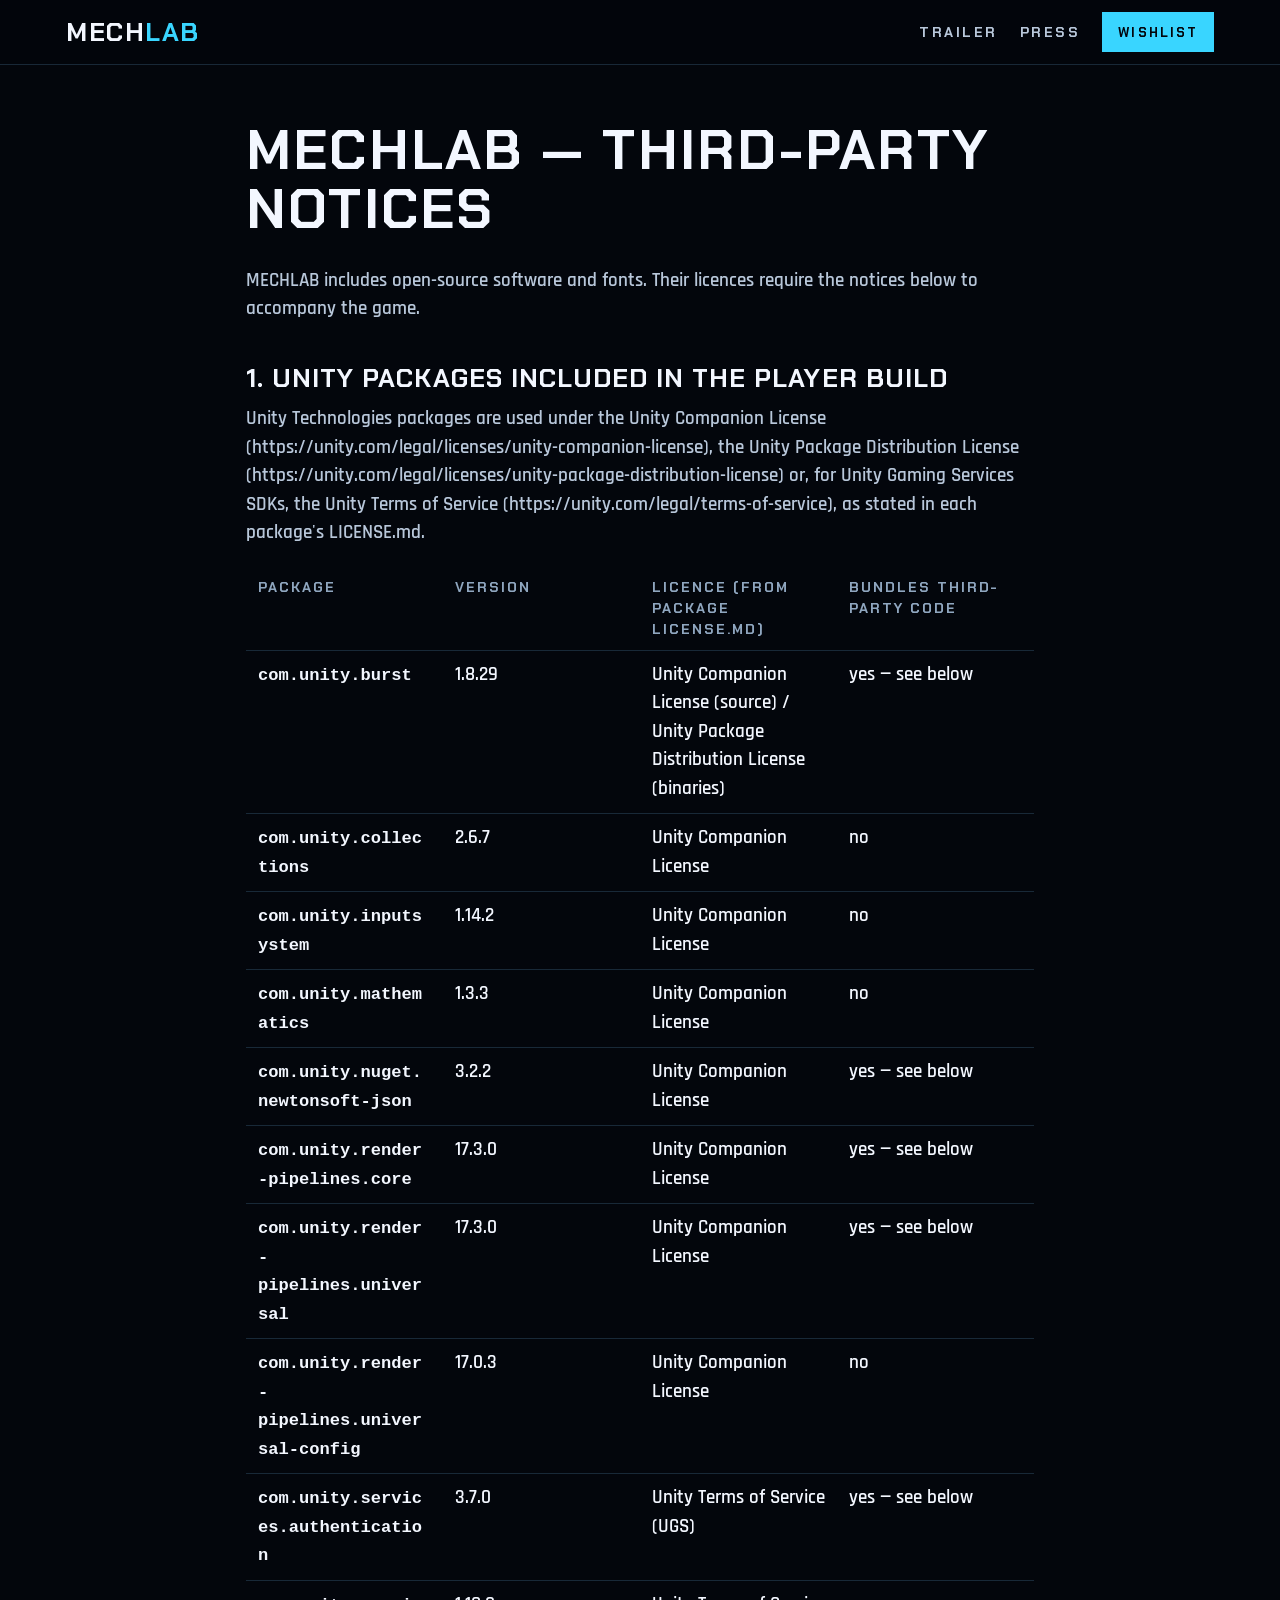
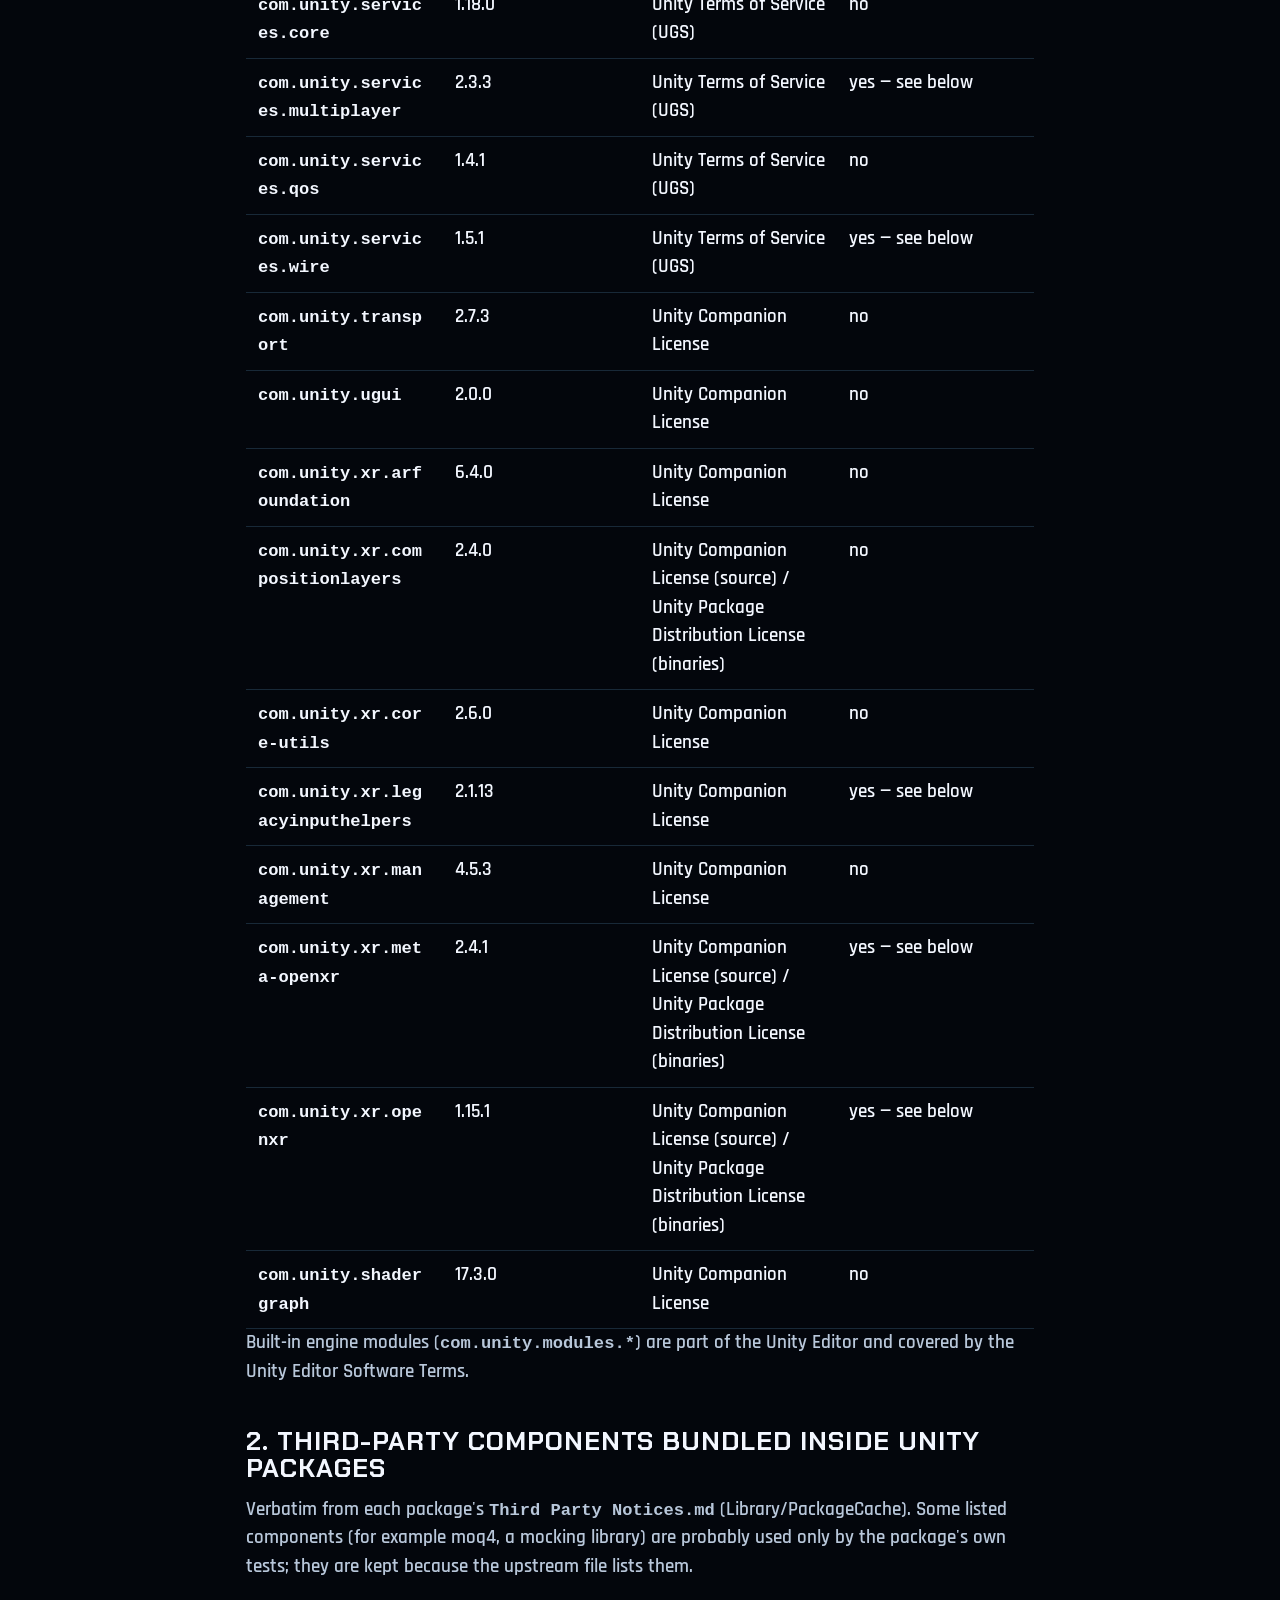
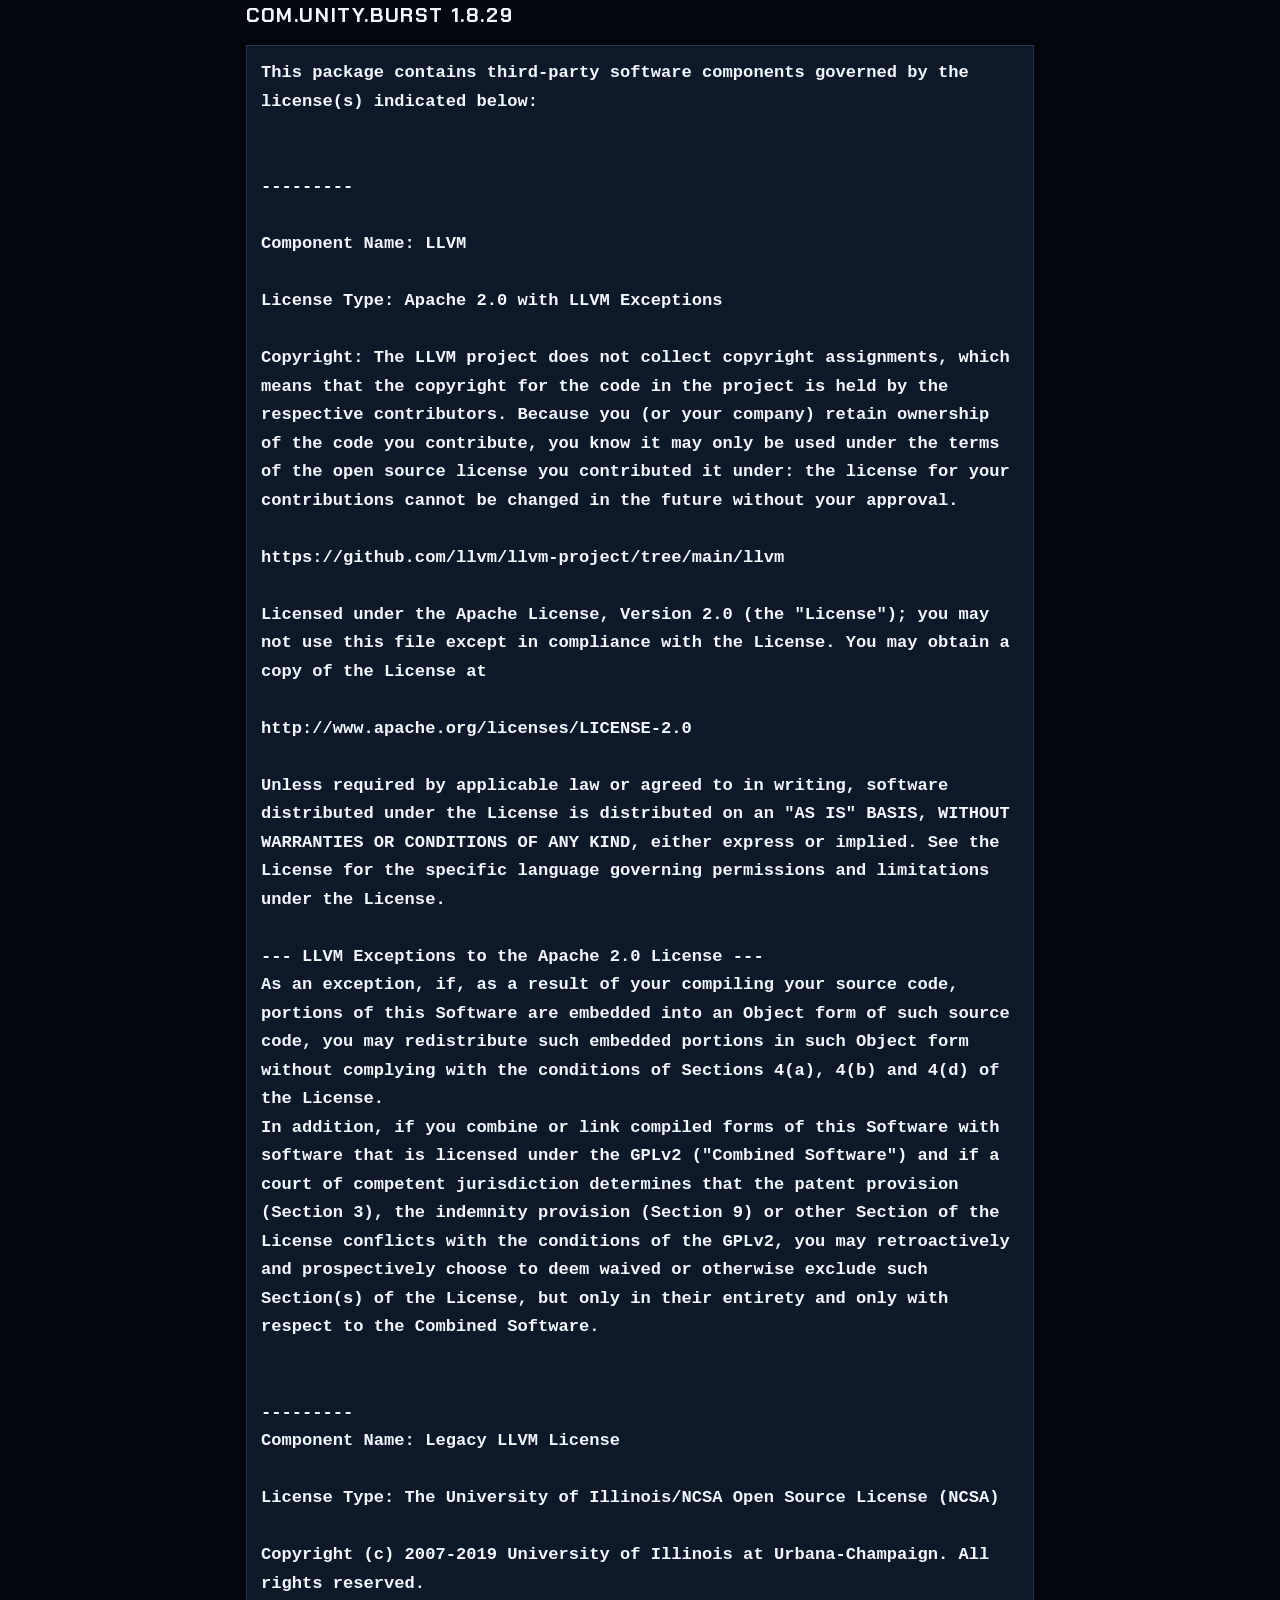
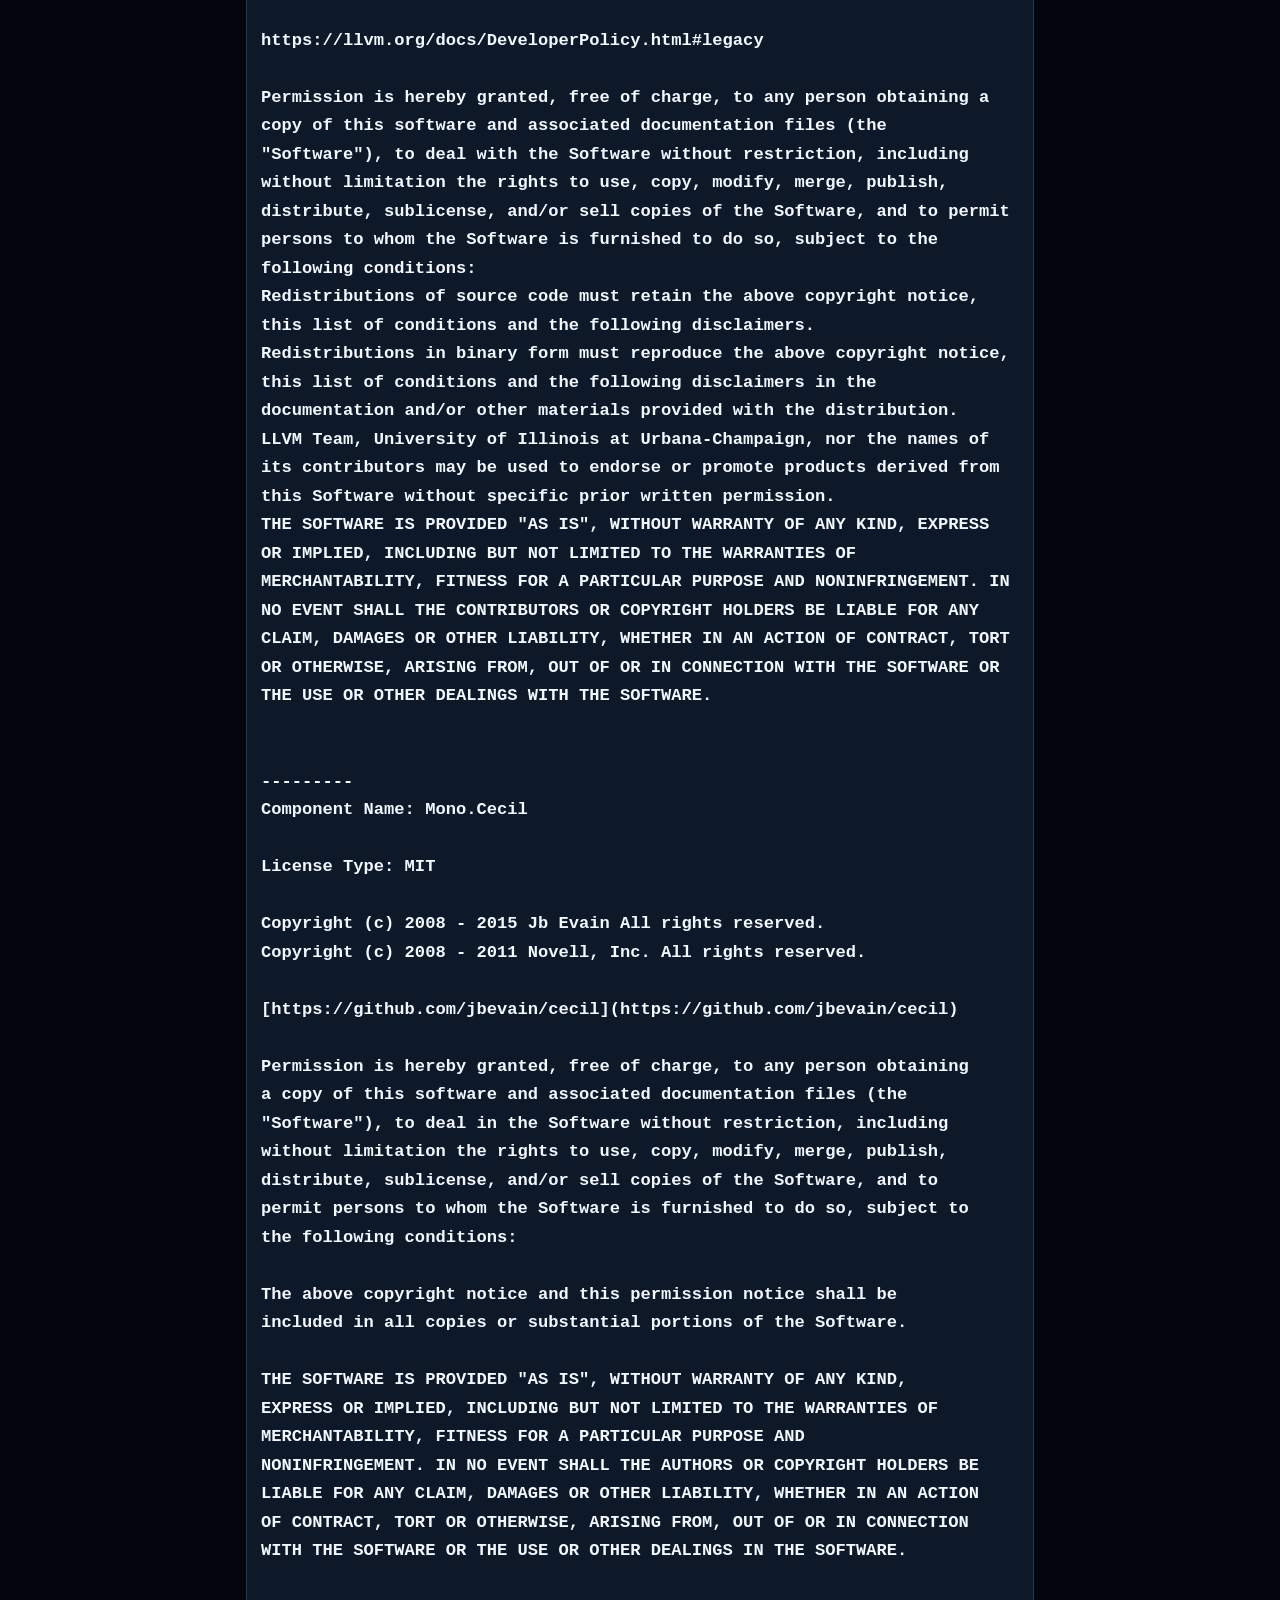
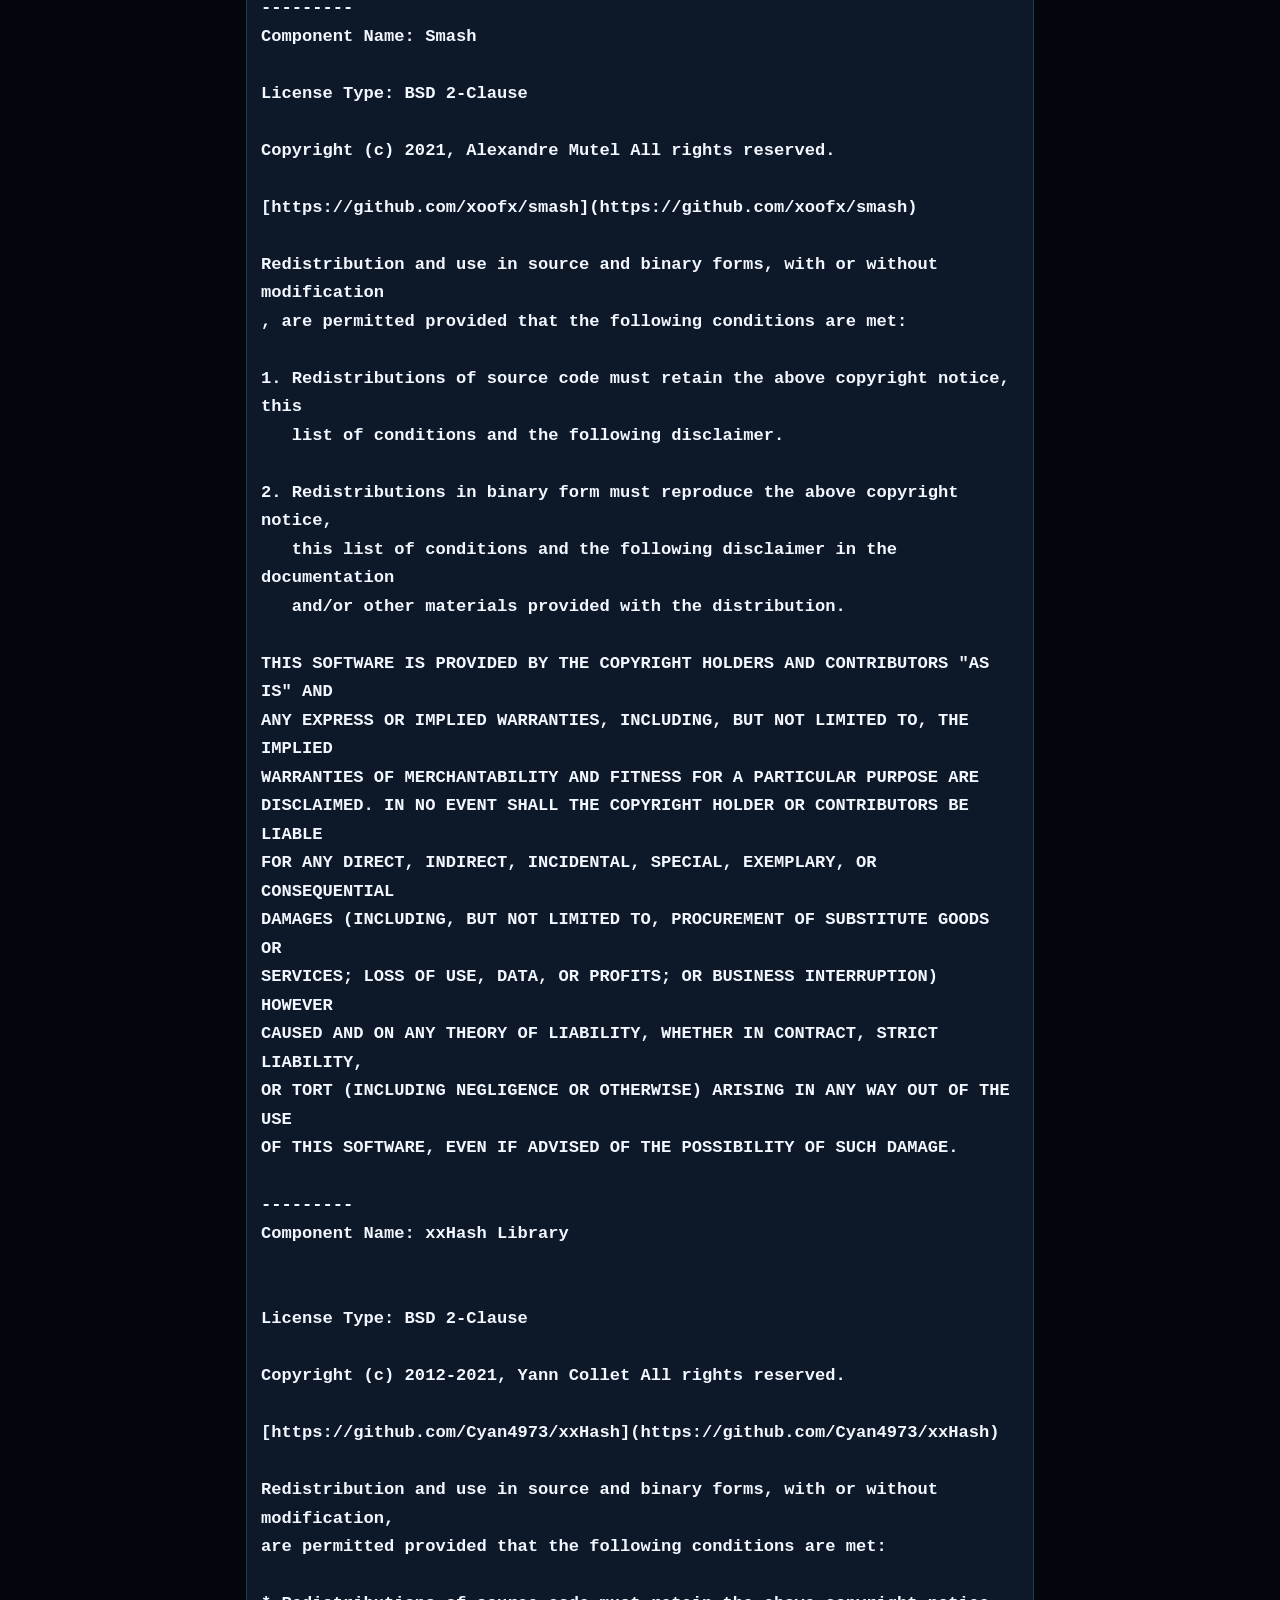
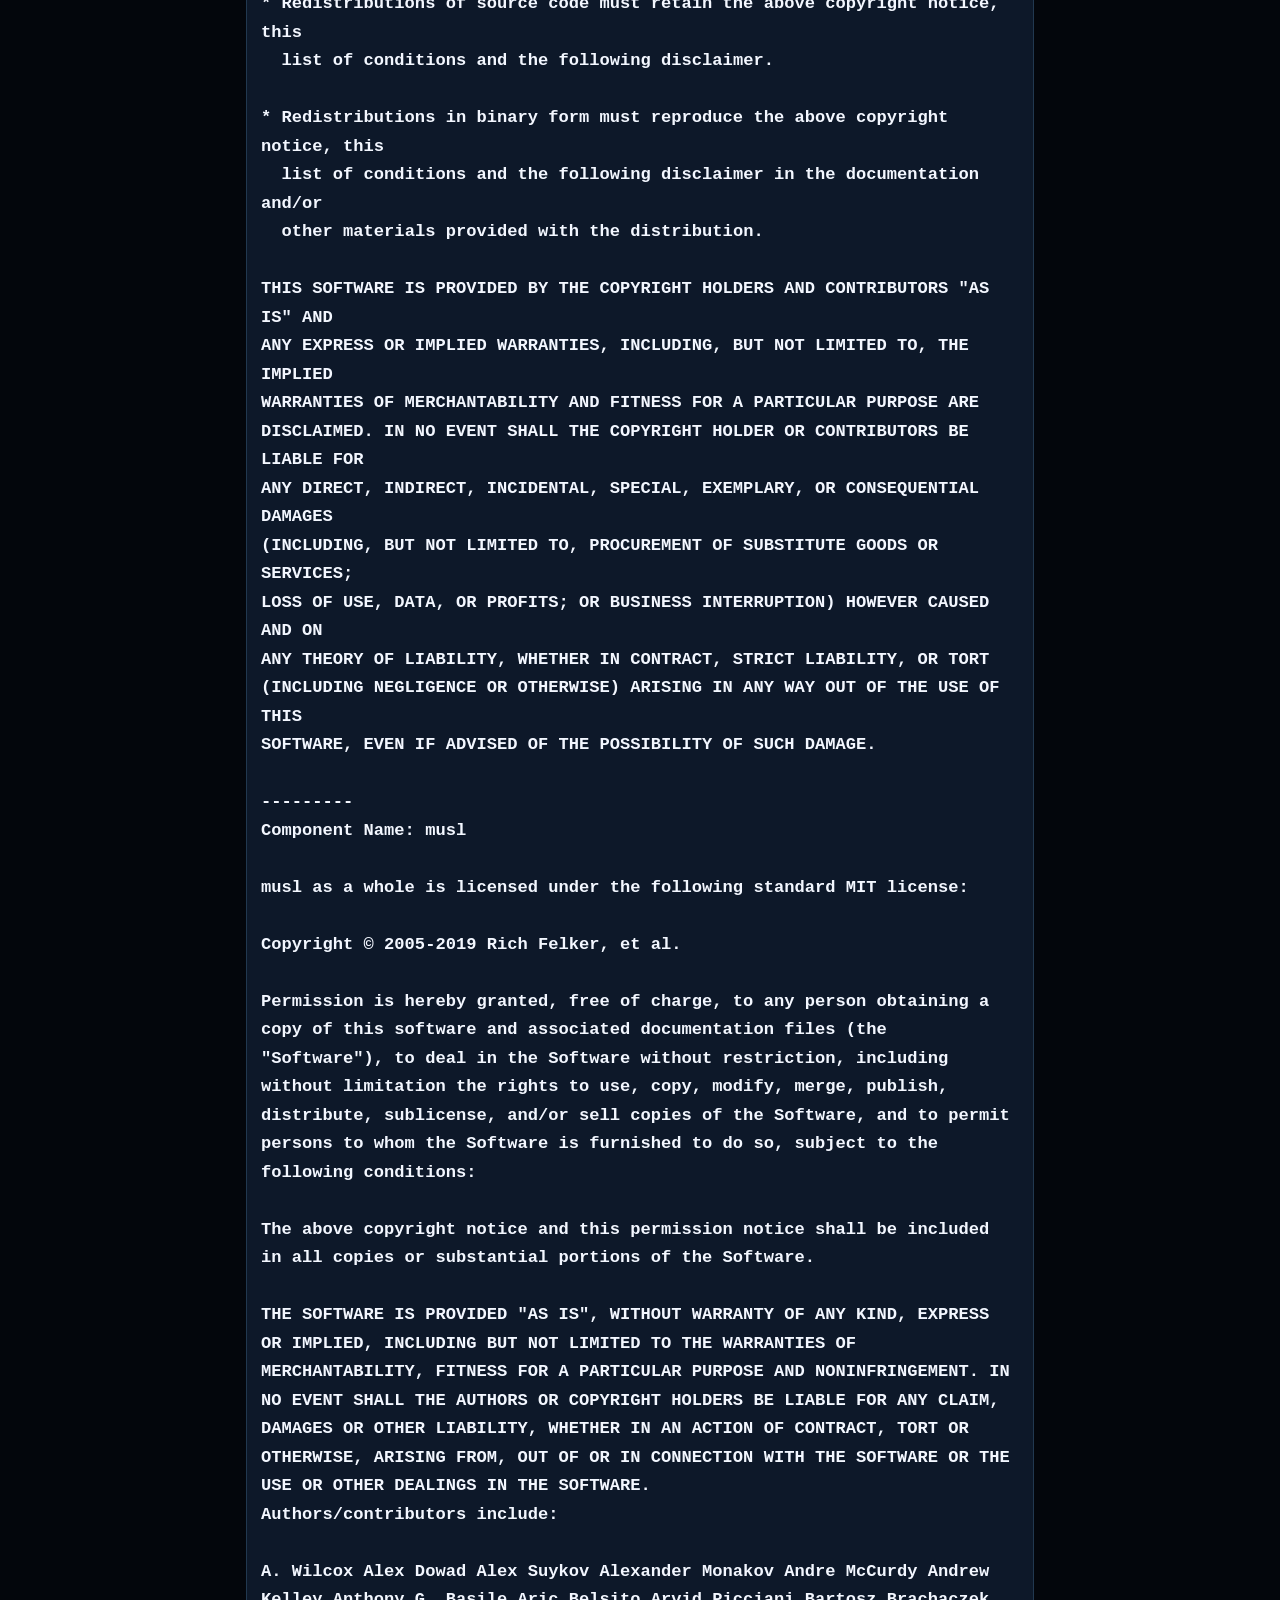
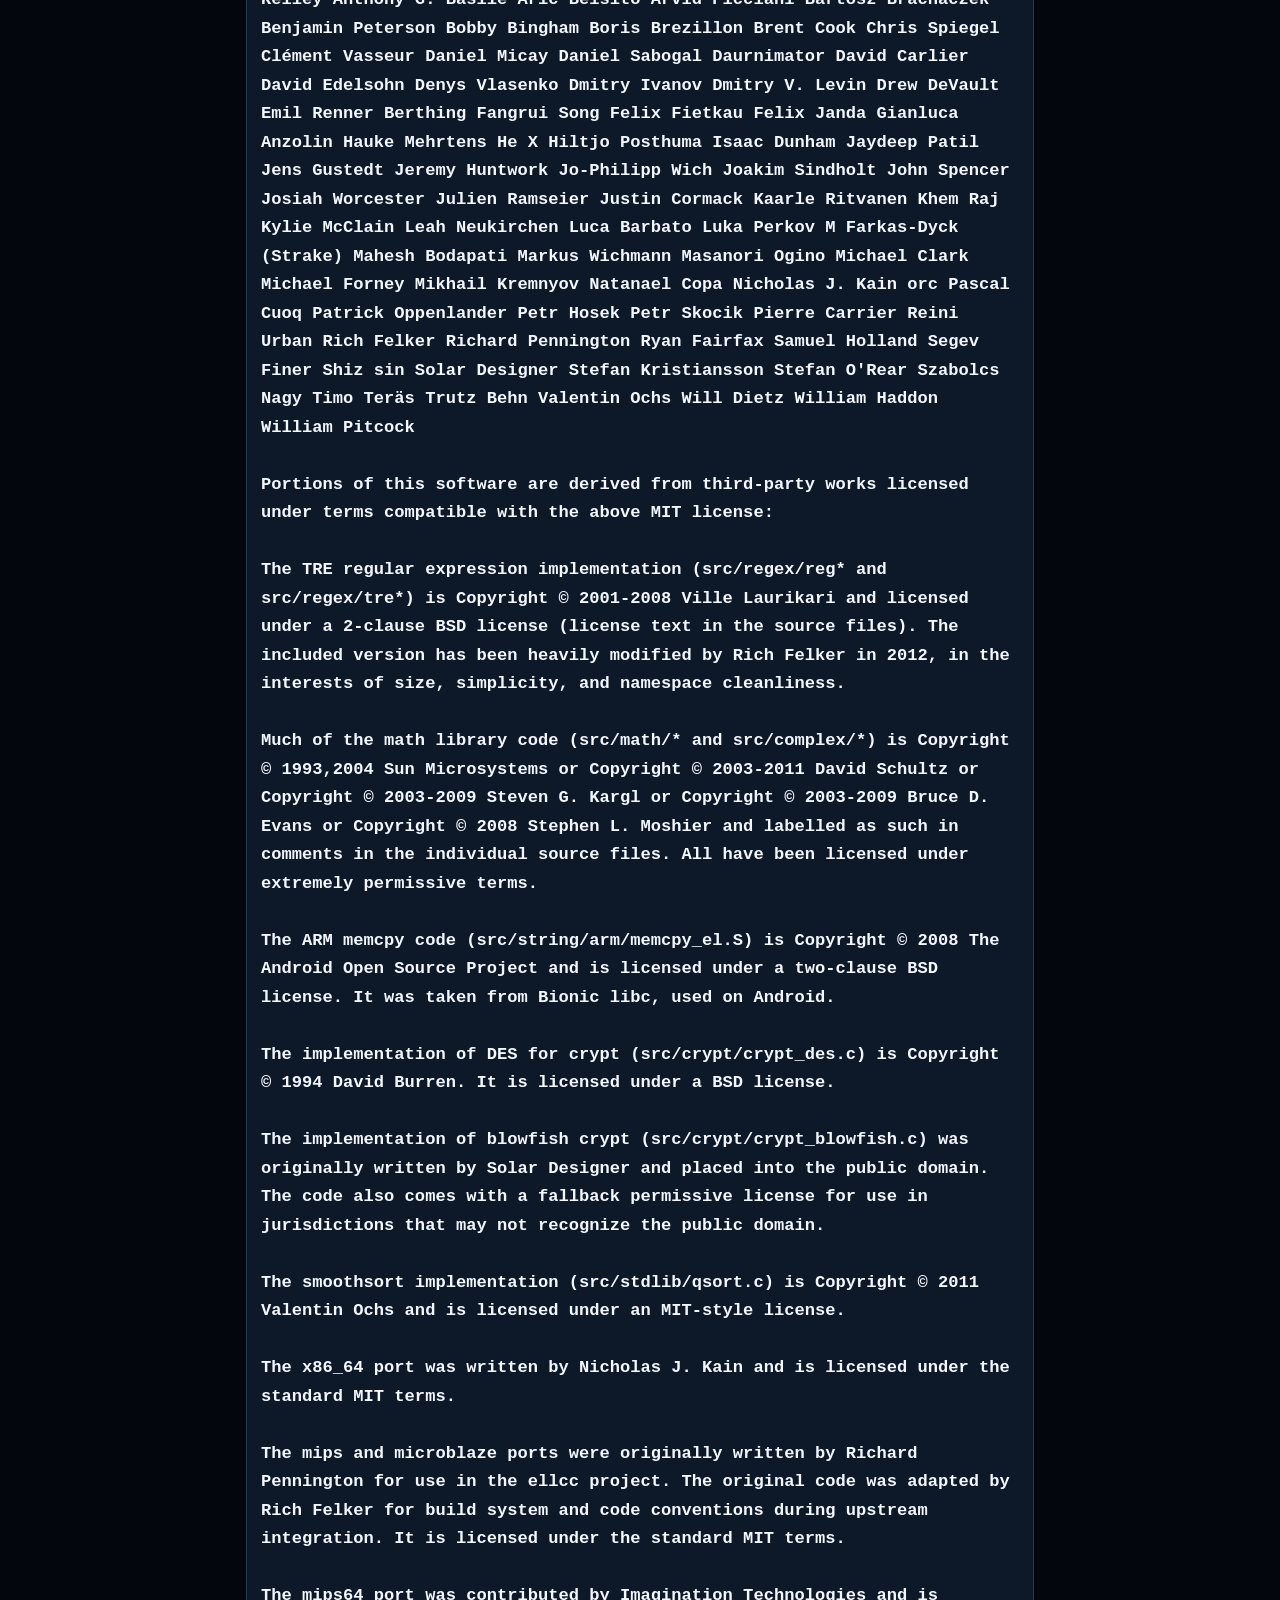
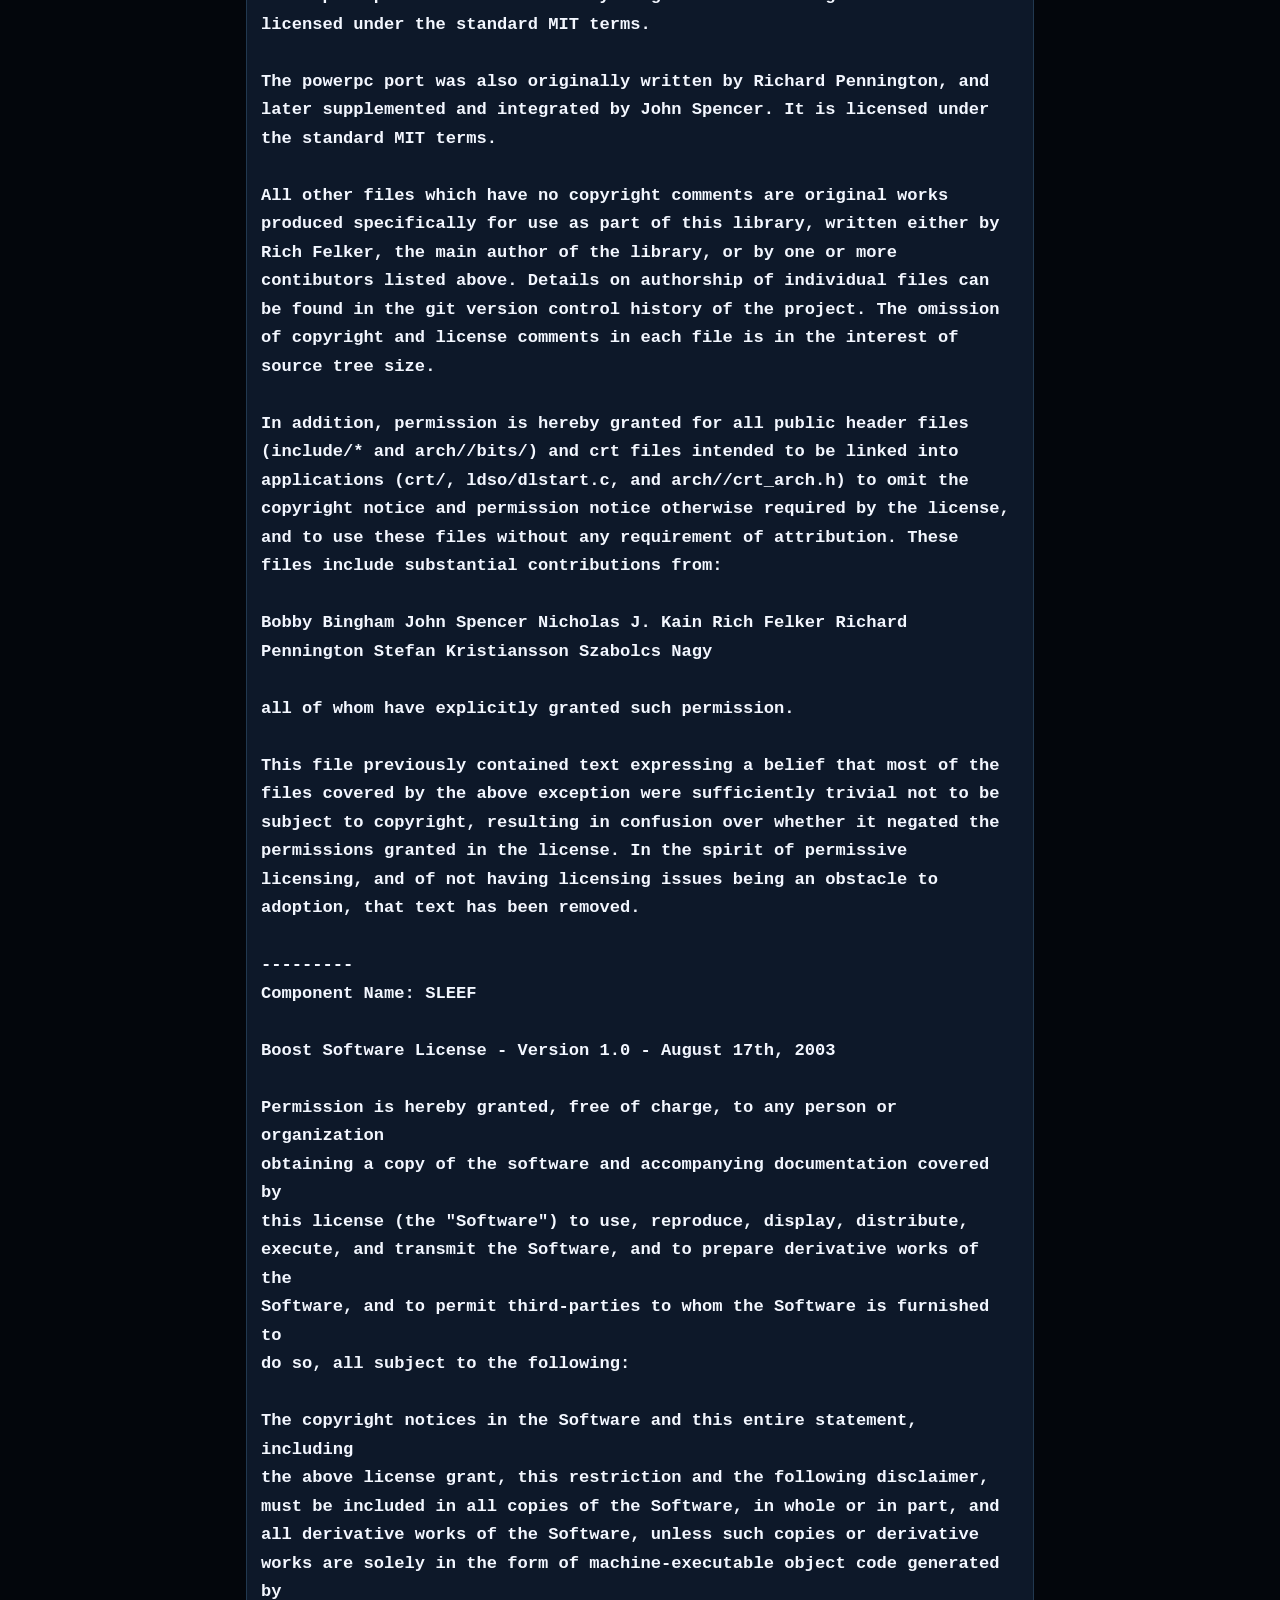
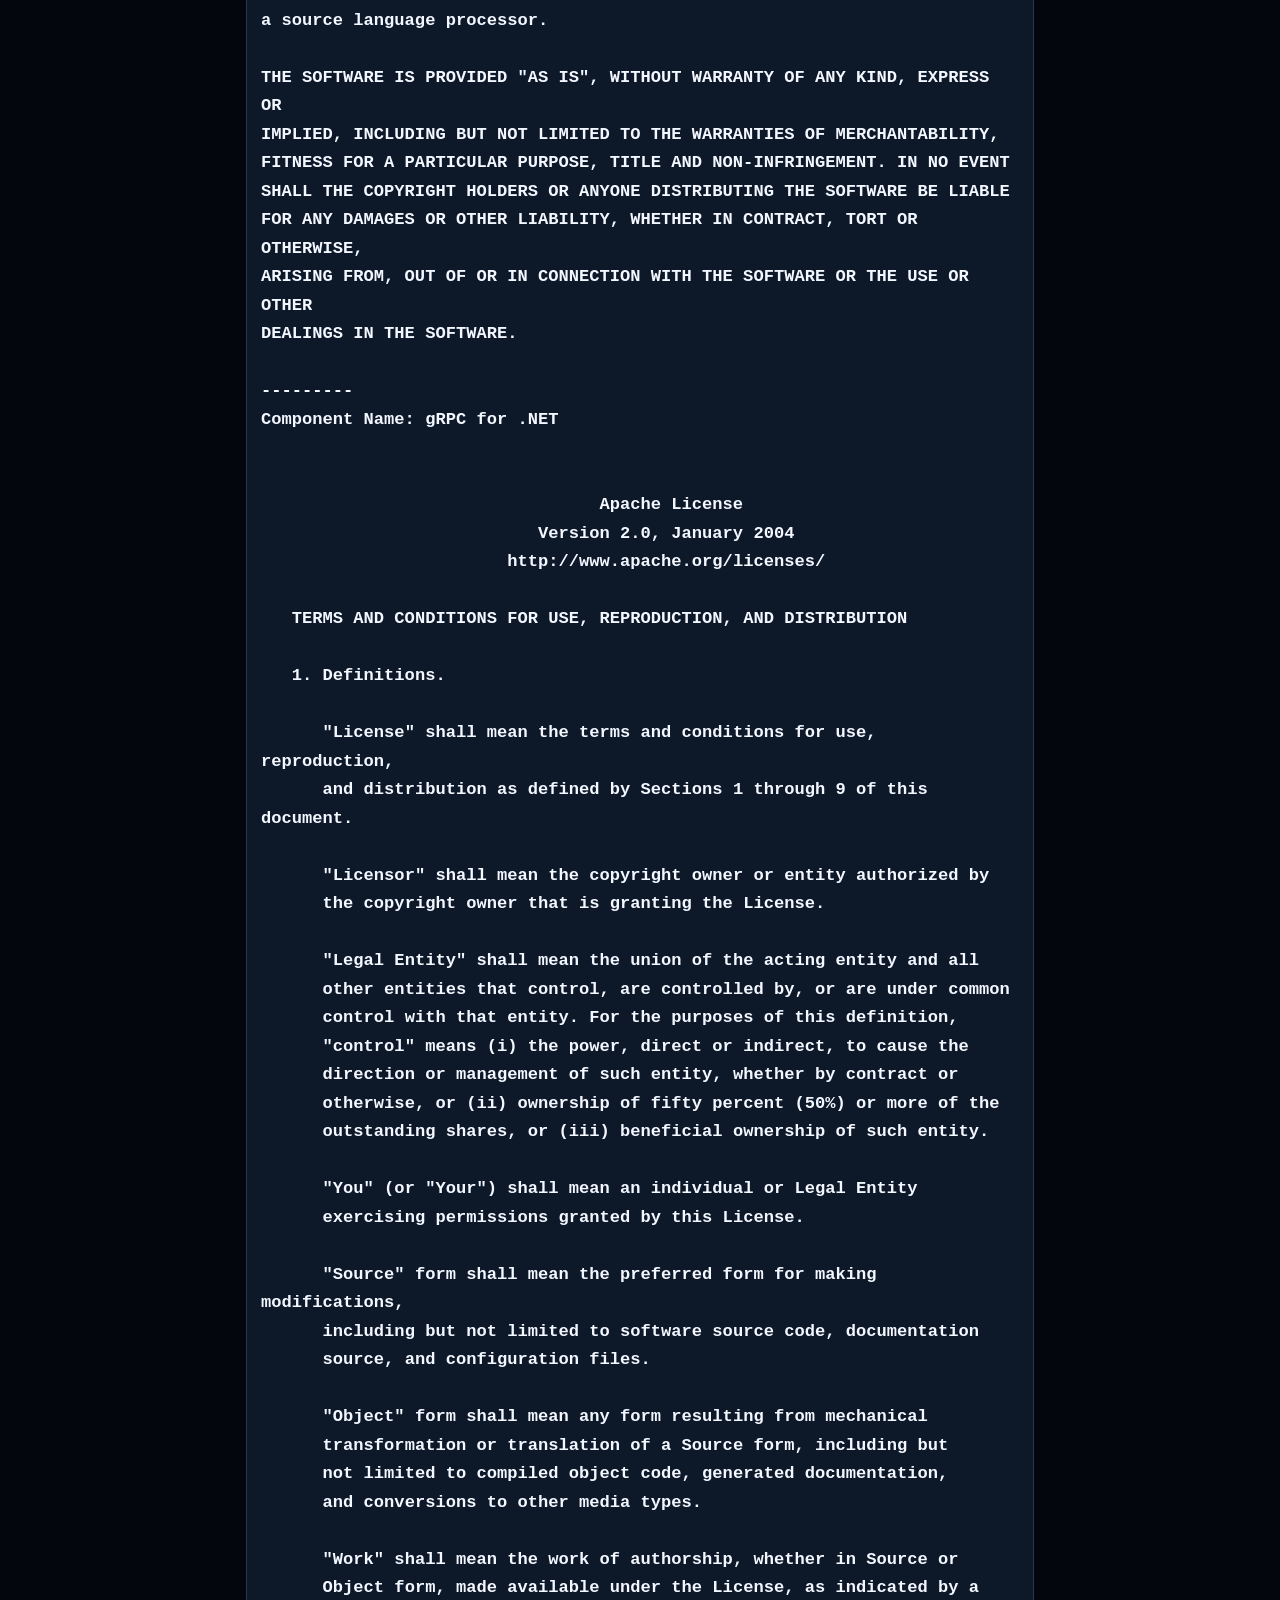
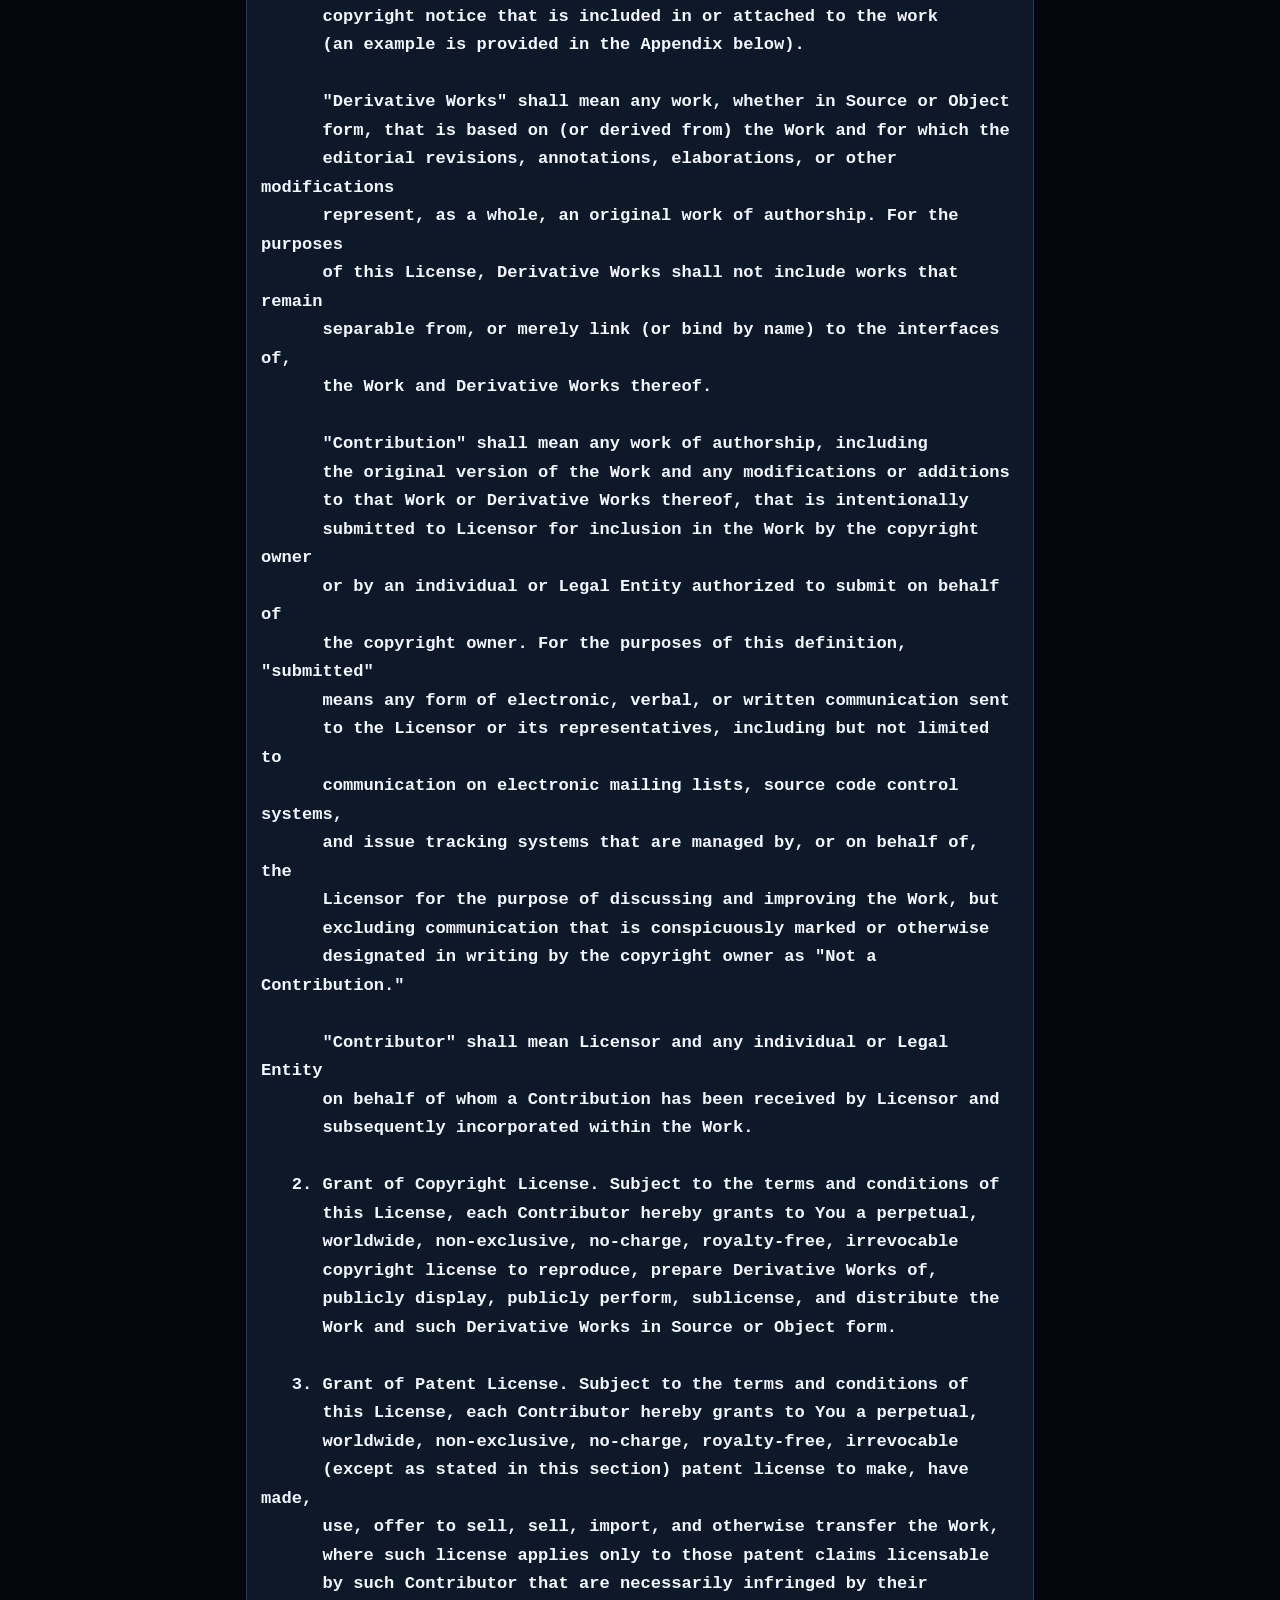
<file: notices/index.html>
<!doctype html>
<html lang="en">
<head>
<meta charset="utf-8">
<meta name="viewport" content="width=device-width, initial-scale=1">
<title>Third-party notices · MECHLAB</title>
<meta name="description" content="Open-source licences and notices for MECHLAB">
<link rel="icon" type="image/png" href="../media/art/icon-192.png">
<link rel="stylesheet" href="../assets/css/site.css">
</head>
<body>
<header class="top">
  <div class="wrap">
    <a class="brand" href="../">MECH<span>LAB</span></a>
    <nav class="nav" aria-label="Main">
      <a class="opt" href="../#trailer">Trailer</a>
      <a href="../press/">Press</a>
      <a class="btn small" href="https://www.meta.com/experiences/mechlab/1429033505408598/">Wishlist</a>
    </nav>
  </div>
</header>
<main class="doc">
<h1>MECHLAB — Third-party notices</h1>
<p>MECHLAB includes open-source software and fonts. Their licences require the notices below to accompany the game.</p>
<h2>1. Unity packages included in the player build</h2>
<p>Unity Technologies packages are used under the Unity Companion License (https://unity.com/legal/licenses/unity-companion-license), the Unity Package Distribution License (https://unity.com/legal/licenses/unity-package-distribution-license) or, for Unity Gaming Services SDKs, the Unity Terms of Service (https://unity.com/legal/terms-of-service), as stated in each package's LICENSE.md.</p>
<table>
<thead>
<tr>
<th>Package</th>
<th>Version</th>
<th>Licence (from package LICENSE.md)</th>
<th>Bundles third-party code</th>
</tr>
</thead>
<tbody>
<tr>
<td><code>com.unity.burst</code></td>
<td>1.8.29</td>
<td>Unity Companion License (source) / Unity Package Distribution License (binaries)</td>
<td>yes — see below</td>
</tr>
<tr>
<td><code>com.unity.collections</code></td>
<td>2.6.7</td>
<td>Unity Companion License</td>
<td>no</td>
</tr>
<tr>
<td><code>com.unity.inputsystem</code></td>
<td>1.14.2</td>
<td>Unity Companion License</td>
<td>no</td>
</tr>
<tr>
<td><code>com.unity.mathematics</code></td>
<td>1.3.3</td>
<td>Unity Companion License</td>
<td>no</td>
</tr>
<tr>
<td><code>com.unity.nuget.newtonsoft-json</code></td>
<td>3.2.2</td>
<td>Unity Companion License</td>
<td>yes — see below</td>
</tr>
<tr>
<td><code>com.unity.render-pipelines.core</code></td>
<td>17.3.0</td>
<td>Unity Companion License</td>
<td>yes — see below</td>
</tr>
<tr>
<td><code>com.unity.render-pipelines.universal</code></td>
<td>17.3.0</td>
<td>Unity Companion License</td>
<td>yes — see below</td>
</tr>
<tr>
<td><code>com.unity.render-pipelines.universal-config</code></td>
<td>17.0.3</td>
<td>Unity Companion License</td>
<td>no</td>
</tr>
<tr>
<td><code>com.unity.services.authentication</code></td>
<td>3.7.0</td>
<td>Unity Terms of Service (UGS)</td>
<td>yes — see below</td>
</tr>
<tr>
<td><code>com.unity.services.core</code></td>
<td>1.18.0</td>
<td>Unity Terms of Service (UGS)</td>
<td>no</td>
</tr>
<tr>
<td><code>com.unity.services.multiplayer</code></td>
<td>2.3.3</td>
<td>Unity Terms of Service (UGS)</td>
<td>yes — see below</td>
</tr>
<tr>
<td><code>com.unity.services.qos</code></td>
<td>1.4.1</td>
<td>Unity Terms of Service (UGS)</td>
<td>no</td>
</tr>
<tr>
<td><code>com.unity.services.wire</code></td>
<td>1.5.1</td>
<td>Unity Terms of Service (UGS)</td>
<td>yes — see below</td>
</tr>
<tr>
<td><code>com.unity.transport</code></td>
<td>2.7.3</td>
<td>Unity Companion License</td>
<td>no</td>
</tr>
<tr>
<td><code>com.unity.ugui</code></td>
<td>2.0.0</td>
<td>Unity Companion License</td>
<td>no</td>
</tr>
<tr>
<td><code>com.unity.xr.arfoundation</code></td>
<td>6.4.0</td>
<td>Unity Companion License</td>
<td>no</td>
</tr>
<tr>
<td><code>com.unity.xr.compositionlayers</code></td>
<td>2.4.0</td>
<td>Unity Companion License (source) / Unity Package Distribution License (binaries)</td>
<td>no</td>
</tr>
<tr>
<td><code>com.unity.xr.core-utils</code></td>
<td>2.6.0</td>
<td>Unity Companion License</td>
<td>no</td>
</tr>
<tr>
<td><code>com.unity.xr.legacyinputhelpers</code></td>
<td>2.1.13</td>
<td>Unity Companion License</td>
<td>yes — see below</td>
</tr>
<tr>
<td><code>com.unity.xr.management</code></td>
<td>4.5.3</td>
<td>Unity Companion License</td>
<td>no</td>
</tr>
<tr>
<td><code>com.unity.xr.meta-openxr</code></td>
<td>2.4.1</td>
<td>Unity Companion License (source) / Unity Package Distribution License (binaries)</td>
<td>yes — see below</td>
</tr>
<tr>
<td><code>com.unity.xr.openxr</code></td>
<td>1.15.1</td>
<td>Unity Companion License (source) / Unity Package Distribution License (binaries)</td>
<td>yes — see below</td>
</tr>
<tr>
<td><code>com.unity.shadergraph</code></td>
<td>17.3.0</td>
<td>Unity Companion License</td>
<td>no</td>
</tr>
</tbody>
</table>
<p>Built-in engine modules (<code>com.unity.modules.*</code>) are part of the Unity Editor and covered by the Unity Editor Software Terms.</p>
<h2>2. Third-party components bundled inside Unity packages</h2>
<p>Verbatim from each package's <code>Third Party Notices.md</code> (Library/PackageCache). Some listed components (for example moq4, a mocking library) are probably used only by the package's own tests; they are kept because the upstream file lists them.</p>
<h3>com.unity.burst 1.8.29</h3>
<pre><code class="language-text">This package contains third-party software components governed by the license(s) indicated below:


---------

Component Name: LLVM

License Type: Apache 2.0 with LLVM Exceptions

Copyright: The LLVM project does not collect copyright assignments, which means that the copyright for the code in the project is held by the respective contributors. Because you (or your company) retain ownership of the code you contribute, you know it may only be used under the terms of the open source license you contributed it under: the license for your contributions cannot be changed in the future without your approval.

https://github.com/llvm/llvm-project/tree/main/llvm

Licensed under the Apache License, Version 2.0 (the &quot;License&quot;); you may not use this file except in compliance with the License. You may obtain a copy of the License at

http://www.apache.org/licenses/LICENSE-2.0

Unless required by applicable law or agreed to in writing, software distributed under the License is distributed on an &quot;AS IS&quot; BASIS, WITHOUT WARRANTIES OR CONDITIONS OF ANY KIND, either express or implied. See the License for the specific language governing permissions and limitations under the License.

--- LLVM Exceptions to the Apache 2.0 License ---  
As an exception, if, as a result of your compiling your source code, portions of this Software are embedded into an Object form of such source code, you may redistribute such embedded portions in such Object form without complying with the conditions of Sections 4(a), 4(b) and 4(d) of the License.
In addition, if you combine or link compiled forms of this Software with software that is licensed under the GPLv2 (&quot;Combined Software&quot;) and if a court of competent jurisdiction determines that the patent provision (Section 3), the indemnity provision (Section 9) or other Section of the License conflicts with the conditions of the GPLv2, you may retroactively and prospectively choose to deem waived or otherwise exclude such Section(s) of the License, but only in their entirety and only with respect to the Combined Software.


---------
Component Name: Legacy LLVM License

License Type: The University of Illinois/NCSA Open Source License (NCSA)

Copyright (c) 2007-2019 University of Illinois at Urbana-Champaign. All rights reserved.

https://llvm.org/docs/DeveloperPolicy.html#legacy

Permission is hereby granted, free of charge, to any person obtaining a copy of this software and associated documentation files (the &quot;Software&quot;), to deal with the Software without restriction, including without limitation the rights to use, copy, modify, merge, publish, distribute, sublicense, and/or sell copies of the Software, and to permit persons to whom the Software is furnished to do so, subject to the following conditions:
Redistributions of source code must retain the above copyright notice, this list of conditions and the following disclaimers.
Redistributions in binary form must reproduce the above copyright notice, this list of conditions and the following disclaimers in the documentation and/or other materials provided with the distribution.
LLVM Team, University of Illinois at Urbana-Champaign, nor the names of its contributors may be used to endorse or promote products derived from this Software without specific prior written permission.
THE SOFTWARE IS PROVIDED &quot;AS IS&quot;, WITHOUT WARRANTY OF ANY KIND, EXPRESS OR IMPLIED, INCLUDING BUT NOT LIMITED TO THE WARRANTIES OF MERCHANTABILITY, FITNESS FOR A PARTICULAR PURPOSE AND NONINFRINGEMENT. IN NO EVENT SHALL THE CONTRIBUTORS OR COPYRIGHT HOLDERS BE LIABLE FOR ANY CLAIM, DAMAGES OR OTHER LIABILITY, WHETHER IN AN ACTION OF CONTRACT, TORT OR OTHERWISE, ARISING FROM, OUT OF OR IN CONNECTION WITH THE SOFTWARE OR THE USE OR OTHER DEALINGS WITH THE SOFTWARE.


---------
Component Name: Mono.Cecil

License Type: MIT

Copyright (c) 2008 - 2015 Jb Evain All rights reserved.
Copyright (c) 2008 - 2011 Novell, Inc. All rights reserved.

[https://github.com/jbevain/cecil](https://github.com/jbevain/cecil)

Permission is hereby granted, free of charge, to any person obtaining
a copy of this software and associated documentation files (the
&quot;Software&quot;), to deal in the Software without restriction, including
without limitation the rights to use, copy, modify, merge, publish,
distribute, sublicense, and/or sell copies of the Software, and to
permit persons to whom the Software is furnished to do so, subject to
the following conditions:

The above copyright notice and this permission notice shall be
included in all copies or substantial portions of the Software.

THE SOFTWARE IS PROVIDED &quot;AS IS&quot;, WITHOUT WARRANTY OF ANY KIND,
EXPRESS OR IMPLIED, INCLUDING BUT NOT LIMITED TO THE WARRANTIES OF
MERCHANTABILITY, FITNESS FOR A PARTICULAR PURPOSE AND
NONINFRINGEMENT. IN NO EVENT SHALL THE AUTHORS OR COPYRIGHT HOLDERS BE
LIABLE FOR ANY CLAIM, DAMAGES OR OTHER LIABILITY, WHETHER IN AN ACTION
OF CONTRACT, TORT OR OTHERWISE, ARISING FROM, OUT OF OR IN CONNECTION
WITH THE SOFTWARE OR THE USE OR OTHER DEALINGS IN THE SOFTWARE.

---------
Component Name: Smash

License Type: BSD 2-Clause

Copyright (c) 2021, Alexandre Mutel All rights reserved.

[https://github.com/xoofx/smash](https://github.com/xoofx/smash)

Redistribution and use in source and binary forms, with or without modification
, are permitted provided that the following conditions are met:

1. Redistributions of source code must retain the above copyright notice, this 
   list of conditions and the following disclaimer.

2. Redistributions in binary form must reproduce the above copyright notice, 
   this list of conditions and the following disclaimer in the documentation 
   and/or other materials provided with the distribution.

THIS SOFTWARE IS PROVIDED BY THE COPYRIGHT HOLDERS AND CONTRIBUTORS &quot;AS IS&quot; AND 
ANY EXPRESS OR IMPLIED WARRANTIES, INCLUDING, BUT NOT LIMITED TO, THE IMPLIED 
WARRANTIES OF MERCHANTABILITY AND FITNESS FOR A PARTICULAR PURPOSE ARE 
DISCLAIMED. IN NO EVENT SHALL THE COPYRIGHT HOLDER OR CONTRIBUTORS BE LIABLE
FOR ANY DIRECT, INDIRECT, INCIDENTAL, SPECIAL, EXEMPLARY, OR CONSEQUENTIAL 
DAMAGES (INCLUDING, BUT NOT LIMITED TO, PROCUREMENT OF SUBSTITUTE GOODS OR 
SERVICES; LOSS OF USE, DATA, OR PROFITS; OR BUSINESS INTERRUPTION) HOWEVER 
CAUSED AND ON ANY THEORY OF LIABILITY, WHETHER IN CONTRACT, STRICT LIABILITY,
OR TORT (INCLUDING NEGLIGENCE OR OTHERWISE) ARISING IN ANY WAY OUT OF THE USE 
OF THIS SOFTWARE, EVEN IF ADVISED OF THE POSSIBILITY OF SUCH DAMAGE.

---------
Component Name: xxHash Library


License Type: BSD 2-Clause

Copyright (c) 2012-2021, Yann Collet All rights reserved.

[https://github.com/Cyan4973/xxHash](https://github.com/Cyan4973/xxHash)

Redistribution and use in source and binary forms, with or without modification,
are permitted provided that the following conditions are met:

* Redistributions of source code must retain the above copyright notice, this
  list of conditions and the following disclaimer.

* Redistributions in binary form must reproduce the above copyright notice, this
  list of conditions and the following disclaimer in the documentation and/or
  other materials provided with the distribution.

THIS SOFTWARE IS PROVIDED BY THE COPYRIGHT HOLDERS AND CONTRIBUTORS &quot;AS IS&quot; AND
ANY EXPRESS OR IMPLIED WARRANTIES, INCLUDING, BUT NOT LIMITED TO, THE IMPLIED
WARRANTIES OF MERCHANTABILITY AND FITNESS FOR A PARTICULAR PURPOSE ARE
DISCLAIMED. IN NO EVENT SHALL THE COPYRIGHT HOLDER OR CONTRIBUTORS BE LIABLE FOR
ANY DIRECT, INDIRECT, INCIDENTAL, SPECIAL, EXEMPLARY, OR CONSEQUENTIAL DAMAGES
(INCLUDING, BUT NOT LIMITED TO, PROCUREMENT OF SUBSTITUTE GOODS OR SERVICES;
LOSS OF USE, DATA, OR PROFITS; OR BUSINESS INTERRUPTION) HOWEVER CAUSED AND ON
ANY THEORY OF LIABILITY, WHETHER IN CONTRACT, STRICT LIABILITY, OR TORT
(INCLUDING NEGLIGENCE OR OTHERWISE) ARISING IN ANY WAY OUT OF THE USE OF THIS
SOFTWARE, EVEN IF ADVISED OF THE POSSIBILITY OF SUCH DAMAGE.

---------
Component Name: musl

musl as a whole is licensed under the following standard MIT license:

Copyright © 2005-2019 Rich Felker, et al.

Permission is hereby granted, free of charge, to any person obtaining a copy of this software and associated documentation files (the &quot;Software&quot;), to deal in the Software without restriction, including without limitation the rights to use, copy, modify, merge, publish, distribute, sublicense, and/or sell copies of the Software, and to permit persons to whom the Software is furnished to do so, subject to the following conditions:

The above copyright notice and this permission notice shall be included in all copies or substantial portions of the Software.

THE SOFTWARE IS PROVIDED &quot;AS IS&quot;, WITHOUT WARRANTY OF ANY KIND, EXPRESS OR IMPLIED, INCLUDING BUT NOT LIMITED TO THE WARRANTIES OF MERCHANTABILITY, FITNESS FOR A PARTICULAR PURPOSE AND NONINFRINGEMENT. IN NO EVENT SHALL THE AUTHORS OR COPYRIGHT HOLDERS BE LIABLE FOR ANY CLAIM, DAMAGES OR OTHER LIABILITY, WHETHER IN AN ACTION OF CONTRACT, TORT OR OTHERWISE, ARISING FROM, OUT OF OR IN CONNECTION WITH THE SOFTWARE OR THE USE OR OTHER DEALINGS IN THE SOFTWARE.
Authors/contributors include:

A. Wilcox Alex Dowad Alex Suykov Alexander Monakov Andre McCurdy Andrew Kelley Anthony G. Basile Aric Belsito Arvid Picciani Bartosz Brachaczek Benjamin Peterson Bobby Bingham Boris Brezillon Brent Cook Chris Spiegel Clément Vasseur Daniel Micay Daniel Sabogal Daurnimator David Carlier David Edelsohn Denys Vlasenko Dmitry Ivanov Dmitry V. Levin Drew DeVault Emil Renner Berthing Fangrui Song Felix Fietkau Felix Janda Gianluca Anzolin Hauke Mehrtens He X Hiltjo Posthuma Isaac Dunham Jaydeep Patil Jens Gustedt Jeremy Huntwork Jo-Philipp Wich Joakim Sindholt John Spencer Josiah Worcester Julien Ramseier Justin Cormack Kaarle Ritvanen Khem Raj Kylie McClain Leah Neukirchen Luca Barbato Luka Perkov M Farkas-Dyck (Strake) Mahesh Bodapati Markus Wichmann Masanori Ogino Michael Clark Michael Forney Mikhail Kremnyov Natanael Copa Nicholas J. Kain orc Pascal Cuoq Patrick Oppenlander Petr Hosek Petr Skocik Pierre Carrier Reini Urban Rich Felker Richard Pennington Ryan Fairfax Samuel Holland Segev Finer Shiz sin Solar Designer Stefan Kristiansson Stefan O'Rear Szabolcs Nagy Timo Teräs Trutz Behn Valentin Ochs Will Dietz William Haddon William Pitcock

Portions of this software are derived from third-party works licensed under terms compatible with the above MIT license:

The TRE regular expression implementation (src/regex/reg* and src/regex/tre*) is Copyright © 2001-2008 Ville Laurikari and licensed under a 2-clause BSD license (license text in the source files). The included version has been heavily modified by Rich Felker in 2012, in the interests of size, simplicity, and namespace cleanliness.

Much of the math library code (src/math/* and src/complex/*) is Copyright © 1993,2004 Sun Microsystems or Copyright © 2003-2011 David Schultz or Copyright © 2003-2009 Steven G. Kargl or Copyright © 2003-2009 Bruce D. Evans or Copyright © 2008 Stephen L. Moshier and labelled as such in comments in the individual source files. All have been licensed under extremely permissive terms.

The ARM memcpy code (src/string/arm/memcpy_el.S) is Copyright © 2008 The Android Open Source Project and is licensed under a two-clause BSD license. It was taken from Bionic libc, used on Android.

The implementation of DES for crypt (src/crypt/crypt_des.c) is Copyright © 1994 David Burren. It is licensed under a BSD license.

The implementation of blowfish crypt (src/crypt/crypt_blowfish.c) was originally written by Solar Designer and placed into the public domain. The code also comes with a fallback permissive license for use in jurisdictions that may not recognize the public domain.

The smoothsort implementation (src/stdlib/qsort.c) is Copyright © 2011 Valentin Ochs and is licensed under an MIT-style license.

The x86_64 port was written by Nicholas J. Kain and is licensed under the standard MIT terms.

The mips and microblaze ports were originally written by Richard Pennington for use in the ellcc project. The original code was adapted by Rich Felker for build system and code conventions during upstream integration. It is licensed under the standard MIT terms.

The mips64 port was contributed by Imagination Technologies and is licensed under the standard MIT terms.

The powerpc port was also originally written by Richard Pennington, and later supplemented and integrated by John Spencer. It is licensed under the standard MIT terms.

All other files which have no copyright comments are original works produced specifically for use as part of this library, written either by Rich Felker, the main author of the library, or by one or more contibutors listed above. Details on authorship of individual files can be found in the git version control history of the project. The omission of copyright and license comments in each file is in the interest of source tree size.

In addition, permission is hereby granted for all public header files (include/* and arch//bits/) and crt files intended to be linked into applications (crt/, ldso/dlstart.c, and arch//crt_arch.h) to omit the copyright notice and permission notice otherwise required by the license, and to use these files without any requirement of attribution. These files include substantial contributions from:

Bobby Bingham John Spencer Nicholas J. Kain Rich Felker Richard Pennington Stefan Kristiansson Szabolcs Nagy

all of whom have explicitly granted such permission.

This file previously contained text expressing a belief that most of the files covered by the above exception were sufficiently trivial not to be subject to copyright, resulting in confusion over whether it negated the permissions granted in the license. In the spirit of permissive licensing, and of not having licensing issues being an obstacle to adoption, that text has been removed.

---------
Component Name: SLEEF

Boost Software License - Version 1.0 - August 17th, 2003

Permission is hereby granted, free of charge, to any person or organization
obtaining a copy of the software and accompanying documentation covered by
this license (the &quot;Software&quot;) to use, reproduce, display, distribute,
execute, and transmit the Software, and to prepare derivative works of the
Software, and to permit third-parties to whom the Software is furnished to
do so, all subject to the following:

The copyright notices in the Software and this entire statement, including
the above license grant, this restriction and the following disclaimer,
must be included in all copies of the Software, in whole or in part, and
all derivative works of the Software, unless such copies or derivative
works are solely in the form of machine-executable object code generated by
a source language processor.

THE SOFTWARE IS PROVIDED &quot;AS IS&quot;, WITHOUT WARRANTY OF ANY KIND, EXPRESS OR
IMPLIED, INCLUDING BUT NOT LIMITED TO THE WARRANTIES OF MERCHANTABILITY,
FITNESS FOR A PARTICULAR PURPOSE, TITLE AND NON-INFRINGEMENT. IN NO EVENT
SHALL THE COPYRIGHT HOLDERS OR ANYONE DISTRIBUTING THE SOFTWARE BE LIABLE
FOR ANY DAMAGES OR OTHER LIABILITY, WHETHER IN CONTRACT, TORT OR OTHERWISE,
ARISING FROM, OUT OF OR IN CONNECTION WITH THE SOFTWARE OR THE USE OR OTHER
DEALINGS IN THE SOFTWARE.

---------
Component Name: gRPC for .NET


                                 Apache License
                           Version 2.0, January 2004
                        http://www.apache.org/licenses/

   TERMS AND CONDITIONS FOR USE, REPRODUCTION, AND DISTRIBUTION

   1. Definitions.

      &quot;License&quot; shall mean the terms and conditions for use, reproduction,
      and distribution as defined by Sections 1 through 9 of this document.

      &quot;Licensor&quot; shall mean the copyright owner or entity authorized by
      the copyright owner that is granting the License.

      &quot;Legal Entity&quot; shall mean the union of the acting entity and all
      other entities that control, are controlled by, or are under common
      control with that entity. For the purposes of this definition,
      &quot;control&quot; means (i) the power, direct or indirect, to cause the
      direction or management of such entity, whether by contract or
      otherwise, or (ii) ownership of fifty percent (50%) or more of the
      outstanding shares, or (iii) beneficial ownership of such entity.

      &quot;You&quot; (or &quot;Your&quot;) shall mean an individual or Legal Entity
      exercising permissions granted by this License.

      &quot;Source&quot; form shall mean the preferred form for making modifications,
      including but not limited to software source code, documentation
      source, and configuration files.

      &quot;Object&quot; form shall mean any form resulting from mechanical
      transformation or translation of a Source form, including but
      not limited to compiled object code, generated documentation,
      and conversions to other media types.

      &quot;Work&quot; shall mean the work of authorship, whether in Source or
      Object form, made available under the License, as indicated by a
      copyright notice that is included in or attached to the work
      (an example is provided in the Appendix below).

      &quot;Derivative Works&quot; shall mean any work, whether in Source or Object
      form, that is based on (or derived from) the Work and for which the
      editorial revisions, annotations, elaborations, or other modifications
      represent, as a whole, an original work of authorship. For the purposes
      of this License, Derivative Works shall not include works that remain
      separable from, or merely link (or bind by name) to the interfaces of,
      the Work and Derivative Works thereof.

      &quot;Contribution&quot; shall mean any work of authorship, including
      the original version of the Work and any modifications or additions
      to that Work or Derivative Works thereof, that is intentionally
      submitted to Licensor for inclusion in the Work by the copyright owner
      or by an individual or Legal Entity authorized to submit on behalf of
      the copyright owner. For the purposes of this definition, &quot;submitted&quot;
      means any form of electronic, verbal, or written communication sent
      to the Licensor or its representatives, including but not limited to
      communication on electronic mailing lists, source code control systems,
      and issue tracking systems that are managed by, or on behalf of, the
      Licensor for the purpose of discussing and improving the Work, but
      excluding communication that is conspicuously marked or otherwise
      designated in writing by the copyright owner as &quot;Not a Contribution.&quot;

      &quot;Contributor&quot; shall mean Licensor and any individual or Legal Entity
      on behalf of whom a Contribution has been received by Licensor and
      subsequently incorporated within the Work.

   2. Grant of Copyright License. Subject to the terms and conditions of
      this License, each Contributor hereby grants to You a perpetual,
      worldwide, non-exclusive, no-charge, royalty-free, irrevocable
      copyright license to reproduce, prepare Derivative Works of,
      publicly display, publicly perform, sublicense, and distribute the
      Work and such Derivative Works in Source or Object form.

   3. Grant of Patent License. Subject to the terms and conditions of
      this License, each Contributor hereby grants to You a perpetual,
      worldwide, non-exclusive, no-charge, royalty-free, irrevocable
      (except as stated in this section) patent license to make, have made,
      use, offer to sell, sell, import, and otherwise transfer the Work,
      where such license applies only to those patent claims licensable
      by such Contributor that are necessarily infringed by their
      Contribution(s) alone or by combination of their Contribution(s)
      with the Work to which such Contribution(s) was submitted. If You
      institute patent litigation against any entity (including a
      cross-claim or counterclaim in a lawsuit) alleging that the Work
      or a Contribution incorporated within the Work constitutes direct
      or contributory patent infringement, then any patent licenses
      granted to You under this License for that Work shall terminate
      as of the date such litigation is filed.

   4. Redistribution. You may reproduce and distribute copies of the
      Work or Derivative Works thereof in any medium, with or without
      modifications, and in Source or Object form, provided that You
      meet the following conditions:

      (a) You must give any other recipients of the Work or
          Derivative Works a copy of this License; and

      (b) You must cause any modified files to carry prominent notices
          stating that You changed the files; and

      (c) You must retain, in the Source form of any Derivative Works
          that You distribute, all copyright, patent, trademark, and
          attribution notices from the Source form of the Work,
          excluding those notices that do not pertain to any part of
          the Derivative Works; and

      (d) If the Work includes a &quot;NOTICE&quot; text file as part of its
          distribution, then any Derivative Works that You distribute must
          include a readable copy of the attribution notices contained
          within such NOTICE file, excluding those notices that do not
          pertain to any part of the Derivative Works, in at least one
          of the following places: within a NOTICE text file distributed
          as part of the Derivative Works; within the Source form or
          documentation, if provided along with the Derivative Works; or,
          within a display generated by the Derivative Works, if and
          wherever such third-party notices normally appear. The contents
          of the NOTICE file are for informational purposes only and
          do not modify the License. You may add Your own attribution
          notices within Derivative Works that You distribute, alongside
          or as an addendum to the NOTICE text from the Work, provided
          that such additional attribution notices cannot be construed
          as modifying the License.

      You may add Your own copyright statement to Your modifications and
      may provide additional or different license terms and conditions
      for use, reproduction, or distribution of Your modifications, or
      for any such Derivative Works as a whole, provided Your use,
      reproduction, and distribution of the Work otherwise complies with
      the conditions stated in this License.

   5. Submission of Contributions. Unless You explicitly state otherwise,
      any Contribution intentionally submitted for inclusion in the Work
      by You to the Licensor shall be under the terms and conditions of
      this License, without any additional terms or conditions.
      Notwithstanding the above, nothing herein shall supersede or modify
      the terms of any separate license agreement you may have executed
      with Licensor regarding such Contributions.

   6. Trademarks. This License does not grant permission to use the trade
      names, trademarks, service marks, or product names of the Licensor,
      except as required for reasonable and customary use in describing the
      origin of the Work and reproducing the content of the NOTICE file.

   7. Disclaimer of Warranty. Unless required by applicable law or
      agreed to in writing, Licensor provides the Work (and each
      Contributor provides its Contributions) on an &quot;AS IS&quot; BASIS,
      WITHOUT WARRANTIES OR CONDITIONS OF ANY KIND, either express or
      implied, including, without limitation, any warranties or conditions
      of TITLE, NON-INFRINGEMENT, MERCHANTABILITY, or FITNESS FOR A
      PARTICULAR PURPOSE. You are solely responsible for determining the
      appropriateness of using or redistributing the Work and assume any
      risks associated with Your exercise of permissions under this License.

   8. Limitation of Liability. In no event and under no legal theory,
      whether in tort (including negligence), contract, or otherwise,
      unless required by applicable law (such as deliberate and grossly
      negligent acts) or agreed to in writing, shall any Contributor be
      liable to You for damages, including any direct, indirect, special,
      incidental, or consequential damages of any character arising as a
      result of this License or out of the use or inability to use the
      Work (including but not limited to damages for loss of goodwill,
      work stoppage, computer failure or malfunction, or any and all
      other commercial damages or losses), even if such Contributor
      has been advised of the possibility of such damages.

   9. Accepting Warranty or Additional Liability. While redistributing
      the Work or Derivative Works thereof, You may choose to offer,
      and charge a fee for, acceptance of support, warranty, indemnity,
      or other liability obligations and/or rights consistent with this
      License. However, in accepting such obligations, You may act only
      on Your own behalf and on Your sole responsibility, not on behalf
      of any other Contributor, and only if You agree to indemnify,
      defend, and hold each Contributor harmless for any liability
      incurred by, or claims asserted against, such Contributor by reason
      of your accepting any such warranty or additional liability.

   END OF TERMS AND CONDITIONS

   APPENDIX: How to apply the Apache License to your work.

      To apply the Apache License to your work, attach the following
      boilerplate notice, with the fields enclosed by brackets &quot;[]&quot;
      replaced with your own identifying information. (Don't include
      the brackets!)  The text should be enclosed in the appropriate
      comment syntax for the file format. We also recommend that a
      file or class name and description of purpose be included on the
      same &quot;printed page&quot; as the copyright notice for easier
      identification within third-party archives.

   Copyright [yyyy] [name of copyright owner]

   Licensed under the Apache License, Version 2.0 (the &quot;License&quot;);
   you may not use this file except in compliance with the License.
   You may obtain a copy of the License at

       http://www.apache.org/licenses/LICENSE-2.0

   Unless required by applicable law or agreed to in writing, software
   distributed under the License is distributed on an &quot;AS IS&quot; BASIS,
   WITHOUT WARRANTIES OR CONDITIONS OF ANY KIND, either express or implied.
   See the License for the specific language governing permissions and
   limitations under the License.

---------
Component Name: Google.Protobuf

Copyright 2008 Google Inc.  All rights reserved.

Redistribution and use in source and binary forms, with or without
modification, are permitted provided that the following conditions are
met:

    * Redistributions of source code must retain the above copyright
notice, this list of conditions and the following disclaimer.
    * Redistributions in binary form must reproduce the above
copyright notice, this list of conditions and the following disclaimer
in the documentation and/or other materials provided with the
distribution.
    * Neither the name of Google Inc. nor the names of its
contributors may be used to endorse or promote products derived from
this software without specific prior written permission.

THIS SOFTWARE IS PROVIDED BY THE COPYRIGHT HOLDERS AND CONTRIBUTORS
&quot;AS IS&quot; AND ANY EXPRESS OR IMPLIED WARRANTIES, INCLUDING, BUT NOT
LIMITED TO, THE IMPLIED WARRANTIES OF MERCHANTABILITY AND FITNESS FOR
A PARTICULAR PURPOSE ARE DISCLAIMED. IN NO EVENT SHALL THE COPYRIGHT
OWNER OR CONTRIBUTORS BE LIABLE FOR ANY DIRECT, INDIRECT, INCIDENTAL,
SPECIAL, EXEMPLARY, OR CONSEQUENTIAL DAMAGES (INCLUDING, BUT NOT
LIMITED TO, PROCUREMENT OF SUBSTITUTE GOODS OR SERVICES; LOSS OF USE,
DATA, OR PROFITS; OR BUSINESS INTERRUPTION) HOWEVER CAUSED AND ON ANY
THEORY OF LIABILITY, WHETHER IN CONTRACT, STRICT LIABILITY, OR TORT
(INCLUDING NEGLIGENCE OR OTHERWISE) ARISING IN ANY WAY OUT OF THE USE
OF THIS SOFTWARE, EVEN IF ADVISED OF THE POSSIBILITY OF SUCH DAMAGE.

Code generated by the Protocol Buffer compiler is owned by the owner
of the input file used when generating it.  This code is not
standalone and requires a support library to be linked with it.  This
support library is itself covered by the above license.

---------
Component Name: mimalloc

MIT License

Copyright (c) 2018-2021 Microsoft Corporation, Daan Leijen

Permission is hereby granted, free of charge, to any person obtaining a copy
of this software and associated documentation files (the &quot;Software&quot;), to deal
in the Software without restriction, including without limitation the rights
to use, copy, modify, merge, publish, distribute, sublicense, and/or sell
copies of the Software, and to permit persons to whom the Software is
furnished to do so, subject to the following conditions:

The above copyright notice and this permission notice shall be included in all
copies or substantial portions of the Software.

THE SOFTWARE IS PROVIDED &quot;AS IS&quot;, WITHOUT WARRANTY OF ANY KIND, EXPRESS OR
IMPLIED, INCLUDING BUT NOT LIMITED TO THE WARRANTIES OF MERCHANTABILITY,
FITNESS FOR A PARTICULAR PURPOSE AND NONINFRINGEMENT. IN NO EVENT SHALL THE
AUTHORS OR COPYRIGHT HOLDERS BE LIABLE FOR ANY CLAIM, DAMAGES OR OTHER
LIABILITY, WHETHER IN AN ACTION OF CONTRACT, TORT OR OTHERWISE, ARISING FROM,
OUT OF OR IN CONNECTION WITH THE SOFTWARE OR THE USE OR OTHER DEALINGS IN THE
SOFTWARE.
</code></pre>
<h3>com.unity.nuget.newtonsoft-json 3.2.2</h3>
<pre><code class="language-text">This package contains third-party software components governed by the license(s) indicated below:
---------

Component Name: Newtonsoft.Json

License Type: MIT

The MIT License (MIT)

Copyright (c) 2007 James Newton-King

Permission is hereby granted, free of charge, to any person obtaining a copy of this software and associated documentation files (the &quot;Software&quot;), to deal in the Software without restriction, including without limitation the rights to use, copy, modify, merge, publish, distribute, sublicense, and/or sell copies of the Software, and to permit persons to whom the Software is furnished to do so, subject to the following conditions:

The above copyright notice and this permission notice shall be included in all copies or substantial portions of the Software.

THE SOFTWARE IS PROVIDED &quot;AS IS&quot;, WITHOUT WARRANTY OF ANY KIND, EXPRESS OR IMPLIED, INCLUDING BUT NOT LIMITED TO THE WARRANTIES OF MERCHANTABILITY, FITNESS FOR A PARTICULAR PURPOSE AND NONINFRINGEMENT. IN NO EVENT SHALL THE AUTHORS OR COPYRIGHT HOLDERS BE LIABLE FOR ANY CLAIM, DAMAGES OR OTHER LIABILITY, WHETHER IN AN ACTION OF CONTRACT, TORT OR OTHERWISE, ARISING FROM, OUT OF OR IN CONNECTION WITH THE SOFTWARE OR THE USE OR OTHER DEALINGS IN THE SOFTWARE.

---------

Component Name: Json.Net.Unity3D

License Type: MIT

The MIT License (MIT)

Copyright (c) Copyright (c) 2016 SaladLab

Permission is hereby granted, free of charge, to any person obtaining a copy of this software and associated documentation files (the &quot;Software&quot;), to deal in the Software without restriction, including without limitation the rights to use, copy, modify, merge, publish, distribute, sublicense, and/or sell copies of the Software, and to permit persons to whom the Software is furnished to do so, subject to the following conditions:

The above copyright notice and this permission notice shall be included in all copies or substantial portions of the Software.

THE SOFTWARE IS PROVIDED &quot;AS IS&quot;, WITHOUT WARRANTY OF ANY KIND, EXPRESS OR IMPLIED, INCLUDING BUT NOT LIMITED TO THE WARRANTIES OF MERCHANTABILITY, FITNESS FOR A PARTICULAR PURPOSE AND NONINFRINGEMENT. IN NO EVENT SHALL THE AUTHORS OR COPYRIGHT HOLDERS BE LIABLE FOR ANY CLAIM, DAMAGES OR OTHER LIABILITY, WHETHER IN AN ACTION OF CONTRACT, TORT OR OTHERWISE, ARISING FROM, OUT OF OR IN CONNECTION WITH THE SOFTWARE OR THE USE OR OTHER DEALINGS IN THE SOFTWARE.

---------

Component Name: Newtonsoft.Json-for-Unity

License Type: MIT

The MIT License (MIT)

Copyright (c) Copyright (c) 2019 Kalle Jillheden (jilleJr)

Permission is hereby granted, free of charge, to any person obtaining a copy of this software and associated documentation files (the &quot;Software&quot;), to deal in the Software without restriction, including without limitation the rights to use, copy, modify, merge, publish, distribute, sublicense, and/or sell copies of the Software, and to permit persons to whom the Software is furnished to do so, subject to the following conditions:

The above copyright notice and this permission notice shall be included in all copies or substantial portions of the Software.

THE SOFTWARE IS PROVIDED &quot;AS IS&quot;, WITHOUT WARRANTY OF ANY KIND, EXPRESS OR IMPLIED, INCLUDING BUT NOT LIMITED TO THE WARRANTIES OF MERCHANTABILITY, FITNESS FOR A PARTICULAR PURPOSE AND NONINFRINGEMENT. IN NO EVENT SHALL THE AUTHORS OR COPYRIGHT HOLDERS BE LIABLE FOR ANY CLAIM, DAMAGES OR OTHER LIABILITY, WHETHER IN AN ACTION OF CONTRACT, TORT OR OTHERWISE, ARISING FROM, OUT OF OR IN CONNECTION WITH THE SOFTWARE OR THE USE OR OTHER DEALINGS IN THE SOFTWARE.


---------
Component Name: com.newtonsoft.json

License Type: MIT

MIT License

Copyright (c) 2019 Mike Wuetherick

Permission is hereby granted, free of charge, to any person obtaining a copy
of this software and associated documentation files (the &quot;Software&quot;), to deal
in the Software without restriction, including without limitation the rights
to use, copy, modify, merge, publish, distribute, sublicense, and/or sell
copies of the Software, and to permit persons to whom the Software is
furnished to do so, subject to the following conditions:

The above copyright notice and this permission notice shall be included in all
copies or substantial portions of the Software.

THE SOFTWARE IS PROVIDED &quot;AS IS&quot;, WITHOUT WARRANTY OF ANY KIND, EXPRESS OR
IMPLIED, INCLUDING BUT NOT LIMITED TO THE WARRANTIES OF MERCHANTABILITY,
FITNESS FOR A PARTICULAR PURPOSE AND NONINFRINGEMENT. IN NO EVENT SHALL THE
AUTHORS OR COPYRIGHT HOLDERS BE LIABLE FOR ANY CLAIM, DAMAGES OR OTHER
LIABILITY, WHETHER IN AN ACTION OF CONTRACT, TORT OR OTHERWISE, ARISING FROM,
OUT OF OR IN CONNECTION WITH THE SOFTWARE OR THE USE OR OTHER DEALINGS IN THE
SOFTWARE.
</code></pre>
<h3>com.unity.render-pipelines.core 17.3.0</h3>
<pre><code class="language-text">This package contains third-party software components governed by the license(s) indicated below:
---------

Component Name: RadeonRays 4.1

License Type: MIT License

https://github.com/GPUOpen-LibrariesAndSDKs/RadeonRays_SDK

Copyright (c) 2021 Advanced Micro Devices, Inc. All rights reserved.

Permission is hereby granted, free of charge, to any person obtaining a copy
of this software and associated documentation files (the &quot;Software&quot;), to deal
in the Software without restriction, including without limitation the rights
to use, copy, modify, merge, publish, distribute, sublicense, and/or sell
copies of the Software, and to permit persons to whom the Software is
furnished to do so, subject to the following conditions:

The above copyright notice and this permission notice shall be included in
all copies or substantial portions of the Software.

THE SOFTWARE IS PROVIDED &quot;AS IS&quot;, WITHOUT WARRANTY OF ANY KIND, EXPRESS OR
IMPLIED, INCLUDING BUT NOT LIMITED TO THE WARRANTIES OF MERCHANTABILITY,
FITNESS FOR A PARTICULAR PURPOSE AND NONINFRINGEMENT.  IN NO EVENT SHALL THE
AUTHORS OR COPYRIGHT HOLDERS BE LIABLE FOR ANY CLAIM, DAMAGES OR OTHER
LIABILITY, WHETHER IN AN ACTION OF CONTRACT, TORT OR OTHERWISE, ARISING FROM,
OUT OF OR IN CONNECTION WITH THE SOFTWARE OR THE USE OR OTHER DEALINGS IN
THE SOFTWARE.

---------

Component Name: Bullet Physics SDK

License Type: zlib License

The files in this repository are licensed under the zlib license, except for the files under 'Extras' and examples/ThirdPartyLibs.

Bullet Continuous Collision Detection and Physics Library
http://bulletphysics.org

This software is provided 'as-is', without any express or implied warranty.
In no event will the authors be held liable for any damages arising from the use of this software.
Permission is granted to anyone to use this software for any purpose,
including commercial applications, and to alter it and redistribute it freely,
subject to the following restrictions:

1. The origin of this software must not be misrepresented; you must not claim that you wrote the original software. If you use this software in a product, an acknowledgment in the product documentation would be appreciated but is not required.
2. Altered source versions must be plainly marked as such, and must not be misrepresented as being the original software.
3. This notice may not be removed or altered from any source distribution.

---------

Component Name: Sobol sampler

License Type: MIT License

https://github.com/lgruen/sobol

Copyright (c) 2023 Leonhard Gruenschloss

Permission is hereby granted, free of charge, to any person obtaining a copy
of this software and associated documentation files (the &quot;Software&quot;), to deal
in the Software without restriction, including without limitation the rights
to use, copy, modify, merge, publish, distribute, sublicense, and/or sell
copies of the Software, and to permit persons to whom the Software is
furnished to do so, subject to the following conditions:

The above copyright notice and this permission notice shall be included in all
copies or substantial portions of the Software.

THE SOFTWARE IS PROVIDED &quot;AS IS&quot;, WITHOUT WARRANTY OF ANY KIND, EXPRESS OR
IMPLIED, INCLUDING BUT NOT LIMITED TO THE WARRANTIES OF MERCHANTABILITY,
FITNESS FOR A PARTICULAR PURPOSE AND NONINFRINGEMENT. IN NO EVENT SHALL THE
AUTHORS OR COPYRIGHT HOLDERS BE LIABLE FOR ANY CLAIM, DAMAGES OR OTHER
LIABILITY, WHETHER IN AN ACTION OF CONTRACT, TORT OR OTHERWISE, ARISING FROM,
OUT OF OR IN CONNECTION WITH THE SOFTWARE OR THE USE OR OTHER DEALINGS IN THE
SOFTWARE.
</code></pre>
<h3>com.unity.render-pipelines.universal 17.3.0</h3>
<pre><code class="language-text">This package contains third-party software components governed by the license(s) indicated below:
---------

Component Name: FXAA3_11.h (renamed to FXAA3_11.hlsl)

License Type: FXAA3_11.h License

Copyright (c) 2014-2015, NVIDIA CORPORATION. All rights reserved.

https://github.com/hghdev/NVIDIAGameWorks-GraphicsSamples/blob/master/samples/es3-kepler/FXAA/FXAA3_11.h

Redistribution and use in source and binary forms, with or without
modification, are permitted provided that the following conditions
are met:
 * Redistributions of source code must retain the above copyright
   notice, this list of conditions and the following disclaimer.
 * Redistributions in binary form must reproduce the above copyright
   notice, this list of conditions and the following disclaimer in the
   documentation and/or other materials provided with the distribution.
 * Neither the name of NVIDIA CORPORATION nor the names of its
   contributors may be used to endorse or promote products derived
   from this software without specific prior written permission.

THIS SOFTWARE IS PROVIDED BY THE COPYRIGHT HOLDERS ``AS IS'' AND ANY
EXPRESS OR IMPLIED WARRANTIES, INCLUDING, BUT NOT LIMITED TO, THE
IMPLIED WARRANTIES OF MERCHANTABILITY AND FITNESS FOR A PARTICULAR
PURPOSE ARE DISCLAIMED.  IN NO EVENT SHALL THE COPYRIGHT OWNER OR
CONTRIBUTORS BE LIABLE FOR ANY DIRECT, INDIRECT, INCIDENTAL, SPECIAL,
EXEMPLARY, OR CONSEQUENTIAL DAMAGES (INCLUDING, BUT NOT LIMITED TO,
PROCUREMENT OF SUBSTITUTE GOODS OR SERVICES; LOSS OF USE, DATA, OR
PROFITS; OR BUSINESS INTERRUPTION) HOWEVER CAUSED AND ON ANY THEORY
OF LIABILITY, WHETHER IN CONTRACT, STRICT LIABILITY, OR TORT
(INCLUDING NEGLIGENCE OR OTHERWISE) ARISING IN ANY WAY OUT OF THE USE
OF THIS SOFTWARE, EVEN IF ADVISED OF THE POSSIBILITY OF SUCH DAMAGE.
</code></pre>
<h3>com.unity.services.authentication 3.7.0</h3>
<pre><code class="language-text">This package contains third-party software components governed by the license(s) indicated below:
----------

Component Name: moq4

License Type: BSD 3-Clause License

BSD 3-Clause License

Copyright (c) 2007, Clarius Consulting, Manas Technology Solutions,
InSTEDD, and Contributors. All rights reserved.

Redistribution and use in source and binary forms, with or without
modification, are permitted provided that the following conditions are met:

* Redistributions of source code must retain the above copyright notice, this
list of conditions and the following disclaimer.

* Redistributions in binary form must reproduce the above copyright notice,
this list of conditions and the following disclaimer in the documentation
and/or other materials provided with the distribution.

* Neither the names of the copyright holders nor the names of its contributors may be used to endorse or promote products derived from this software without specific prior written permission.

THIS SOFTWARE IS PROVIDED BY THE COPYRIGHT HOLDERS AND CONTRIBUTORS &quot;AS IS&quot; AND ANY EXPRESS OR IMPLIED WARRANTIES, INCLUDING, BUT NOT LIMITED TO, THE IMPLIED WARRANTIES OF MERCHANTABILITY AND FITNESS FOR A PARTICULAR PURPOSE ARE DISCLAIMED. IN NO EVENT SHALL THE COPYRIGHT OWNER OR CONTRIBUTORS BE LIABLE FOR ANY DIRECT, INDIRECT, INCIDENTAL, SPECIAL, EXEMPLARY, OR CONSEQUENTIAL DAMAGES (INCLUDING, BUT NOT LIMITED TO, PROCUREMENT OF SUBSTITUTE GOODS OR SERVICES; LOSS OF USE, DATA, OR PROFITS; OR BUSINESS INTERRUPTION) HOWEVER CAUSED AND ON ANY THEORY OF LIABILITY, WHETHER IN CONTRACT, STRICT LIABILITY, OR TORT (INCLUDING NEGLIGENCE OR OTHERWISE) ARISING IN ANY WAY OUT OF THE USE OF THIS SOFTWARE, EVEN IF ADVISED OF THE POSSIBILITY OF SUCH DAMAGE.


Component Name: Newtonsoft.Json

License Type: MIT

The MIT License (MIT)

Copyright (c) 2007 James Newton-King

Permission is hereby granted, free of charge, to any person obtaining a copy of this software and associated documentation files (the &quot;Software&quot;), to deal in the Software without restriction, including without limitation the rights to use, copy, modify, merge, publish, distribute, sublicense, and/or sell copies of the Software, and to permit persons to whom the Software is furnished to do so, subject to the following conditions:

The above copyright notice and this permission notice shall be included in all copies or substantial portions of the Software.

THE SOFTWARE IS PROVIDED &quot;AS IS&quot;, WITHOUT WARRANTY OF ANY KIND, EXPRESS OR IMPLIED, INCLUDING BUT NOT LIMITED TO THE WARRANTIES OF MERCHANTABILITY, FITNESS FOR A PARTICULAR PURPOSE AND NONINFRINGEMENT. IN NO EVENT SHALL THE AUTHORS  OR COPYRIGHT HOLDERS BE LIABLE FOR ANY CLAIM, DAMAGES OR OTHER LIABILITY, WHETHER IN AN ACTION OF CONTRACT, TORT OR OTHERWISE, ARISING FROM, OUT OF OR IN CONNECTION WITH THE SOFTWARE OR THE USE OR OTHER DEALINGS IN THE SOFTWARE.
</code></pre>
<h3>com.unity.services.multiplayer 2.3.3</h3>
<pre><code class="language-text">This package contains third-party software components governed by the license(s) indicated below:
---------

Component Name: Newtonsoft.Json

License Type: MIT

The MIT License (MIT)

Copyright (c) 2007 James Newton-King

Permission is hereby granted, free of charge, to any person obtaining a copy of this software and associated documentation files (the &quot;Software&quot;), to deal in the Software without restriction, including without limitation the rights to use, copy, modify, merge, publish, distribute, sublicense, and/or sell copies of the Software, and to permit persons to whom the Software is furnished to do so, subject to the following conditions:

The above copyright notice and this permission notice shall be included in all copies or substantial portions of the Software.

THE SOFTWARE IS PROVIDED &quot;AS IS&quot;, WITHOUT WARRANTY OF ANY KIND, EXPRESS OR IMPLIED, INCLUDING BUT NOT LIMITED TO THE WARRANTIES OF MERCHANTABILITY, FITNESS FOR A PARTICULAR PURPOSE AND NONINFRINGEMENT. IN NO EVENT SHALL THE AUTHORS OR COPYRIGHT HOLDERS BE LIABLE FOR ANY CLAIM, DAMAGES OR OTHER LIABILITY, WHETHER IN AN ACTION OF CONTRACT, TORT OR OTHERWISE, ARISING FROM, OUT OF OR IN CONNECTION WITH THE SOFTWARE OR THE USE OR OTHER DEALINGS IN THE SOFTWARE.


&lt;hr&gt;


Component Name: unity-websocket-webgl

License Type: Apache 2.0

List of modifications made on the original project:
* changed the namespace
* changed the access modifiers
* changed the formatting
* fixed an issue with the tls configuration
* fixed a reference to the Runtime object in the jslib

Copyright 2018 Jiri Hybek &lt;jiri@hybek.cz&gt;

Licensed under the Apache License, Version 2.0 (the &quot;License&quot;); you may not use this file except in compliance with the License. You may obtain a copy of the License at

    http://www.apache.org/licenses/LICENSE-2.0

Unless required by applicable law or agreed to in writing, software distributed under the License is distributed on an &quot;AS IS&quot; BASIS, WITHOUT WARRANTIES OR CONDITIONS OF ANY KIND, either express or implied. See the License for the specific language governing permissions and limitations under the License.
</code></pre>
<h3>com.unity.services.wire 1.5.1</h3>
<pre><code class="language-text">This package contains third-party software components governed by the license(s) indicated below:
---------

Component Name: websocket-sharp

License Type: MIT

The MIT License (MIT)

Copyright (c) 2010-2021 sta.blockhead

Permission is hereby granted, free of charge, to any person obtaining a copy of this software and associated documentation files (the &quot;Software&quot;), to deal in the Software without restriction, including without limitation the rights to use, copy, modify, merge, publish, distribute, sublicense, and/or sell copies of the Software, and to permit persons to whom the Software is furnished to do so, subject to the following conditions:

The above copyright notice and this permission notice shall be included in all copies or substantial portions of the Software.

THE SOFTWARE IS PROVIDED &quot;AS IS&quot;, WITHOUT WARRANTY OF ANY KIND, EXPRESS OR IMPLIED, INCLUDING BUT NOT LIMITED TO THE WARRANTIES OF MERCHANTABILITY, FITNESS FOR A PARTICULAR PURPOSE AND NONINFRINGEMENT. IN NO EVENT SHALL THE AUTHORS  OR COPYRIGHT HOLDERS BE LIABLE FOR ANY CLAIM, DAMAGES OR OTHER LIABILITY, WHETHER IN AN ACTION OF CONTRACT, TORT OR OTHERWISE, ARISING FROM, OUT OF OR IN CONNECTION WITH THE SOFTWARE OR THE USE OR OTHER DEALINGS IN THE SOFTWARE.


Component Name: unity-websocket-webgl

License Type: Apache 2.0

List of modifications made on the original project:
    * changed the namespace
    * changed the access modifiers
    * changed the formatting
    * fixed an issue with the tls configuration
    * fixed a reference to the Runtime object in the jslib

Copyright 2018 Jiri Hybek &lt;jiri@hybek.cz&gt;

Licensed under the Apache License, Version 2.0 (the &quot;License&quot;); you may not use this file except in compliance with the License. You may obtain a copy of the License at

    http://www.apache.org/licenses/LICENSE-2.0

Unless required by applicable law or agreed to in writing, software distributed under the License is distributed on an &quot;AS IS&quot; BASIS, WITHOUT WARRANTIES OR CONDITIONS OF ANY KIND, either express or implied. See the License for the specific language governing permissions and limitations under the License.
</code></pre>
<h3>com.unity.xr.legacyinputhelpers 2.1.13</h3>
<pre><code class="language-text">This package contains third-party software components governed by the license(s) indicated below:
---------
Component Name: ArmModel.cs, SwingArmModel.cs, TransitionArmModel.cs

License Type: &quot;Apache 2.0&quot;

// Copyright 2016 Google Inc. All rights reserved.
//
// Licensed under the Apache License, Version 2.0 (the &quot;License&quot;);
// you may not use this file except in compliance with the License.
// You may obtain a copy of the License at
//
//     http://www.apache.org/licenses/LICENSE-2.0
//
// Unless required by applicable law or agreed to in writing, software
// distributed under the License is distributed on an &quot;AS IS&quot; BASIS,
// WITHOUT WARRANTIES OR CONDITIONS OF ANY KIND, either express or implied.
// See the License for the specific language governing permissions and
// limitations under the License.
</code></pre>
<h3>com.unity.xr.meta-openxr 2.4.1</h3>
<pre><code class="language-text">This package contains third-party software components governed by the license(s) indicated below:
---------

Component Name: OpenXR-SDK-Source (https://github.com/KhronosGroup/OpenXR-SDK-Source)

License Type: Apache 2.0

Copyright © 2014-2022, The Khronos Group Inc.

   Licensed under the Apache License, Version 2.0 (the &quot;License&quot;);
   you may not use this file except in compliance with the License.
   You may obtain a copy of the License at

       http://www.apache.org/licenses/LICENSE-2.0

   Unless required by applicable law or agreed to in writing, software
   distributed under the License is distributed on an &quot;AS IS&quot; BASIS,
   WITHOUT WARRANTIES OR CONDITIONS OF ANY KIND, either express or implied.
   See the License for the specific language governing permissions and
   limitations under the License.

---------

Component Name: Oculus OpenXR Mobile SDK

License Type: Oculus SDK License Agreement

   Copyright © Facebook Technologies, LLC and its affiliates. All rights reserved.

   The text of this may be found at: https://developer.oculus.com/licenses/oculussdk/

Detail: Applicable when &quot;Oculus Quest Support&quot; feature is enabled with Android build target.

---------

Component Name: AudioPluginOculusSpatializer

License Type: Oculus SDK License Agreement

Copyright © Facebook Technologies, LLC and its affiliates. All rights reserved.

No url for component available

Copyright (c) Facebook Technologies, LLC and its affiliates. All rights reserved.
Your use of this SDK or tool is subject to the Oculus SDK License Agreement, available at https://developer.oculus.com/licenses/oculussdk/
</code></pre>
<h3>com.unity.xr.openxr 1.15.1</h3>
<pre><code class="language-text">This package contains third-party software components governed by the license(s) indicated below:
---------

Component Name: OpenXR-SDK-Source (https://github.com/KhronosGroup/OpenXR-SDK-Source)

License Type: Apache 2.0

   Licensed under the Apache License, Version 2.0 (the &quot;License&quot;);
   you may not use this file except in compliance with the License.
   You may obtain a copy of the License at

       http://www.apache.org/licenses/LICENSE-2.0

   Unless required by applicable law or agreed to in writing, software
   distributed under the License is distributed on an &quot;AS IS&quot; BASIS,
   WITHOUT WARRANTIES OR CONDITIONS OF ANY KIND, either express or implied.
   See the License for the specific language governing permissions and
   limitations under the License.

---------

Component Name: Oculus OpenXR Mobile SDK

License Type: Oculus SDK License Agreement

   Copyright © Facebook Technologies, LLC and its affiliates. All rights reserved.

   The text of this may be found at: https://developer.oculus.com/licenses/oculussdk/

Detail: Applicable when &quot;Oculus Quest Support&quot; feature is enabled with Android build target.
</code></pre>
<h2>3. Fonts (SIL Open Font License 1.1)</h2>
<h3>Chakra Petch (Bold) — Cadson Demak</h3>
<p>File: <code>Assets/ThirdParty/Fonts/ChakraPetch-OFL.txt</code> (unmodified copy of the upstream OFL.txt).</p>
<pre><code class="language-text">Copyright 2018 The Chakra Petch Project Authors (https://github.com/m4rc1e/Chakra-Petch.git)

This Font Software is licensed under the SIL Open Font License, Version 1.1.
This license is copied below, and is also available with a FAQ at:
http://scripts.sil.org/OFL


-----------------------------------------------------------
SIL OPEN FONT LICENSE Version 1.1 - 26 February 2007
-----------------------------------------------------------

PREAMBLE
The goals of the Open Font License (OFL) are to stimulate worldwide
development of collaborative font projects, to support the font creation
efforts of academic and linguistic communities, and to provide a free and
open framework in which fonts may be shared and improved in partnership
with others.

The OFL allows the licensed fonts to be used, studied, modified and
redistributed freely as long as they are not sold by themselves. The
fonts, including any derivative works, can be bundled, embedded, 
redistributed and/or sold with any software provided that any reserved
names are not used by derivative works. The fonts and derivatives,
however, cannot be released under any other type of license. The
requirement for fonts to remain under this license does not apply
to any document created using the fonts or their derivatives.

DEFINITIONS
&quot;Font Software&quot; refers to the set of files released by the Copyright
Holder(s) under this license and clearly marked as such. This may
include source files, build scripts and documentation.

&quot;Reserved Font Name&quot; refers to any names specified as such after the
copyright statement(s).

&quot;Original Version&quot; refers to the collection of Font Software components as
distributed by the Copyright Holder(s).

&quot;Modified Version&quot; refers to any derivative made by adding to, deleting,
or substituting -- in part or in whole -- any of the components of the
Original Version, by changing formats or by porting the Font Software to a
new environment.

&quot;Author&quot; refers to any designer, engineer, programmer, technical
writer or other person who contributed to the Font Software.

PERMISSION &amp; CONDITIONS
Permission is hereby granted, free of charge, to any person obtaining
a copy of the Font Software, to use, study, copy, merge, embed, modify,
redistribute, and sell modified and unmodified copies of the Font
Software, subject to the following conditions:

1) Neither the Font Software nor any of its individual components,
in Original or Modified Versions, may be sold by itself.

2) Original or Modified Versions of the Font Software may be bundled,
redistributed and/or sold with any software, provided that each copy
contains the above copyright notice and this license. These can be
included either as stand-alone text files, human-readable headers or
in the appropriate machine-readable metadata fields within text or
binary files as long as those fields can be easily viewed by the user.

3) No Modified Version of the Font Software may use the Reserved Font
Name(s) unless explicit written permission is granted by the corresponding
Copyright Holder. This restriction only applies to the primary font name as
presented to the users.

4) The name(s) of the Copyright Holder(s) or the Author(s) of the Font
Software shall not be used to promote, endorse or advertise any
Modified Version, except to acknowledge the contribution(s) of the
Copyright Holder(s) and the Author(s) or with their explicit written
permission.

5) The Font Software, modified or unmodified, in part or in whole,
must be distributed entirely under this license, and must not be
distributed under any other license. The requirement for fonts to
remain under this license does not apply to any document created
using the Font Software.

TERMINATION
This license becomes null and void if any of the above conditions are
not met.

DISCLAIMER
THE FONT SOFTWARE IS PROVIDED &quot;AS IS&quot;, WITHOUT WARRANTY OF ANY KIND,
EXPRESS OR IMPLIED, INCLUDING BUT NOT LIMITED TO ANY WARRANTIES OF
MERCHANTABILITY, FITNESS FOR A PARTICULAR PURPOSE AND NONINFRINGEMENT
OF COPYRIGHT, PATENT, TRADEMARK, OR OTHER RIGHT. IN NO EVENT SHALL THE
COPYRIGHT HOLDER BE LIABLE FOR ANY CLAIM, DAMAGES OR OTHER LIABILITY,
INCLUDING ANY GENERAL, SPECIAL, INDIRECT, INCIDENTAL, OR CONSEQUENTIAL
DAMAGES, WHETHER IN AN ACTION OF CONTRACT, TORT OR OTHERWISE, ARISING
FROM, OUT OF THE USE OR INABILITY TO USE THE FONT SOFTWARE OR FROM
OTHER DEALINGS IN THE FONT SOFTWARE.
</code></pre>
<h3>Rajdhani (SemiBold) — Indian Type Foundry</h3>
<p>File: <code>Assets/ThirdParty/Fonts/Rajdhani-OFL.txt</code> (unmodified copy of the upstream OFL.txt).</p>
<pre><code class="language-text">Copyright (c) 2014, Indian Type Foundry (info@indiantypefoundry.com).

This Font Software is licensed under the SIL Open Font License, Version 1.1.
This license is copied below, and is also available with a FAQ at:
http://scripts.sil.org/OFL


-----------------------------------------------------------
SIL OPEN FONT LICENSE Version 1.1 - 26 February 2007
-----------------------------------------------------------

PREAMBLE
The goals of the Open Font License (OFL) are to stimulate worldwide
development of collaborative font projects, to support the font creation
efforts of academic and linguistic communities, and to provide a free and
open framework in which fonts may be shared and improved in partnership
with others.

The OFL allows the licensed fonts to be used, studied, modified and
redistributed freely as long as they are not sold by themselves. The
fonts, including any derivative works, can be bundled, embedded, 
redistributed and/or sold with any software provided that any reserved
names are not used by derivative works. The fonts and derivatives,
however, cannot be released under any other type of license. The
requirement for fonts to remain under this license does not apply
to any document created using the fonts or their derivatives.

DEFINITIONS
&quot;Font Software&quot; refers to the set of files released by the Copyright
Holder(s) under this license and clearly marked as such. This may
include source files, build scripts and documentation.

&quot;Reserved Font Name&quot; refers to any names specified as such after the
copyright statement(s).

&quot;Original Version&quot; refers to the collection of Font Software components as
distributed by the Copyright Holder(s).

&quot;Modified Version&quot; refers to any derivative made by adding to, deleting,
or substituting -- in part or in whole -- any of the components of the
Original Version, by changing formats or by porting the Font Software to a
new environment.

&quot;Author&quot; refers to any designer, engineer, programmer, technical
writer or other person who contributed to the Font Software.

PERMISSION &amp; CONDITIONS
Permission is hereby granted, free of charge, to any person obtaining
a copy of the Font Software, to use, study, copy, merge, embed, modify,
redistribute, and sell modified and unmodified copies of the Font
Software, subject to the following conditions:

1) Neither the Font Software nor any of its individual components,
in Original or Modified Versions, may be sold by itself.

2) Original or Modified Versions of the Font Software may be bundled,
redistributed and/or sold with any software, provided that each copy
contains the above copyright notice and this license. These can be
included either as stand-alone text files, human-readable headers or
in the appropriate machine-readable metadata fields within text or
binary files as long as those fields can be easily viewed by the user.

3) No Modified Version of the Font Software may use the Reserved Font
Name(s) unless explicit written permission is granted by the corresponding
Copyright Holder. This restriction only applies to the primary font name as
presented to the users.

4) The name(s) of the Copyright Holder(s) or the Author(s) of the Font
Software shall not be used to promote, endorse or advertise any
Modified Version, except to acknowledge the contribution(s) of the
Copyright Holder(s) and the Author(s) or with their explicit written
permission.

5) The Font Software, modified or unmodified, in part or in whole,
must be distributed entirely under this license, and must not be
distributed under any other license. The requirement for fonts to
remain under this license does not apply to any document created
using the Font Software.

TERMINATION
This license becomes null and void if any of the above conditions are
not met.

DISCLAIMER
THE FONT SOFTWARE IS PROVIDED &quot;AS IS&quot;, WITHOUT WARRANTY OF ANY KIND,
EXPRESS OR IMPLIED, INCLUDING BUT NOT LIMITED TO ANY WARRANTIES OF
MERCHANTABILITY, FITNESS FOR A PARTICULAR PURPOSE AND NONINFRINGEMENT
OF COPYRIGHT, PATENT, TRADEMARK, OR OTHER RIGHT. IN NO EVENT SHALL THE
COPYRIGHT HOLDER BE LIABLE FOR ANY CLAIM, DAMAGES OR OTHER LIABILITY,
INCLUDING ANY GENERAL, SPECIAL, INDIRECT, INCIDENTAL, OR CONSEQUENTIAL
DAMAGES, WHETHER IN AN ACTION OF CONTRACT, TORT OR OTHERWISE, ARISING
FROM, OUT OF THE USE OR INABILITY TO USE THE FONT SOFTWARE OR FROM
OTHER DEALINGS IN THE FONT SOFTWARE.
</code></pre>
<h2>4. Other licence texts kept with bundled assets</h2>
<h3>Godot XR Tools repository (MIT). The hand meshes themselves carry their own CC0 dedication; this notice is retained as a courtesy.</h3>
<pre><code class="language-text">MIT License

Copyright (c) 2018-2023 Bastiaan Olij and Contributors

Permission is hereby granted, free of charge, to any person obtaining a copy
of this software and associated documentation files (the &quot;Software&quot;), to deal
in the Software without restriction, including without limitation the rights
to use, copy, modify, merge, publish, distribute, sublicense, and/or sell
copies of the Software, and to permit persons to whom the Software is
furnished to do so, subject to the following conditions:

The above copyright notice and this permission notice shall be included in all
copies or substantial portions of the Software.

THE SOFTWARE IS PROVIDED &quot;AS IS&quot;, WITHOUT WARRANTY OF ANY KIND, EXPRESS OR
IMPLIED, INCLUDING BUT NOT LIMITED TO THE WARRANTIES OF MERCHANTABILITY,
FITNESS FOR A PARTICULAR PURPOSE AND NONINFRINGEMENT. IN NO EVENT SHALL THE
AUTHORS OR COPYRIGHT HOLDERS BE LIABLE FOR ANY CLAIM, DAMAGES OR OTHER
LIABILITY, WHETHER IN AN ACTION OF CONTRACT, TORT OR OTHERWISE, ARISING FROM,
OUT OF OR IN CONNECTION WITH THE SOFTWARE OR THE USE OR OTHER DEALINGS IN THE
SOFTWARE.
</code></pre>
<h3>CC0 1.0 assets (no notice legally required; credited voluntarily)</h3>
<ul>
<li>Quaternius — Animated Mech Pack; Universal Animation Library (Standard). https://quaternius.com — CC0 1.0</li>
<li>Kenney (kenney.nl) — Particle Pack 1.1, Smoke Particles, Sci-Fi Sounds 1.0, Furniture Kit. CC0 1.0</li>
<li>Squareish Design / sjolle — Low Poly Tools (OpenGameArt). CC0 1.0</li>
<li>Miodrag Sejic (DigitalN8m4r3) — Godot XR Tools hand models and poses. CC0 1.0</li>
</ul>
<p>CC0 1.0 legal code: https://creativecommons.org/publicdomain/zero/1.0/legalcode</p>
</main>
<footer>
  <div class="wrap">
    <div>
      <div class="brand">MECH<span>LAB</span></div>
      <p class="fine">© 2026 Schreyer Data & Automation LLC. MECHLAB is an independent game. Meta Quest is a trademark of Meta Platforms, Inc.</p>
    </div>
    <nav aria-label="Footer">
      <a href="../press/">Press kit</a>
      <a href="../privacy/">Privacy</a>
      <a href="../terms/">Terms</a>
      <a href="../notices/">Notices</a>
      <a href="../support/">Support</a>
    </nav>
  </div>
</footer>
</body>
</html>
</file>
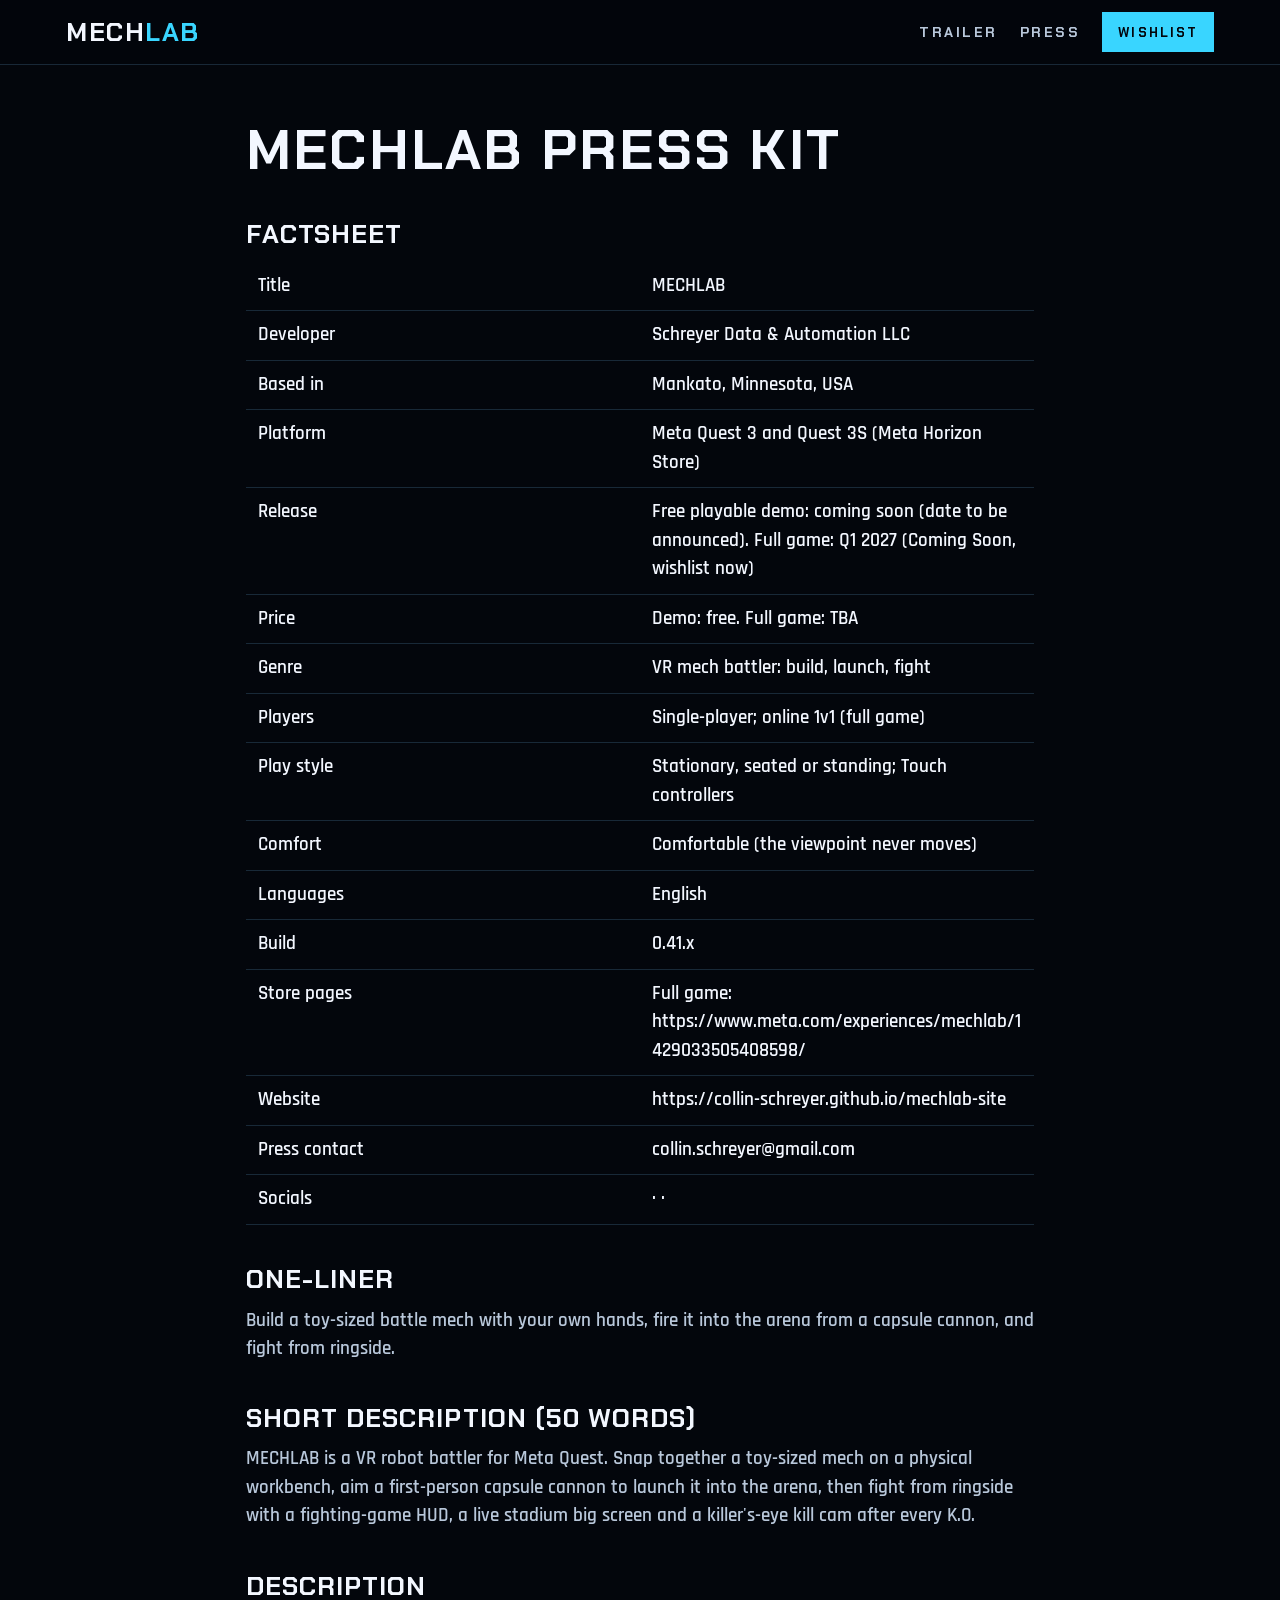
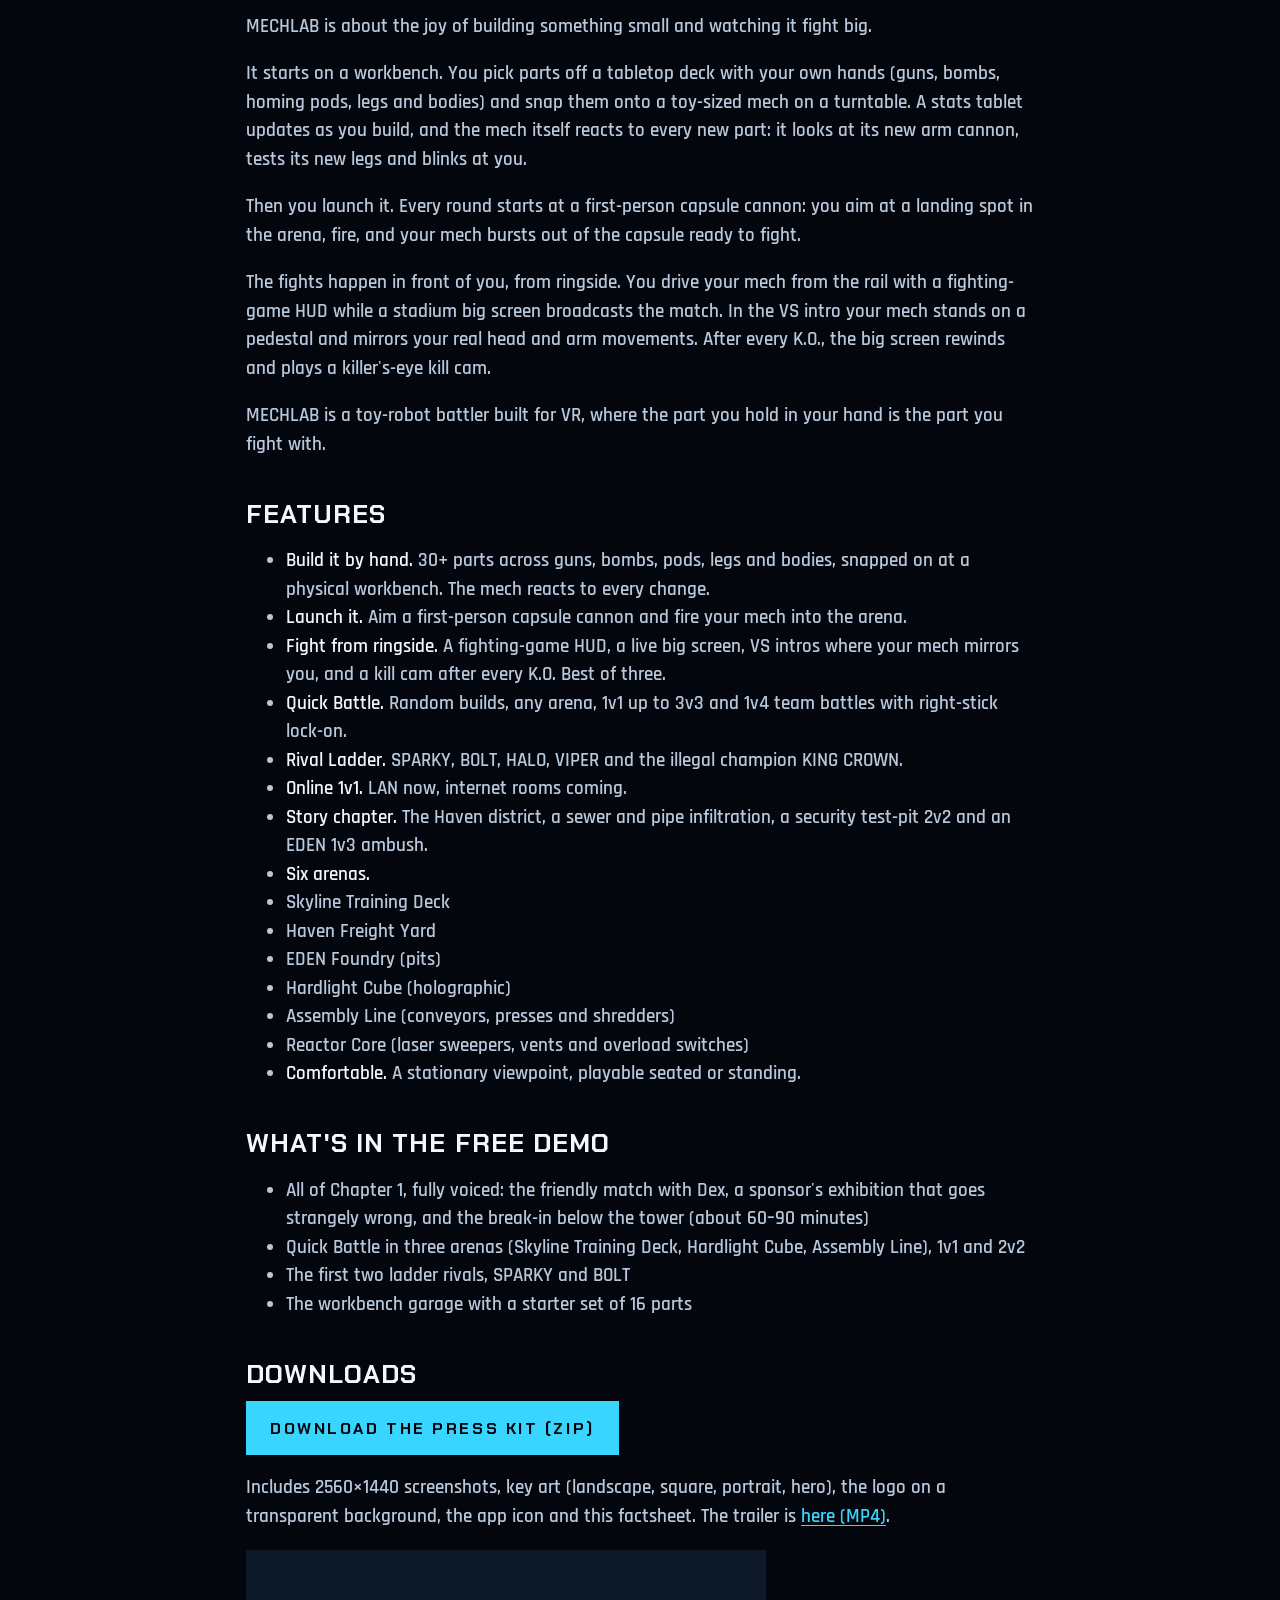
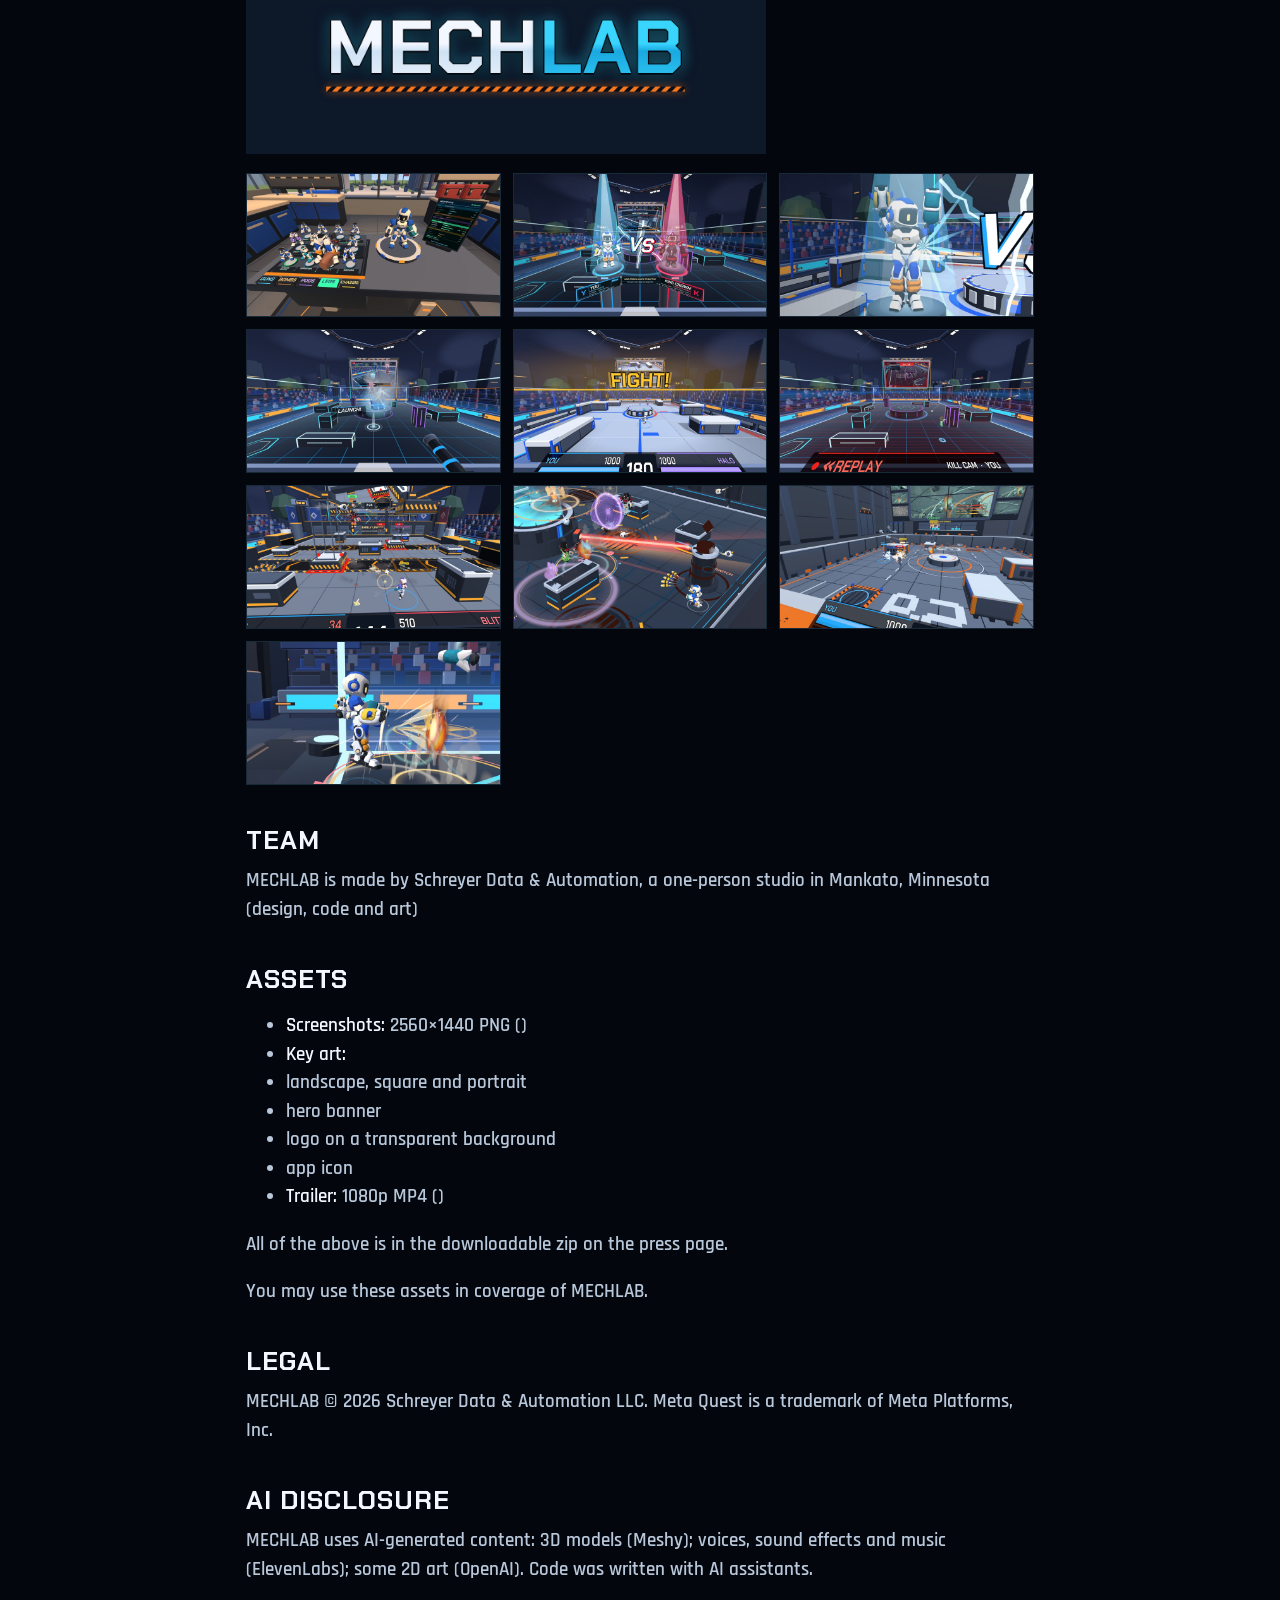
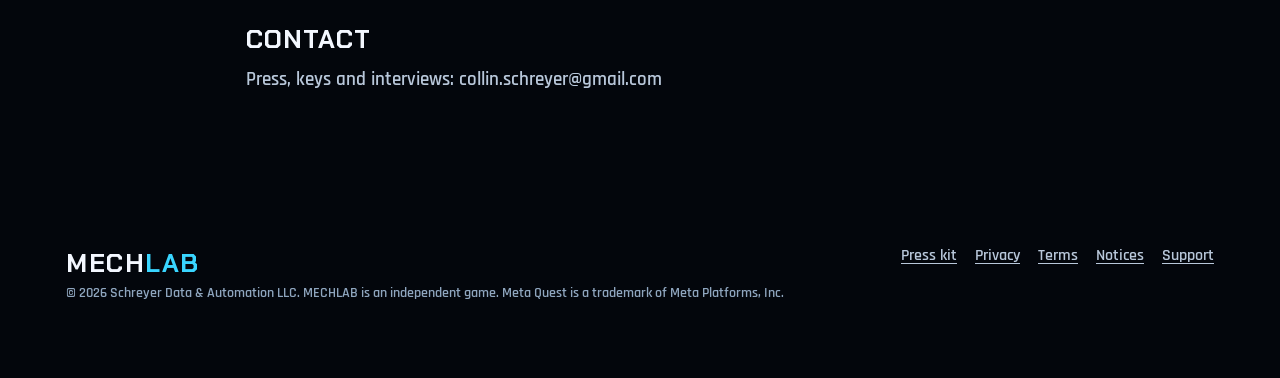
<file: press/index.html>
<!doctype html>
<html lang="en">
<head>
<meta charset="utf-8">
<meta name="viewport" content="width=device-width, initial-scale=1">
<title>Press kit · MECHLAB</title>
<meta name="description" content="MECHLAB press kit: factsheet, description, screenshots, key art, logo and trailer">
<link rel="icon" type="image/png" href="../media/art/icon-192.png">
<link rel="stylesheet" href="../assets/css/site.css">
</head>
<body>
<header class="top">
  <div class="wrap">
    <a class="brand" href="../">MECH<span>LAB</span></a>
    <nav class="nav" aria-label="Main">
      <a class="opt" href="../#trailer">Trailer</a>
      <a href="../press/">Press</a>
      <a class="btn small" href="https://www.meta.com/experiences/mechlab/1429033505408598/">Wishlist</a>
    </nav>
  </div>
</header>
<main class="doc">
<h1>MECHLAB press kit</h1>
<h2>Factsheet</h2>
<table>
<thead>
<tr>
<th></th>
<th></th>
</tr>
</thead>
<tbody>
<tr>
<td><strong>Title</strong></td>
<td>MECHLAB</td>
</tr>
<tr>
<td><strong>Developer</strong></td>
<td>Schreyer Data & Automation LLC</td>
</tr>
<tr>
<td><strong>Based in</strong></td>
<td>Mankato, Minnesota, USA</td>
</tr>
<tr>
<td><strong>Platform</strong></td>
<td>Meta Quest 3 and Quest 3S (Meta Horizon Store)</td>
</tr>
<tr>
<td><strong>Release</strong></td>
<td>Free playable demo: coming soon (date to be announced). Full game: Q1 2027 (Coming Soon, wishlist now)</td>
</tr>
<tr>
<td><strong>Price</strong></td>
<td>Demo: free. Full game: TBA</td>
</tr>
<tr>
<td><strong>Genre</strong></td>
<td>VR mech battler: build, launch, fight</td>
</tr>
<tr>
<td><strong>Players</strong></td>
<td>Single-player; online 1v1 (full game)</td>
</tr>
<tr>
<td><strong>Play style</strong></td>
<td>Stationary, seated or standing; Touch controllers</td>
</tr>
<tr>
<td><strong>Comfort</strong></td>
<td>Comfortable (the viewpoint never moves)</td>
</tr>
<tr>
<td><strong>Languages</strong></td>
<td>English</td>
</tr>
<tr>
<td><strong>Build</strong></td>
<td>0.41.x</td>
</tr>
<tr>
<td><strong>Store pages</strong></td>
<td>Full game: https://www.meta.com/experiences/mechlab/1429033505408598/</td>
</tr>
<tr>
<td><strong>Website</strong></td>
<td>https://collin-schreyer.github.io/mechlab-site</td>
</tr>
<tr>
<td><strong>Press contact</strong></td>
<td>collin.schreyer@gmail.com</td>
</tr>
<tr>
<td><strong>Socials</strong></td>
<td> ·  · </td>
</tr>
</tbody>
</table>
<h2>One-liner</h2>
<p>Build a toy-sized battle mech with your own hands, fire it into the arena from a capsule cannon, and fight from ringside.</p>
<h2>Short description (50 words)</h2>
<p>MECHLAB is a VR robot battler for Meta Quest. Snap together a toy-sized mech on a physical workbench, aim a first-person capsule cannon to launch it into the arena, then fight from ringside with a fighting-game HUD, a live stadium big screen and a killer's-eye kill cam after every K.O.</p>
<h2>Description</h2>
<p>MECHLAB is about the joy of building something small and watching it fight big.</p>
<p>It starts on a workbench. You pick parts off a tabletop deck with your own hands (guns, bombs, homing pods, legs and bodies) and snap them onto a toy-sized mech on a turntable. A stats tablet updates as you build, and the mech itself reacts to every new part: it looks at its new arm cannon, tests its new legs and blinks at you.</p>
<p>Then you launch it. Every round starts at a first-person capsule cannon: you aim at a landing spot in the arena, fire, and your mech bursts out of the capsule ready to fight.</p>
<p>The fights happen in front of you, from ringside. You drive your mech from the rail with a fighting-game HUD while a stadium big screen broadcasts the match. In the VS intro your mech stands on a pedestal and mirrors your real head and arm movements. After every K.O., the big screen rewinds and plays a killer's-eye kill cam.</p>
<p>MECHLAB is a toy-robot battler built for VR, where the part you hold in your hand is the part you fight with.</p>
<h2>Features</h2>
<ul>
<li><strong>Build it by hand.</strong> 30+ parts across guns, bombs, pods, legs and bodies, snapped on at a physical workbench. The mech reacts to every change.</li>
<li><strong>Launch it.</strong> Aim a first-person capsule cannon and fire your mech into the arena.</li>
<li><strong>Fight from ringside.</strong> A fighting-game HUD, a live big screen, VS intros where your mech mirrors you, and a kill cam after every K.O. Best of three.</li>
<li><strong>Quick Battle.</strong> Random builds, any arena, 1v1 up to 3v3 and 1v4 team battles with right-stick lock-on.</li>
<li><strong>Rival Ladder.</strong> SPARKY, BOLT, HALO, VIPER and the illegal champion KING CROWN.</li>
<li><strong>Online 1v1.</strong> LAN now, internet rooms coming.</li>
<li><strong>Story chapter.</strong> The Haven district, a sewer and pipe infiltration, a security test-pit 2v2 and an EDEN 1v3 ambush.</li>
<li><strong>Six arenas.</strong></li>
<li>Skyline Training Deck</li>
<li>Haven Freight Yard</li>
<li>EDEN Foundry (pits)</li>
<li>Hardlight Cube (holographic)</li>
<li>Assembly Line (conveyors, presses and shredders)</li>
<li>Reactor Core (laser sweepers, vents and overload switches)</li>
<li><strong>Comfortable.</strong> A stationary viewpoint, playable seated or standing.</li>
</ul>
<h2>What's in the free demo</h2>
<ul>
<li>All of Chapter 1, fully voiced: the friendly match with Dex, a sponsor's exhibition that goes strangely wrong, and the break-in below the tower (about 60–90 minutes)</li>
<li>Quick Battle in three arenas (Skyline Training Deck, Hardlight Cube, Assembly Line), 1v1 and 2v2</li>
<li>The first two ladder rivals, SPARKY and BOLT</li>
<li>The workbench garage with a starter set of 16 parts</li>
</ul>

<h2>Downloads</h2>
<p><a class="btn" href="mechlab-presskit.zip">Download the press kit (zip)</a></p>
<p>Includes 2560×1440 screenshots, key art (landscape, square, portrait, hero), the logo on a transparent background, the app icon and this factsheet. The trailer is <a href="../media/mechlab-trailer.mp4">here (MP4)</a>.</p>
<p><img src="../media/art/logo.png" alt="MECHLAB logo" style="max-width:520px;width:100%;background:#0d1829;padding:18px"></p>
<div class="gallery" style="margin-top:18px">
<a href="../media/shots/mechlab-full-01-garage-workbench-2560.jpg"><img src="../media/shots/mechlab-full-01-garage-workbench.jpg" alt="A hand holds a pair of robot legs over the parts deck; the Vanguard mech waits on its turntable next to the MECH STATUS tablet." loading="lazy"></a>
<a href="../media/shots/mechlab-full-02-vs-intro-king-crown-2560.jpg"><img src="../media/shots/mechlab-full-02-vs-intro-king-crown.jpg" alt="VS intro in the Hardlight Cube: your Vanguard and the illegal champion KING CROWN on spotlit pedestals." loading="lazy"></a>
<a href="../media/shots/mechlab-full-03-mirror-mode-2560.jpg"><img src="../media/shots/mechlab-full-03-mirror-mode.jpg" alt="Mirror mode: on the VS pedestal your mech raises both arms, copying the player." loading="lazy"></a>
<a href="../media/shots/mechlab-full-04-capsule-launch-2560.jpg"><img src="../media/shots/mechlab-full-04-capsule-launch.jpg" alt="LAUNCH! The capsule cannon in the player&#x27;s hand fires the mech into the Hardlight Cube arena." loading="lazy"></a>
<a href="../media/shots/mechlab-full-05-ringside-big-screen-2560.jpg"><img src="../media/shots/mechlab-full-05-ringside-big-screen.jpg" alt="FIGHT! Ringside at the Skyline Training Deck, with the fighting-game HUD and the stadium big screen." loading="lazy"></a>
<a href="../media/shots/mechlab-full-06-kill-cam-2560.jpg"><img src="../media/shots/mechlab-full-06-kill-cam.jpg" alt="After a K.O. the arena rewinds and the big screen plays a killer&#x27;s-eye KILL CAM replay." loading="lazy"></a>
<a href="../media/shots/mechlab-full-07-team-battle-lock-on-2560.jpg"><img src="../media/shots/mechlab-full-07-team-battle-lock-on.jpg" alt="A 2 vs 2 team battle on the Assembly Line: lock-on brackets on the target, presses and conveyors below." loading="lazy"></a>
<a href="../media/shots/mechlab-full-08-reactor-core-2560.jpg"><img src="../media/shots/mechlab-full-08-reactor-core.jpg" alt="Reactor Core: laser sweepers, vents and a shield bubble in a 3 vs 3 fight." loading="lazy"></a>
<a href="../media/shots/mechlab-full-09-story-test-pit-2560.jpg"><img src="../media/shots/mechlab-full-09-story-test-pit.jpg" alt="Story mode: the Tower B2 security test pit, 2 vs 2 against guard mechs." loading="lazy"></a>
<a href="../media/shots/mechlab-full-10-hardlight-cube-2560.jpg"><img src="../media/shots/mechlab-full-10-hardlight-cube.jpg" alt="The big screen&#x27;s broadcast camera catches the Vanguard firing in the Hardlight Cube." loading="lazy"></a>
</div>

<h2>Team</h2>
<p>MECHLAB is made by Schreyer Data & Automation, a one-person studio in Mankato, Minnesota (design, code and art)</p>
<h2>Assets</h2>
<ul>
<li><strong>Screenshots:</strong> 2560×1440 PNG ()</li>
<li><strong>Key art:</strong></li>
<li>landscape, square and portrait</li>
<li>hero banner</li>
<li>logo on a transparent background</li>
<li>app icon</li>
<li><strong>Trailer:</strong> 1080p MP4 ()</li>
</ul>
<p>All of the above is in the downloadable zip on the press page.</p>
<p>You may use these assets in coverage of MECHLAB.</p>
<h2>Legal</h2>
<p>MECHLAB © 2026 Schreyer Data & Automation LLC. Meta Quest is a trademark of Meta Platforms, Inc.</p>
<h2>AI disclosure</h2>
<p>MECHLAB uses AI-generated content: 3D models (Meshy); voices, sound effects and music (ElevenLabs); some 2D art (OpenAI). Code was written with AI assistants.</p>
<h2>Contact</h2>
<p>Press, keys and interviews: collin.schreyer@gmail.com</p>
</main>
<footer>
  <div class="wrap">
    <div>
      <div class="brand">MECH<span>LAB</span></div>
      <p class="fine">© 2026 Schreyer Data & Automation LLC. MECHLAB is an independent game. Meta Quest is a trademark of Meta Platforms, Inc.</p>
    </div>
    <nav aria-label="Footer">
      <a href="../press/">Press kit</a>
      <a href="../privacy/">Privacy</a>
      <a href="../terms/">Terms</a>
      <a href="../notices/">Notices</a>
      <a href="../support/">Support</a>
    </nav>
  </div>
</footer>
</body>
</html>
</file>
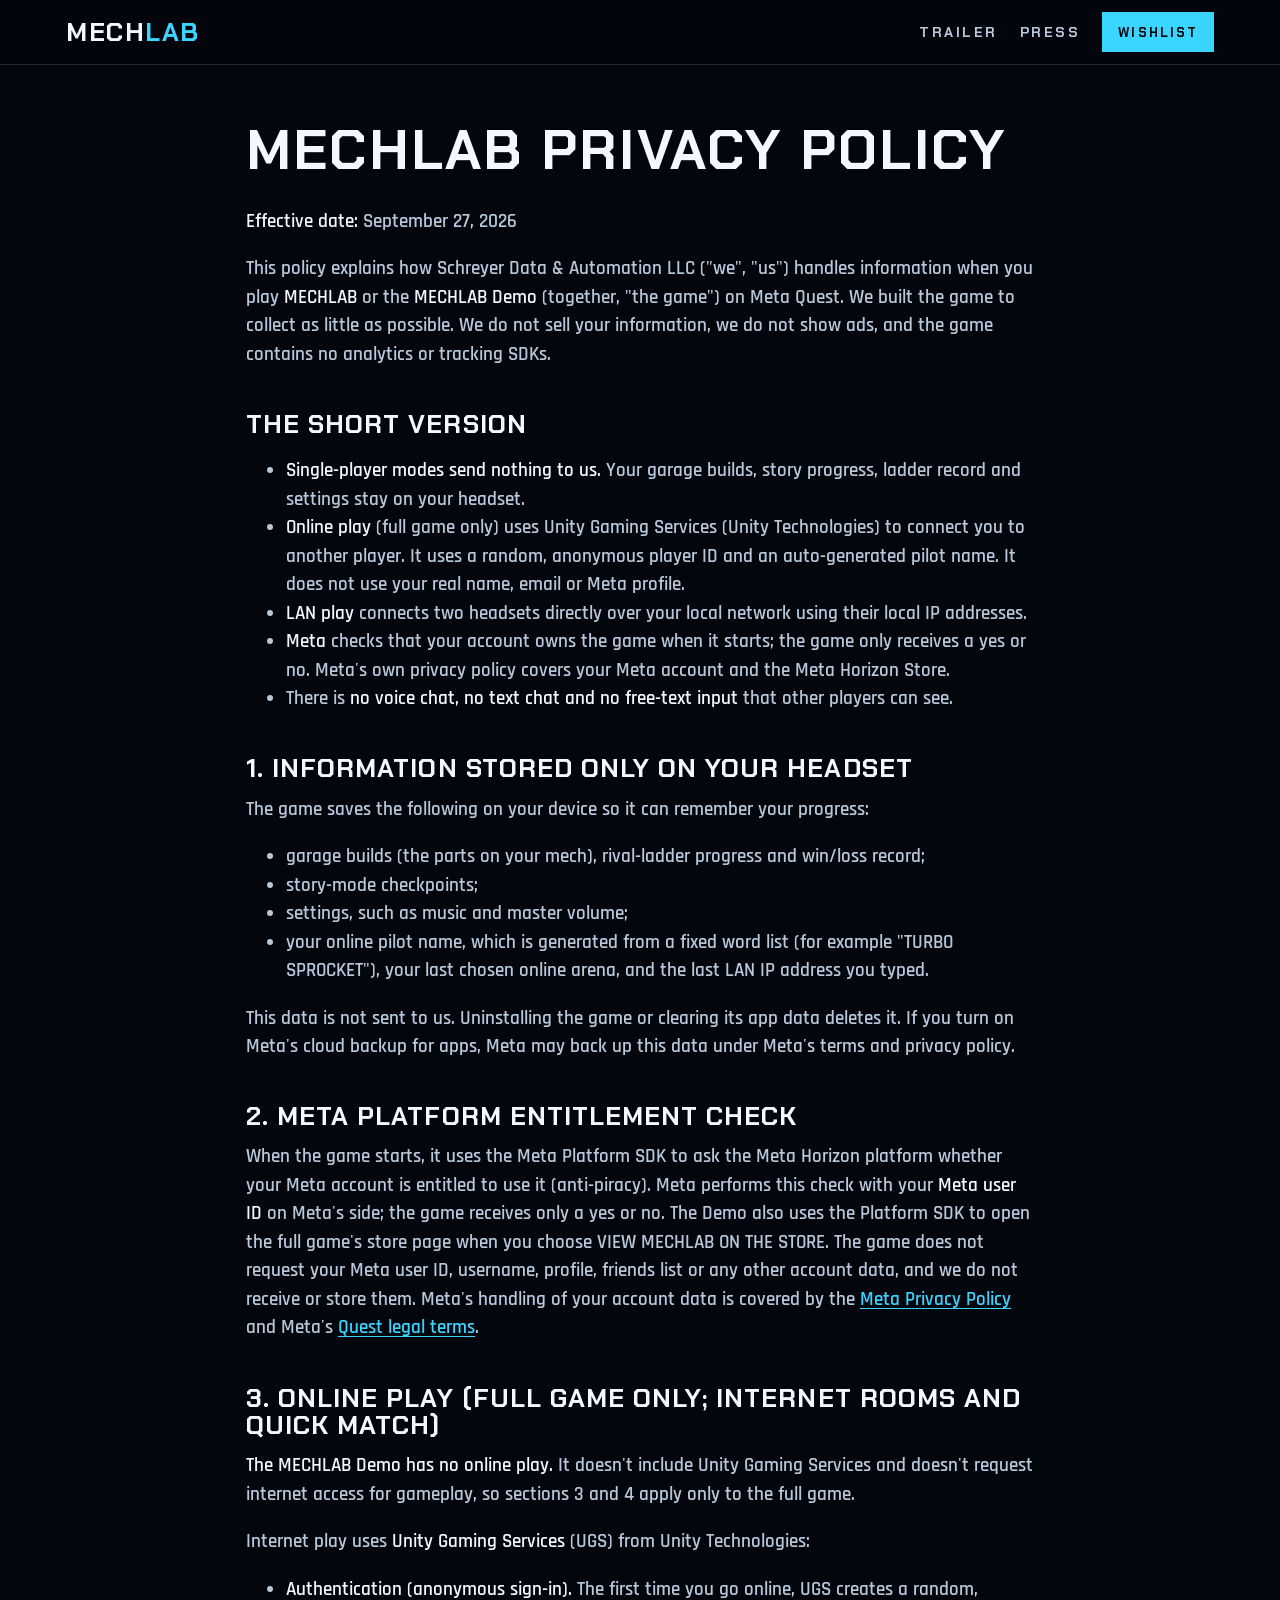
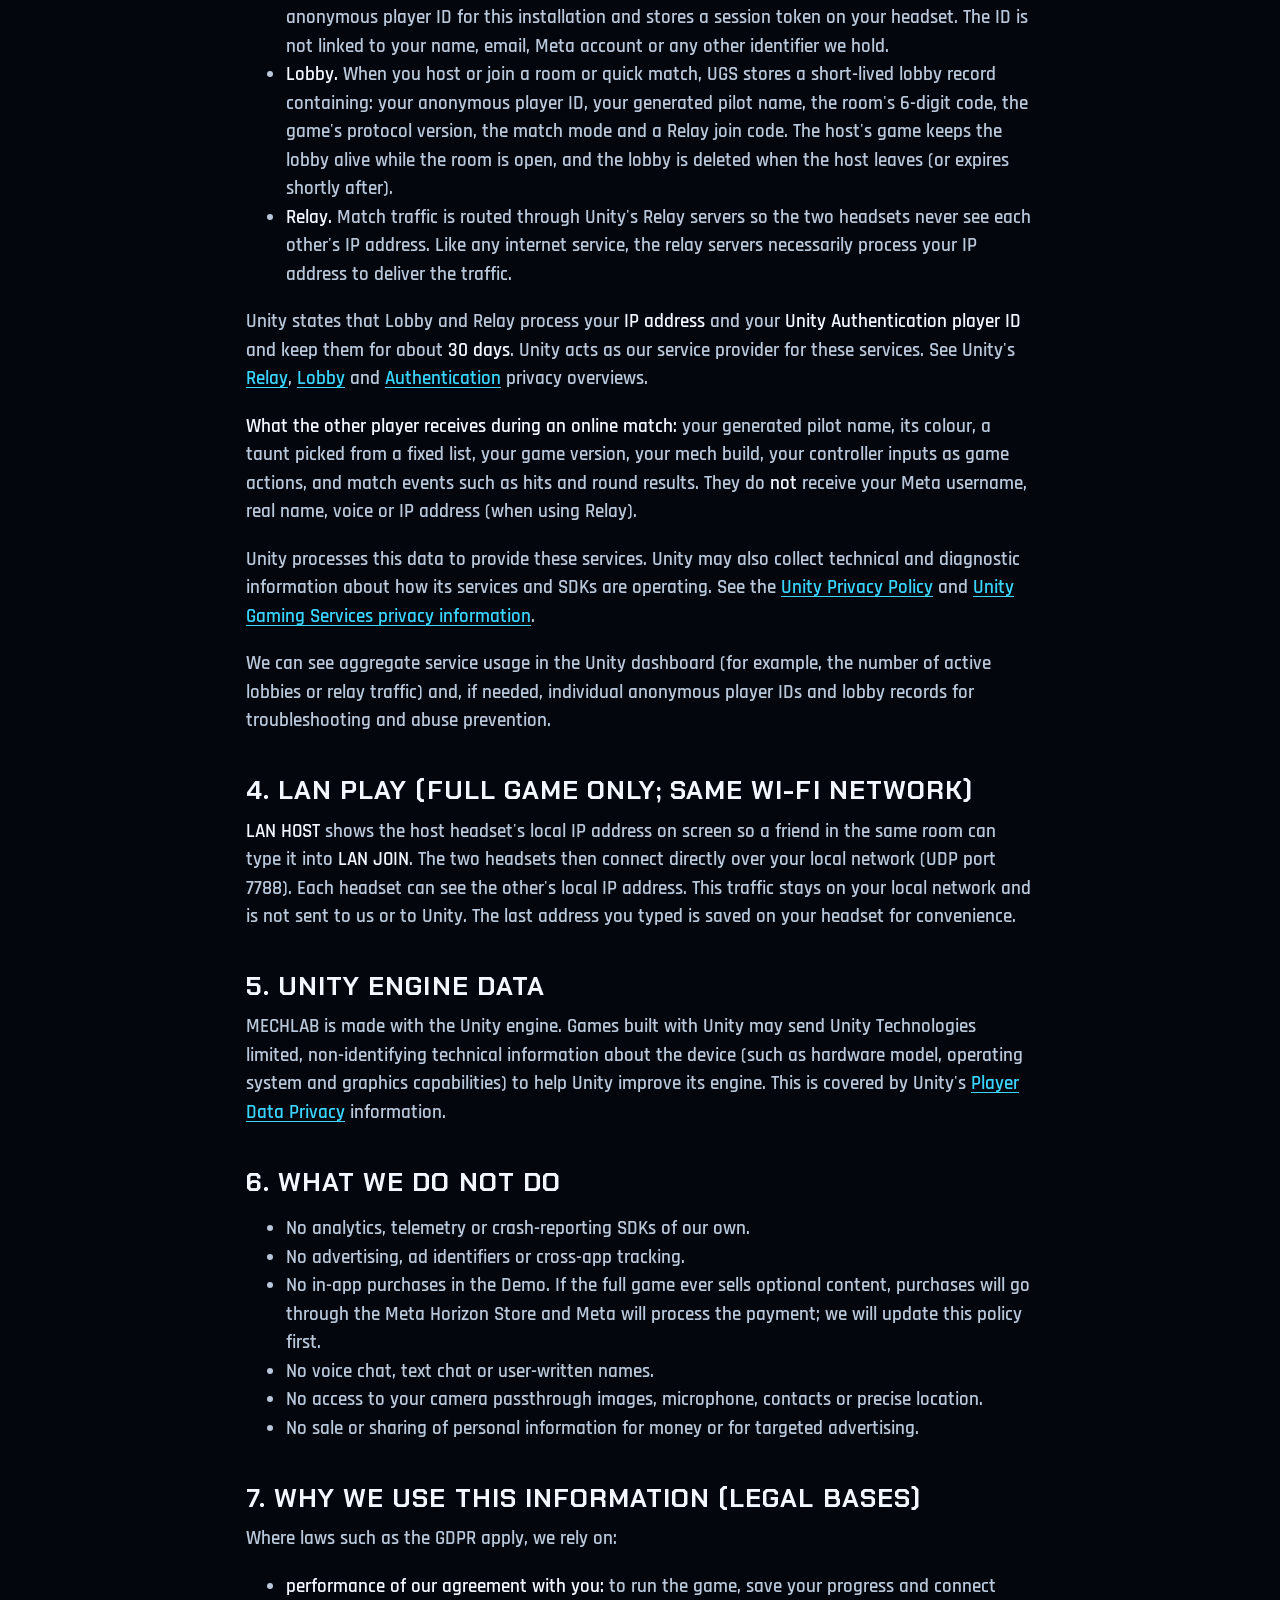
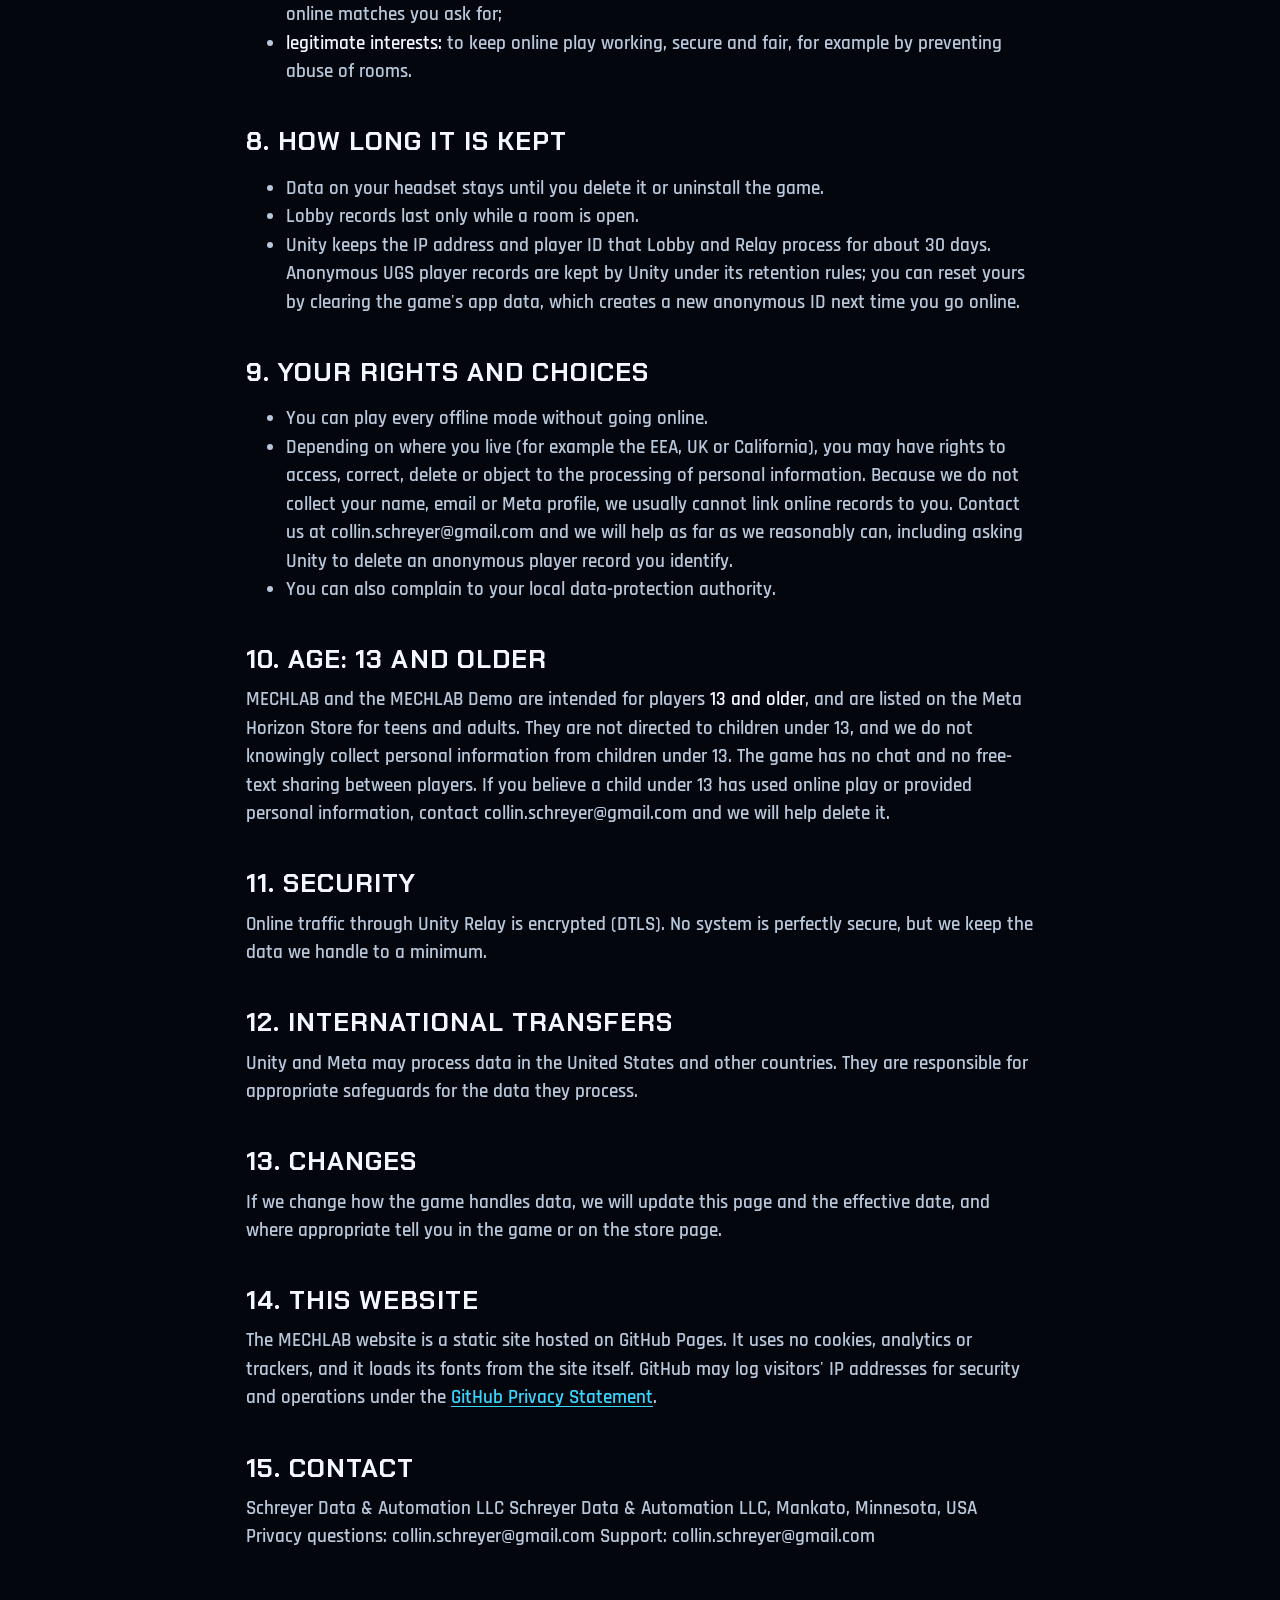
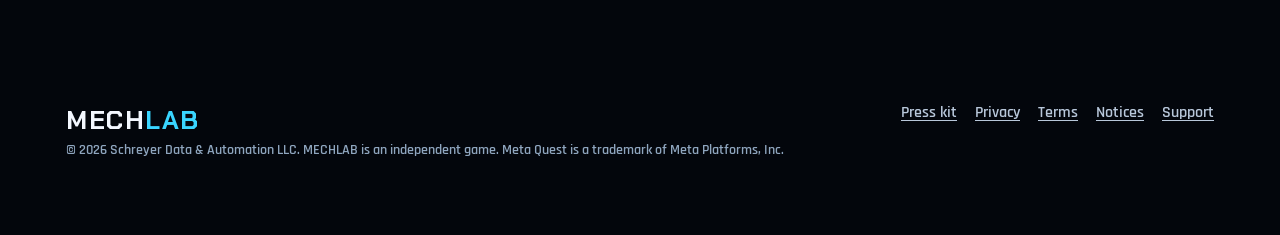
<file: privacy/index.html>
<!doctype html>
<html lang="en">
<head>
<meta charset="utf-8">
<meta name="viewport" content="width=device-width, initial-scale=1">
<title>Privacy policy · MECHLAB</title>
<meta name="description" content="MECHLAB privacy policy">
<link rel="icon" type="image/png" href="../media/art/icon-192.png">
<link rel="stylesheet" href="../assets/css/site.css">
</head>
<body>
<header class="top">
  <div class="wrap">
    <a class="brand" href="../">MECH<span>LAB</span></a>
    <nav class="nav" aria-label="Main">
      <a class="opt" href="../#trailer">Trailer</a>
      <a href="../press/">Press</a>
      <a class="btn small" href="https://www.meta.com/experiences/mechlab/1429033505408598/">Wishlist</a>
    </nav>
  </div>
</header>
<main class="doc">

<h1>MECHLAB Privacy Policy</h1>
<p><strong>Effective date:</strong> September 27, 2026</p>
<p>This policy explains how Schreyer Data & Automation LLC ("we", "us") handles information when you play <strong>MECHLAB</strong> or the <strong>MECHLAB Demo</strong> (together, "the game") on Meta Quest. We built the game to collect as little as possible. We do not sell your information, we do not show ads, and the game contains no analytics or tracking SDKs.</p>
<h2>The short version</h2>
<ul>
<li><strong>Single-player modes send nothing to us.</strong> Your garage builds, story progress, ladder record and settings stay on your headset.</li>
<li><strong>Online play</strong> (full game only) uses Unity Gaming Services (Unity Technologies) to connect you to another player. It uses a random, anonymous player ID and an auto-generated pilot name. It does not use your real name, email or Meta profile.</li>
<li><strong>LAN play</strong> connects two headsets directly over your local network using their local IP addresses.</li>
<li><strong>Meta</strong> checks that your account owns the game when it starts; the game only receives a yes or no. Meta's own privacy policy covers your Meta account and the Meta Horizon Store.</li>
<li>There is <strong>no voice chat, no text chat and no free-text input</strong> that other players can see.</li>
</ul>
<h2>1. Information stored only on your headset</h2>
<p>The game saves the following on your device so it can remember your progress:</p>
<ul>
<li>garage builds (the parts on your mech), rival-ladder progress and win/loss record;</li>
<li>story-mode checkpoints;</li>
<li>settings, such as music and master volume;</li>
<li>your online pilot name, which is generated from a fixed word list (for example "TURBO SPROCKET"), your last chosen online arena, and the last LAN IP address you typed.</li>
</ul>
<p>This data is not sent to us. Uninstalling the game or clearing its app data deletes it. If you turn on Meta's cloud backup for apps, Meta may back up this data under Meta's terms and privacy policy.</p>
<h2>2. Meta platform entitlement check</h2>
<p>When the game starts, it uses the Meta Platform SDK to ask the Meta Horizon platform whether your Meta account is entitled to use it (anti-piracy). Meta performs this check with your <strong>Meta user ID</strong> on Meta's side; the game receives only a yes or no. The Demo also uses the Platform SDK to open the full game's store page when you choose VIEW MECHLAB ON THE STORE. The game does not request your Meta user ID, username, profile, friends list or any other account data, and we do not receive or store them. Meta's handling of your account data is covered by the <a href="https://www.meta.com/legal/privacy-policy/">Meta Privacy Policy</a> and Meta's <a href="https://www.meta.com/legal/quest/">Quest legal terms</a>.</p>
<h2>3. Online play (full game only; internet rooms and quick match)</h2>
<p><strong>The MECHLAB Demo has no online play.</strong> It doesn't include Unity Gaming Services and doesn't request internet access for gameplay, so sections 3 and 4 apply only to the full game.</p>
<p>Internet play uses <strong>Unity Gaming Services</strong> (UGS) from Unity Technologies:</p>
<ul>
<li><strong>Authentication (anonymous sign-in).</strong> The first time you go online, UGS creates a random, anonymous player ID for this installation and stores a session token on your headset. The ID is not linked to your name, email, Meta account or any other identifier we hold.</li>
<li><strong>Lobby.</strong> When you host or join a room or quick match, UGS stores a short-lived lobby record containing: your anonymous player ID, your generated pilot name, the room's 6-digit code, the game's protocol version, the match mode and a Relay join code. The host's game keeps the lobby alive while the room is open, and the lobby is deleted when the host leaves (or expires shortly after).</li>
<li><strong>Relay.</strong> Match traffic is routed through Unity's Relay servers so the two headsets never see each other's IP address. Like any internet service, the relay servers necessarily process your IP address to deliver the traffic.</li>
</ul>
<p>Unity states that Lobby and Relay process your <strong>IP address</strong> and your <strong>Unity Authentication player ID</strong> and keep them for about <strong>30 days</strong>. Unity acts as our service provider for these services. See Unity's <a href="https://docs.unity.com/en-us/relay/privacy-and-consent/privacy-overview">Relay</a>, <a href="https://docs.unity.com/en-us/lobby/privacy-overview">Lobby</a> and <a href="https://docs.unity.com/en-us/authentication/privacy-and-consent/overview">Authentication</a> privacy overviews.</p>
<p><strong>What the other player receives during an online match:</strong> your generated pilot name, its colour, a taunt picked from a fixed list, your game version, your mech build, your controller inputs as game actions, and match events such as hits and round results. They do <strong>not</strong> receive your Meta username, real name, voice or IP address (when using Relay).</p>
<p>Unity processes this data to provide these services. Unity may also collect technical and diagnostic information about how its services and SDKs are operating. See the <a href="https://unity.com/legal/privacy-policy">Unity Privacy Policy</a> and <a href="https://unity.com/legal/game-player-and-app-user-privacy-policy">Unity Gaming Services privacy information</a>.</p>
<p>We can see aggregate service usage in the Unity dashboard (for example, the number of active lobbies or relay traffic) and, if needed, individual anonymous player IDs and lobby records for troubleshooting and abuse prevention.</p>
<h2>4. LAN play (full game only; same Wi-Fi network)</h2>
<p><strong>LAN HOST</strong> shows the host headset's local IP address on screen so a friend in the same room can type it into <strong>LAN JOIN</strong>. The two headsets then connect directly over your local network (UDP port 7788). Each headset can see the other's local IP address. This traffic stays on your local network and is not sent to us or to Unity. The last address you typed is saved on your headset for convenience.</p>
<!--HWSTATS-->
<h2>5. Unity engine data</h2>
<p>MECHLAB is made with the Unity engine. Games built with Unity may send Unity Technologies limited, non-identifying technical information about the device (such as hardware model, operating system and graphics capabilities) to help Unity improve its engine. This is covered by Unity's <a href="https://unity.com/legal/game-player-and-app-user-privacy-policy">Player Data Privacy</a> information.</p>
<!--/HWSTATS-->

<h2>6. What we do not do</h2>
<ul>
<li>No analytics, telemetry or crash-reporting SDKs of our own.</li>
<li>No advertising, ad identifiers or cross-app tracking.</li>
<li>No in-app purchases in the Demo. If the full game ever sells optional content, purchases will go through the Meta Horizon Store and Meta will process the payment; we will update this policy first.</li>
<li>No voice chat, text chat or user-written names.</li>
<li>No access to your camera passthrough images, microphone, contacts or precise location.</li>
<li>No sale or sharing of personal information for money or for targeted advertising.</li>
</ul>
<h2>7. Why we use this information (legal bases)</h2>
<p>Where laws such as the GDPR apply, we rely on:</p>
<ul>
<li><strong>performance of our agreement with you:</strong> to run the game, save your progress and connect online matches you ask for;</li>
<li><strong>legitimate interests:</strong> to keep online play working, secure and fair, for example by preventing abuse of rooms.</li>
</ul>
<h2>8. How long it is kept</h2>
<ul>
<li>Data on your headset stays until you delete it or uninstall the game.</li>
<li>Lobby records last only while a room is open.</li>
<li>Unity keeps the IP address and player ID that Lobby and Relay process for about 30 days. Anonymous UGS player records are kept by Unity under its retention rules; you can reset yours by clearing the game's app data, which creates a new anonymous ID next time you go online.</li>
</ul>
<h2>9. Your rights and choices</h2>
<ul>
<li>You can play every offline mode without going online.</li>
<li>Depending on where you live (for example the EEA, UK or California), you may have rights to access, correct, delete or object to the processing of personal information. Because we do not collect your name, email or Meta profile, we usually cannot link online records to you. Contact us at collin.schreyer@gmail.com and we will help as far as we reasonably can, including asking Unity to delete an anonymous player record you identify.</li>
<li>You can also complain to your local data-protection authority.</li>
</ul>
<h2>10. Age: 13 and older</h2>
<p>MECHLAB and the MECHLAB Demo are intended for players <strong>13 and older</strong>, and are listed on the Meta Horizon Store for teens and adults. They are not directed to children under 13, and we do not knowingly collect personal information from children under 13. The game has no chat and no free-text sharing between players. If you believe a child under 13 has used online play or provided personal information, contact collin.schreyer@gmail.com and we will help delete it.</p>
<h2>11. Security</h2>
<p>Online traffic through Unity Relay is encrypted (DTLS). No system is perfectly secure, but we keep the data we handle to a minimum.</p>
<h2>12. International transfers</h2>
<p>Unity and Meta may process data in the United States and other countries. They are responsible for appropriate safeguards for the data they process.</p>
<h2>13. Changes</h2>
<p>If we change how the game handles data, we will update this page and the effective date, and where appropriate tell you in the game or on the store page.</p>
<h2>14. This website</h2>
<p>The MECHLAB website is a static site hosted on GitHub Pages. It uses no cookies, analytics or trackers, and it loads its fonts from the site itself. GitHub may log visitors' IP addresses for security and operations under the <a href="https://docs.github.com/en/site-policy/privacy-policies/github-general-privacy-statement">GitHub Privacy Statement</a>.</p>
<h2>15. Contact</h2>
<p>Schreyer Data & Automation LLC
Schreyer Data & Automation LLC, Mankato, Minnesota, USA
Privacy questions: collin.schreyer@gmail.com
Support: collin.schreyer@gmail.com</p>
</main>
<footer>
  <div class="wrap">
    <div>
      <div class="brand">MECH<span>LAB</span></div>
      <p class="fine">© 2026 Schreyer Data & Automation LLC. MECHLAB is an independent game. Meta Quest is a trademark of Meta Platforms, Inc.</p>
    </div>
    <nav aria-label="Footer">
      <a href="../press/">Press kit</a>
      <a href="../privacy/">Privacy</a>
      <a href="../terms/">Terms</a>
      <a href="../notices/">Notices</a>
      <a href="../support/">Support</a>
    </nav>
  </div>
</footer>
</body>
</html>
</file>
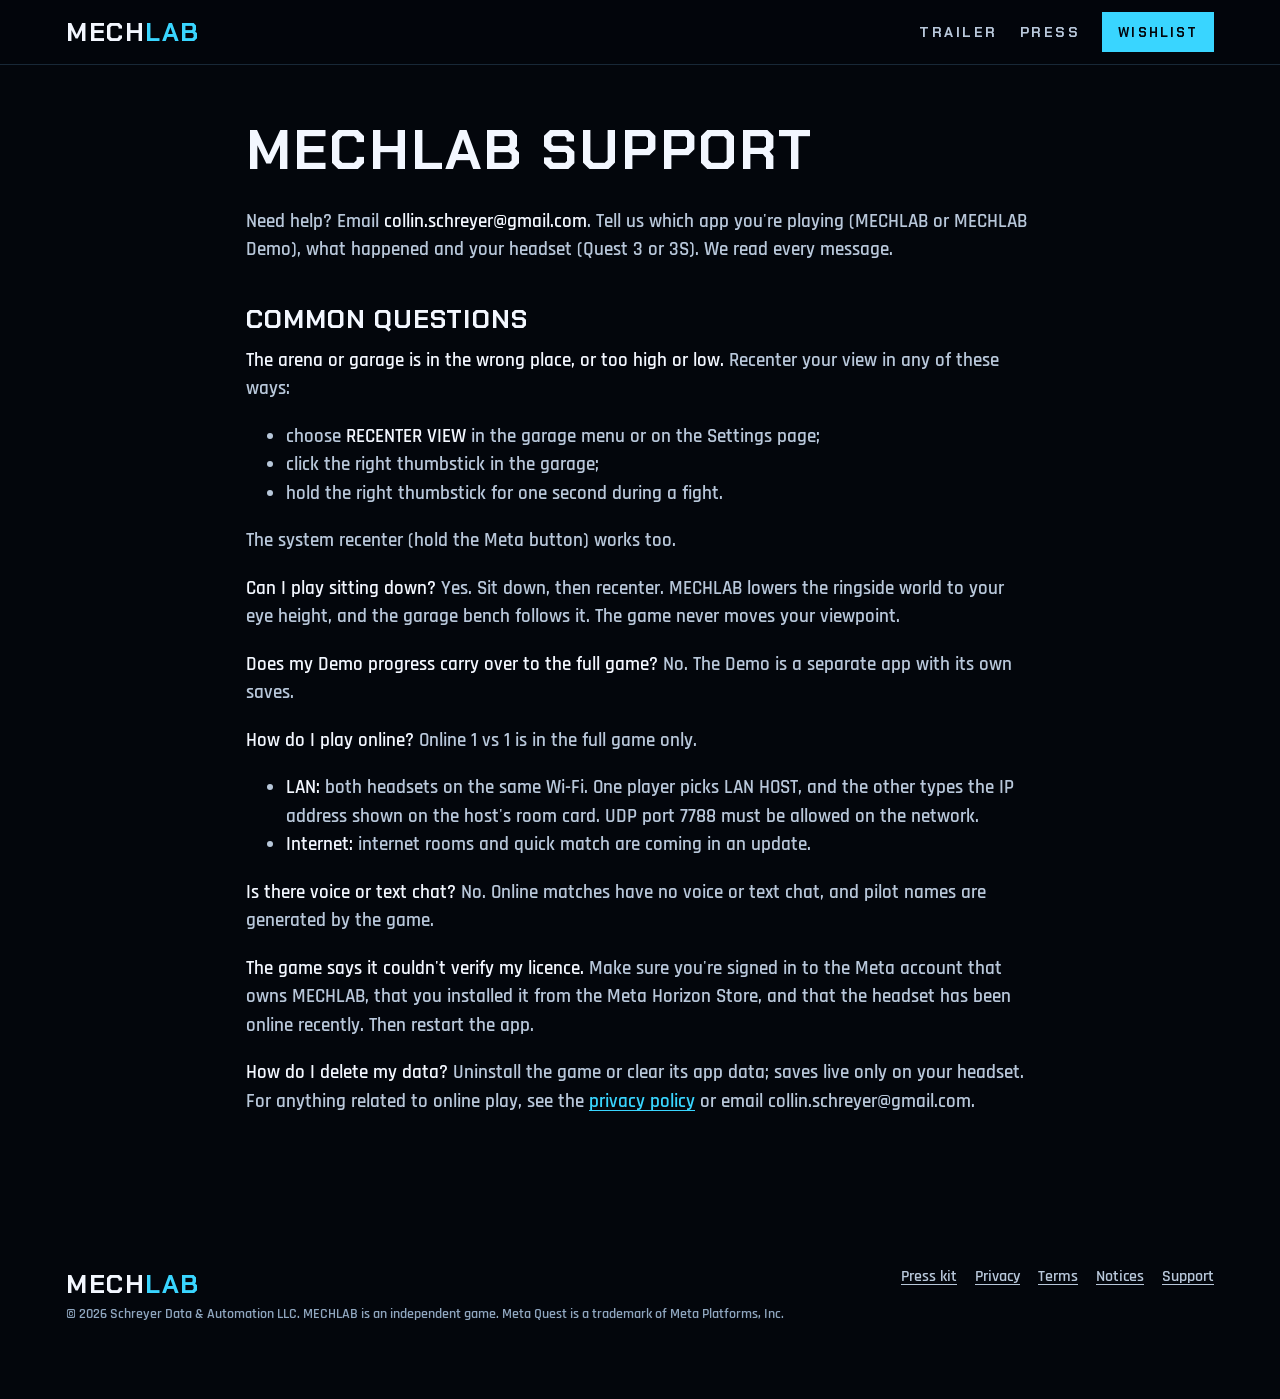
<file: support/index.html>
<!doctype html>
<html lang="en">
<head>
<meta charset="utf-8">
<meta name="viewport" content="width=device-width, initial-scale=1">
<title>Support · MECHLAB</title>
<meta name="description" content="MECHLAB help and contact">
<link rel="icon" type="image/png" href="../media/art/icon-192.png">
<link rel="stylesheet" href="../assets/css/site.css">
</head>
<body>
<header class="top">
  <div class="wrap">
    <a class="brand" href="../">MECH<span>LAB</span></a>
    <nav class="nav" aria-label="Main">
      <a class="opt" href="../#trailer">Trailer</a>
      <a href="../press/">Press</a>
      <a class="btn small" href="https://www.meta.com/experiences/mechlab/1429033505408598/">Wishlist</a>
    </nav>
  </div>
</header>
<main class="doc">
<h1>MECHLAB support</h1>
<p>Need help? Email <strong>collin.schreyer@gmail.com</strong>. Tell us which app you're playing (MECHLAB or MECHLAB Demo), what happened and your headset (Quest 3 or 3S). We read every message.</p>
<h2>Common questions</h2>
<p><strong>The arena or garage is in the wrong place, or too high or low.</strong>
Recenter your view in any of these ways:</p>
<ul>
<li>choose <strong>RECENTER VIEW</strong> in the garage menu or on the Settings page;</li>
<li>click the right thumbstick in the garage;</li>
<li>hold the right thumbstick for one second during a fight.</li>
</ul>
<p>The system recenter (hold the Meta button) works too.</p>
<p><strong>Can I play sitting down?</strong>
Yes. Sit down, then recenter. MECHLAB lowers the ringside world to your eye height, and the garage bench follows it. The game never moves your viewpoint.</p>
<p><strong>Does my Demo progress carry over to the full game?</strong>
No. The Demo is a separate app with its own saves.</p>
<p><strong>How do I play online?</strong>
Online 1 vs 1 is in the full game only.</p>
<ul>
<li><strong>LAN:</strong> both headsets on the same Wi-Fi. One player picks LAN HOST, and the other types the IP address shown on the host's room card. UDP port 7788 must be allowed on the network.</li>
<li><strong>Internet:</strong> internet rooms and quick match are coming in an update.</li>
</ul>
<p><strong>Is there voice or text chat?</strong>
No. Online matches have no voice or text chat, and pilot names are generated by the game.</p>
<p><strong>The game says it couldn't verify my licence.</strong>
Make sure you're signed in to the Meta account that owns MECHLAB, that you installed it from the Meta Horizon Store, and that the headset has been online recently. Then restart the app.</p>
<p><strong>How do I delete my data?</strong>
Uninstall the game or clear its app data; saves live only on your headset. For anything related to online play, see the <a href="../privacy/">privacy policy</a> or email collin.schreyer@gmail.com.</p>
</main>
<footer>
  <div class="wrap">
    <div>
      <div class="brand">MECH<span>LAB</span></div>
      <p class="fine">© 2026 Schreyer Data & Automation LLC. MECHLAB is an independent game. Meta Quest is a trademark of Meta Platforms, Inc.</p>
    </div>
    <nav aria-label="Footer">
      <a href="../press/">Press kit</a>
      <a href="../privacy/">Privacy</a>
      <a href="../terms/">Terms</a>
      <a href="../notices/">Notices</a>
      <a href="../support/">Support</a>
    </nav>
  </div>
</footer>
</body>
</html>
</file>
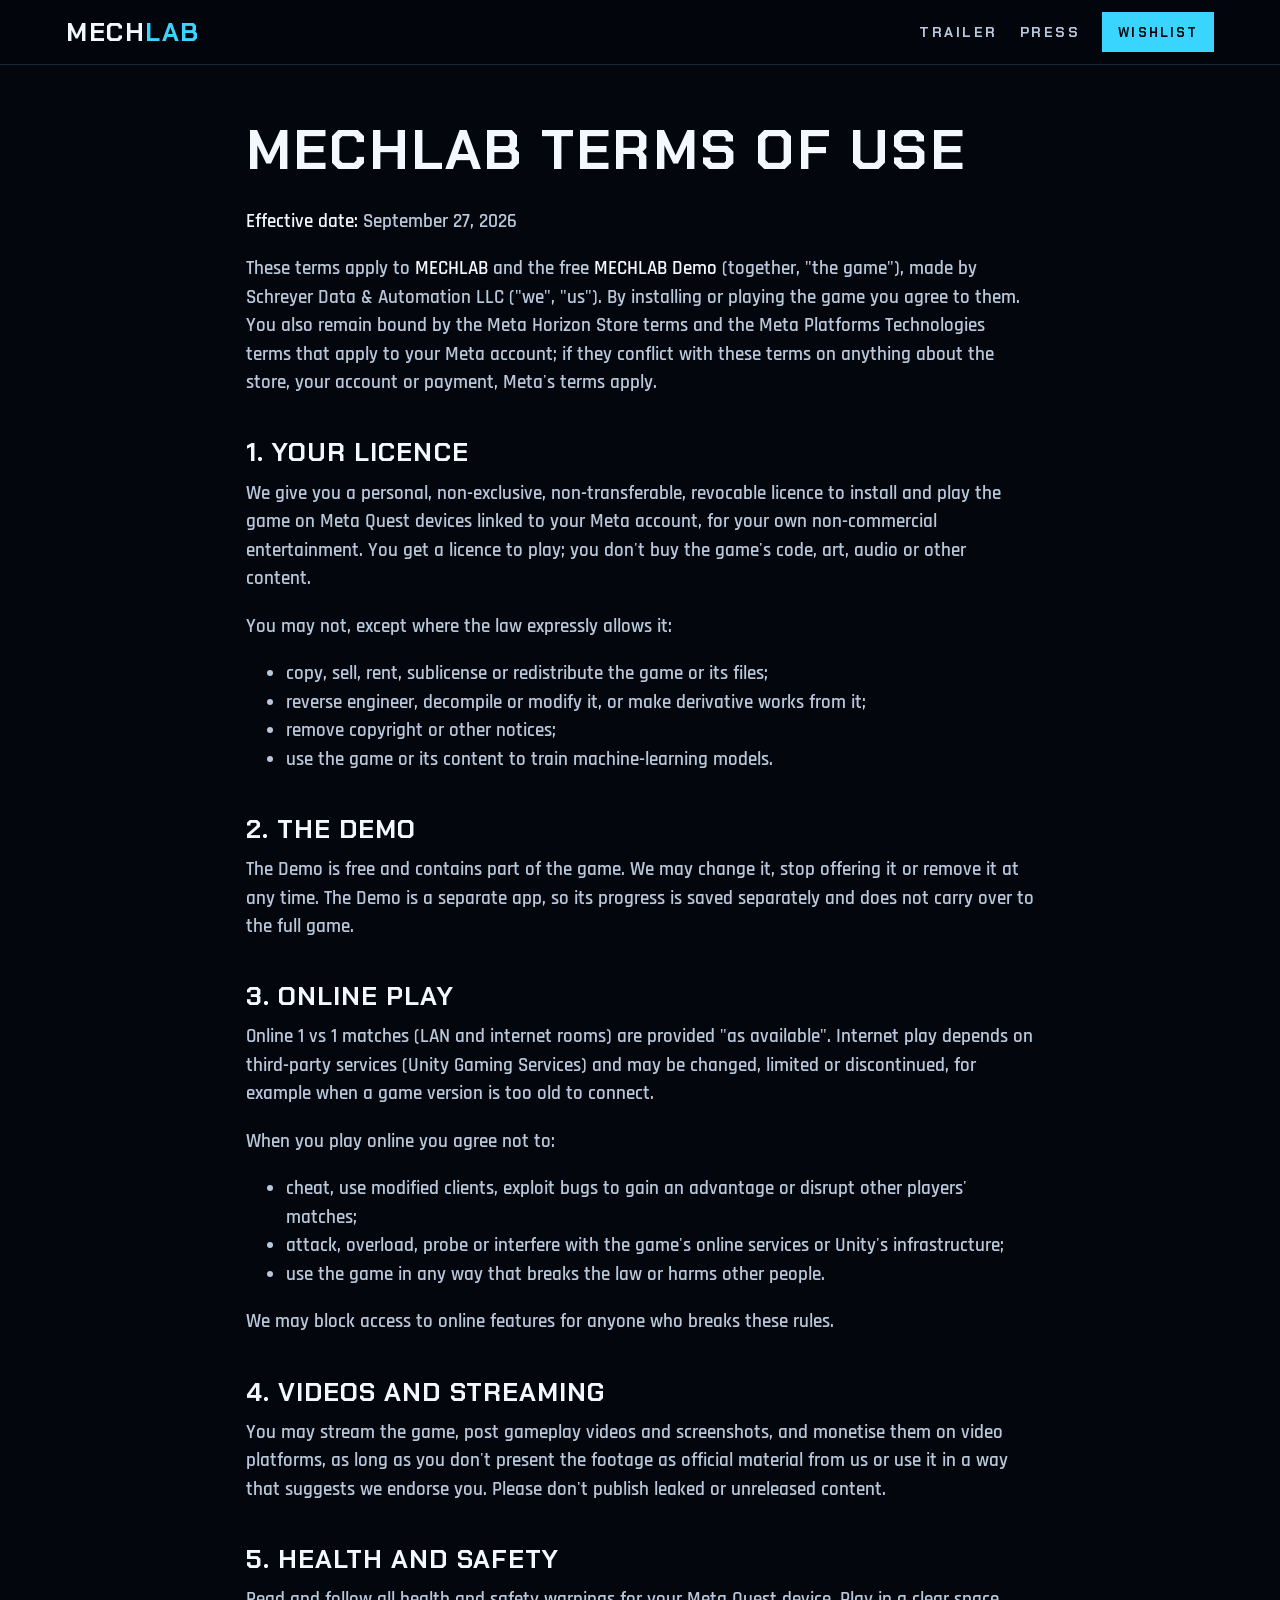
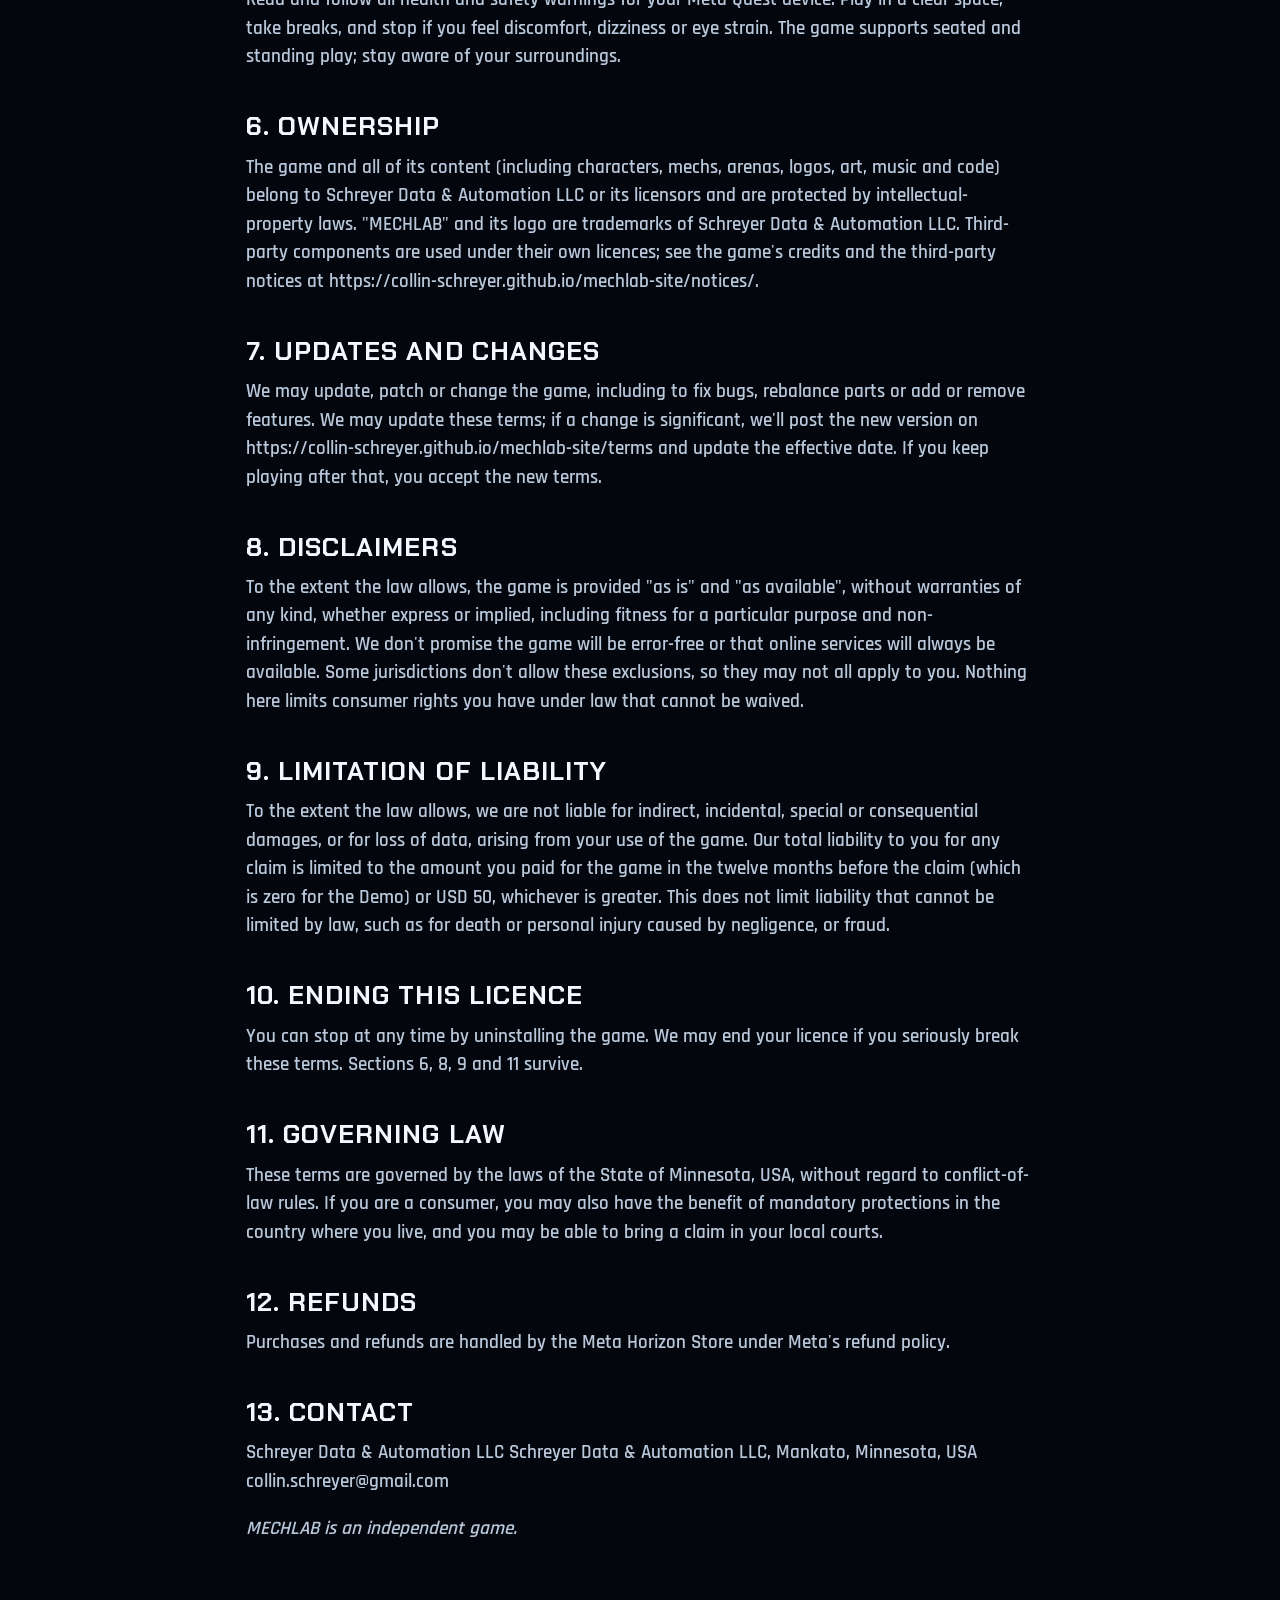
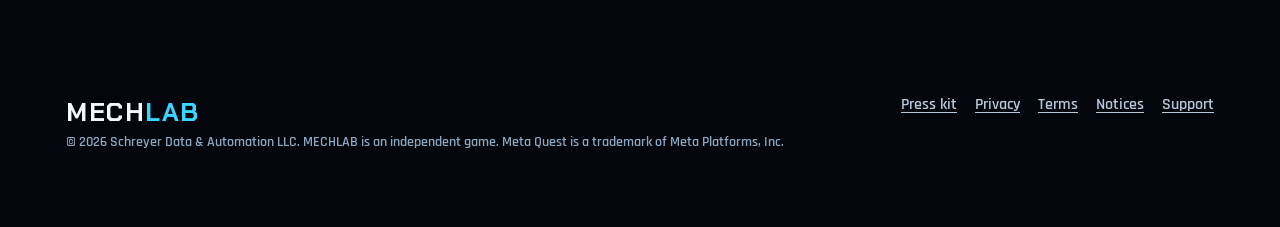
<file: terms/index.html>
<!doctype html>
<html lang="en">
<head>
<meta charset="utf-8">
<meta name="viewport" content="width=device-width, initial-scale=1">
<title>Terms of use · MECHLAB</title>
<meta name="description" content="MECHLAB terms of use">
<link rel="icon" type="image/png" href="../media/art/icon-192.png">
<link rel="stylesheet" href="../assets/css/site.css">
</head>
<body>
<header class="top">
  <div class="wrap">
    <a class="brand" href="../">MECH<span>LAB</span></a>
    <nav class="nav" aria-label="Main">
      <a class="opt" href="../#trailer">Trailer</a>
      <a href="../press/">Press</a>
      <a class="btn small" href="https://www.meta.com/experiences/mechlab/1429033505408598/">Wishlist</a>
    </nav>
  </div>
</header>
<main class="doc">

<h1>MECHLAB Terms of Use</h1>
<p><strong>Effective date:</strong> September 27, 2026</p>
<p>These terms apply to <strong>MECHLAB</strong> and the free <strong>MECHLAB Demo</strong> (together, "the game"), made by Schreyer Data & Automation LLC ("we", "us"). By installing or playing the game you agree to them. You also remain bound by the Meta Horizon Store terms and the Meta Platforms Technologies terms that apply to your Meta account; if they conflict with these terms on anything about the store, your account or payment, Meta's terms apply.</p>
<h2>1. Your licence</h2>
<p>We give you a personal, non-exclusive, non-transferable, revocable licence to install and play the game on Meta Quest devices linked to your Meta account, for your own non-commercial entertainment. You get a licence to play; you don't buy the game's code, art, audio or other content.</p>
<p>You may not, except where the law expressly allows it:</p>
<ul>
<li>copy, sell, rent, sublicense or redistribute the game or its files;</li>
<li>reverse engineer, decompile or modify it, or make derivative works from it;</li>
<li>remove copyright or other notices;</li>
<li>use the game or its content to train machine-learning models.</li>
</ul>
<h2>2. The Demo</h2>
<p>The Demo is free and contains part of the game. We may change it, stop offering it or remove it at any time. The Demo is a separate app, so its progress is saved separately and does not carry over to the full game.</p>
<h2>3. Online play</h2>
<p>Online 1 vs 1 matches (LAN and internet rooms) are provided "as available". Internet play depends on third-party services (Unity Gaming Services) and may be changed, limited or discontinued, for example when a game version is too old to connect.</p>
<p>When you play online you agree not to:</p>
<ul>
<li>cheat, use modified clients, exploit bugs to gain an advantage or disrupt other players' matches;</li>
<li>attack, overload, probe or interfere with the game's online services or Unity's infrastructure;</li>
<li>use the game in any way that breaks the law or harms other people.</li>
</ul>
<p>We may block access to online features for anyone who breaks these rules.</p>
<h2>4. Videos and streaming</h2>
<p>You may stream the game, post gameplay videos and screenshots, and monetise them on video platforms, as long as you don't present the footage as official material from us or use it in a way that suggests we endorse you. Please don't publish leaked or unreleased content.</p>
<h2>5. Health and safety</h2>
<p>Read and follow all health and safety warnings for your Meta Quest device. Play in a clear space, take breaks, and stop if you feel discomfort, dizziness or eye strain. The game supports seated and standing play; stay aware of your surroundings.</p>
<h2>6. Ownership</h2>
<p>The game and all of its content (including characters, mechs, arenas, logos, art, music and code) belong to Schreyer Data & Automation LLC or its licensors and are protected by intellectual-property laws. "MECHLAB" and its logo are trademarks of Schreyer Data & Automation LLC. Third-party components are used under their own licences; see the game's credits and the third-party notices at https://collin-schreyer.github.io/mechlab-site/notices/.</p>
<h2>7. Updates and changes</h2>
<p>We may update, patch or change the game, including to fix bugs, rebalance parts or add or remove features. We may update these terms; if a change is significant, we'll post the new version on https://collin-schreyer.github.io/mechlab-site/terms and update the effective date. If you keep playing after that, you accept the new terms.</p>
<h2>8. Disclaimers</h2>
<p>To the extent the law allows, the game is provided "as is" and "as available", without warranties of any kind, whether express or implied, including fitness for a particular purpose and non-infringement. We don't promise the game will be error-free or that online services will always be available. Some jurisdictions don't allow these exclusions, so they may not all apply to you. Nothing here limits consumer rights you have under law that cannot be waived.</p>
<h2>9. Limitation of liability</h2>
<p>To the extent the law allows, we are not liable for indirect, incidental, special or consequential damages, or for loss of data, arising from your use of the game. Our total liability to you for any claim is limited to the amount you paid for the game in the twelve months before the claim (which is zero for the Demo) or USD 50, whichever is greater. This does not limit liability that cannot be limited by law, such as for death or personal injury caused by negligence, or fraud.</p>
<h2>10. Ending this licence</h2>
<p>You can stop at any time by uninstalling the game. We may end your licence if you seriously break these terms. Sections 6, 8, 9 and 11 survive.</p>
<h2>11. Governing law</h2>
<p>These terms are governed by the laws of the State of Minnesota, USA, without regard to conflict-of-law rules. If you are a consumer, you may also have the benefit of mandatory protections in the country where you live, and you may be able to bring a claim in your local courts.</p>
<h2>12. Refunds</h2>
<p>Purchases and refunds are handled by the Meta Horizon Store under Meta's refund policy.</p>
<h2>13. Contact</h2>
<p>Schreyer Data & Automation LLC
Schreyer Data & Automation LLC, Mankato, Minnesota, USA
collin.schreyer@gmail.com</p>
<p><em>MECHLAB is an independent game.</em></p>
</main>
<footer>
  <div class="wrap">
    <div>
      <div class="brand">MECH<span>LAB</span></div>
      <p class="fine">© 2026 Schreyer Data & Automation LLC. MECHLAB is an independent game. Meta Quest is a trademark of Meta Platforms, Inc.</p>
    </div>
    <nav aria-label="Footer">
      <a href="../press/">Press kit</a>
      <a href="../privacy/">Privacy</a>
      <a href="../terms/">Terms</a>
      <a href="../notices/">Notices</a>
      <a href="../support/">Support</a>
    </nav>
  </div>
</footer>
</body>
</html>
</file>
<file: assets/css/site.css>
/* MECHLAB site: ink / cyan / hazard orange, Chakra Petch display + Rajdhani body (both SIL OFL, self-hosted). */
@font-face { font-family: "Chakra"; src: url("../fonts/ChakraPetch-Bold.ttf") format("truetype"); font-weight: 700; font-display: swap; }
@font-face { font-family: "Rajdhani"; src: url("../fonts/Rajdhani-SemiBold.ttf") format("truetype"); font-weight: 600; font-display: swap; }

:root {
  --ink: #03060c; --ink2: #0a1322; --panel: #0d1829; --line: rgba(120, 200, 255, .18);
  --cyan: #39d5ff; --cyan-hi: #c4f4ff; --orange: #ff7a1f; --white: #f3f7ff; --steel: #8fa6bf; --slate: #b8c7da;
  --display: "Chakra", "Avenir Next Condensed", "Arial Narrow", system-ui, sans-serif;
  --body: "Rajdhani", "Avenir Next", system-ui, -apple-system, "Segoe UI", sans-serif;
  --max: 1180px;
}
* { box-sizing: border-box; }
html { scroll-behavior: smooth; }
body { margin: 0; background: var(--ink); color: var(--white); font-family: var(--body); font-weight: 600; font-size: 19px; line-height: 1.5; -webkit-font-smoothing: antialiased; }
img, video { max-width: 100%; display: block; }
a { color: var(--cyan); text-decoration-thickness: 1px; text-underline-offset: 3px; }
a:hover { color: var(--cyan-hi); }
h1, h2, h3, .display { font-family: var(--display); font-weight: 700; letter-spacing: .04em; line-height: 1.05; margin: 0 0 .5em; text-transform: uppercase; }
h2 { font-size: clamp(30px, 5vw, 52px); }
h3 { font-size: 24px; letter-spacing: .08em; }
p { margin: 0 0 1em; color: var(--slate); }
.wrap { max-width: var(--max); margin: 0 auto; padding: 0 16px; }
.kicker { font-family: var(--display); font-size: 15px; letter-spacing: .35em; color: var(--orange); text-transform: uppercase; margin-bottom: 10px; display: flex; align-items: center; gap: 12px; }
.kicker::before { content: ""; width: 10px; height: 28px; background: repeating-linear-gradient(135deg, var(--orange) 0 5px, transparent 5px 10px); }
.skip { position: absolute; left: -999px; } .skip:focus { left: 16px; top: 16px; background: var(--cyan); color: var(--ink); padding: 8px 12px; z-index: 20; }

/* header */
.top { position: sticky; top: 0; z-index: 10; background: rgba(3, 6, 12, .86); backdrop-filter: blur(10px); border-bottom: 1px solid var(--line); }
.top .wrap { display: flex; align-items: center; justify-content: space-between; gap: 16px; height: 64px; }
.brand { font-family: var(--display); font-size: 26px; letter-spacing: .06em; color: var(--white); text-decoration: none; white-space: nowrap; }
.brand span { color: var(--cyan); }
.nav { display: flex; gap: 22px; align-items: center; font-family: var(--display); font-size: 14px; letter-spacing: .18em; text-transform: uppercase; }
.nav a { color: var(--slate); text-decoration: none; } .nav a:hover { color: var(--white); }
.nav a.btn, .nav a.btn:hover { color: var(--ink); }
@media (max-width: 760px) { .nav a.opt { display: none; } .nav { gap: 14px; } }

/* buttons */
.btn { display: inline-flex; align-items: center; gap: 10px; font-family: var(--display); font-size: 16px; letter-spacing: .16em; text-transform: uppercase; text-decoration: none; padding: 14px 22px 12px; border: 2px solid var(--cyan); color: var(--ink); background: var(--cyan); transition: transform .12s, box-shadow .12s; }
.btn:hover { color: var(--ink); transform: translateY(-2px); box-shadow: 0 8px 30px rgba(57, 213, 255, .35); }
.btn.ghost { background: transparent; color: var(--white); border-color: var(--orange); }
.btn.ghost:hover { color: var(--white); box-shadow: 0 8px 30px rgba(255, 122, 31, .3); }
.btn.small { font-size: 13px; padding: 9px 14px 7px; }
.btns { display: flex; flex-wrap: wrap; gap: 14px; }

/* hero */
.hero { position: relative; min-height: min(86vh, 900px); display: flex; align-items: flex-end; overflow: hidden; border-bottom: 1px solid var(--line); }
.hero > picture img, .hero > img { position: absolute; inset: 0; width: 100%; height: 100%; object-fit: cover; object-position: 50% 40%; }
.hero::after { content: ""; position: absolute; inset: 0; background: linear-gradient(180deg, rgba(3,6,12,0) 45%, rgba(3,6,12,.75) 78%, var(--ink) 100%); }
.hero .wrap { position: relative; z-index: 1; padding-bottom: 56px; width: 100%; }
.hero .lede { font-size: clamp(20px, 2.6vw, 28px); color: var(--white); max-width: 720px; margin-bottom: 26px; text-shadow: 0 2px 18px #000; }
.badge-row { display: flex; flex-wrap: wrap; gap: 10px; margin-bottom: 22px; }
.chip { font-family: var(--display); font-size: 13px; letter-spacing: .2em; text-transform: uppercase; padding: 6px 12px 5px; background: rgba(3, 6, 12, .75); border: 1px solid var(--line); color: var(--slate); }
.chip.hot { background: var(--orange); border-color: var(--orange); color: var(--ink); }

/* sections */
section { padding: 84px 0; border-bottom: 1px solid var(--line); }
section.alt { background: linear-gradient(180deg, var(--ink2), var(--ink)); }
.video { position: relative; aspect-ratio: 16 / 9; background: #000; border: 1px solid var(--line); box-shadow: 0 30px 80px rgba(0, 0, 0, .6); }
.video video { width: 100%; height: 100%; }
.pillars { display: grid; grid-template-columns: repeat(3, 1fr); gap: 22px; }
@media (max-width: 860px) { .pillars { grid-template-columns: 1fr; } }
.pillar { background: var(--panel); border: 1px solid var(--line); }
.pillar img { aspect-ratio: 16 / 9; object-fit: cover; width: 100%; height: auto; }
.pillar .txt { padding: 20px 22px 8px; }
.pillar h3 { color: var(--white); } .pillar h3 em { font-style: normal; color: var(--cyan); }
.features { display: grid; grid-template-columns: repeat(2, 1fr); gap: 12px 40px; padding: 0; margin: 0; list-style: none; }
@media (max-width: 760px) { .features { grid-template-columns: 1fr; } }
.features li { position: relative; padding-left: 28px; color: var(--slate); }
.features li::before { content: "▸"; position: absolute; left: 0; color: var(--cyan); }
.features li b { color: var(--white); font-weight: 600; }
.gallery { display: grid; grid-template-columns: repeat(3, 1fr); gap: 12px; }
@media (max-width: 860px) { .gallery { grid-template-columns: repeat(2, 1fr); } }
@media (max-width: 520px) { .gallery { grid-template-columns: 1fr; } }
.gallery a { display: block; border: 1px solid var(--line); overflow: hidden; }
.gallery img { aspect-ratio: 16 / 9; object-fit: cover; width: 100%; height: auto; transition: transform .25s; }
.gallery a:hover img { transform: scale(1.04); }
.split { display: grid; grid-template-columns: 1fr 1fr; gap: 22px; }
@media (max-width: 760px) { .split { grid-template-columns: 1fr; } }
.card { background: var(--panel); border: 1px solid var(--line); padding: 26px; }
.card.hot { border-color: var(--orange); }
.card ul { margin: 0; padding-left: 20px; color: var(--slate); }
.card li { margin: 4px 0; }

/* tables (factsheet) */
table { width: 100%; border-collapse: collapse; }
th, td { text-align: left; vertical-align: top; padding: 10px 12px; border-bottom: 1px solid var(--line); }
th { font-family: var(--display); font-weight: 700; font-size: 14px; letter-spacing: .14em; color: var(--steel); text-transform: uppercase; width: 34%; }
td { color: var(--white); }
.table-wrap { overflow-x: auto; }

/* long-form (privacy / terms / press text) */
.doc { max-width: 820px; margin: 0 auto; padding: 56px 16px 90px; }
.doc h1 { font-size: clamp(34px, 6vw, 56px); }
.doc h2 { font-size: 26px; margin-top: 1.6em; color: var(--white); }
.doc h3 { font-size: 20px; margin-top: 1.2em; }
.doc p, .doc li { color: var(--slate); }
.doc strong { color: var(--white); font-weight: 600; }
.doc blockquote { margin: 0 0 24px; padding: 14px 18px; border-left: 4px solid var(--orange); background: rgba(255, 122, 31, .08); }
.doc code { font-size: .9em; }
.doc table { table-layout: fixed; } .doc td, .doc th, .doc li, .doc p { overflow-wrap: anywhere; }
.doc pre { overflow-x: auto; white-space: pre-wrap; background: var(--panel); padding: 12px 14px; border: 1px solid var(--line); }
.doc thead:has(th:empty) { display: none; }
.draft-banner { margin: 0 0 28px; background: var(--orange); color: var(--ink); font-family: var(--display); letter-spacing: .12em; text-transform: uppercase; font-size: 14px; text-align: center; padding: 8px 16px; }

/* footer */
footer { padding: 40px 0 60px; color: var(--steel); font-size: 16px; }
footer .wrap { display: flex; flex-wrap: wrap; gap: 14px 28px; justify-content: space-between; }
footer nav { display: flex; flex-wrap: wrap; gap: 18px; }
footer a { color: var(--slate); }
.fine { font-size: 14px; color: var(--steel); max-width: 760px; }

/* Free demo release Short, preserving the earlier trailer below. */
.release-feature { display:grid; grid-template-columns:minmax(0,1fr) minmax(250px,320px); gap:64px; align-items:center; }
.release-copy { max-width:640px; }
.video.portrait { aspect-ratio:9/16; }
.release-download { margin:16px 0 0; text-align:center; }
@media (max-width:760px) { .release-feature { grid-template-columns:1fr; gap:32px; }.release-player { width:min(100%,320px); margin:0 auto; }.release-copy .btn { font-size:14px; }.nav { font-size:12px; letter-spacing:.1em; } }
</file>
